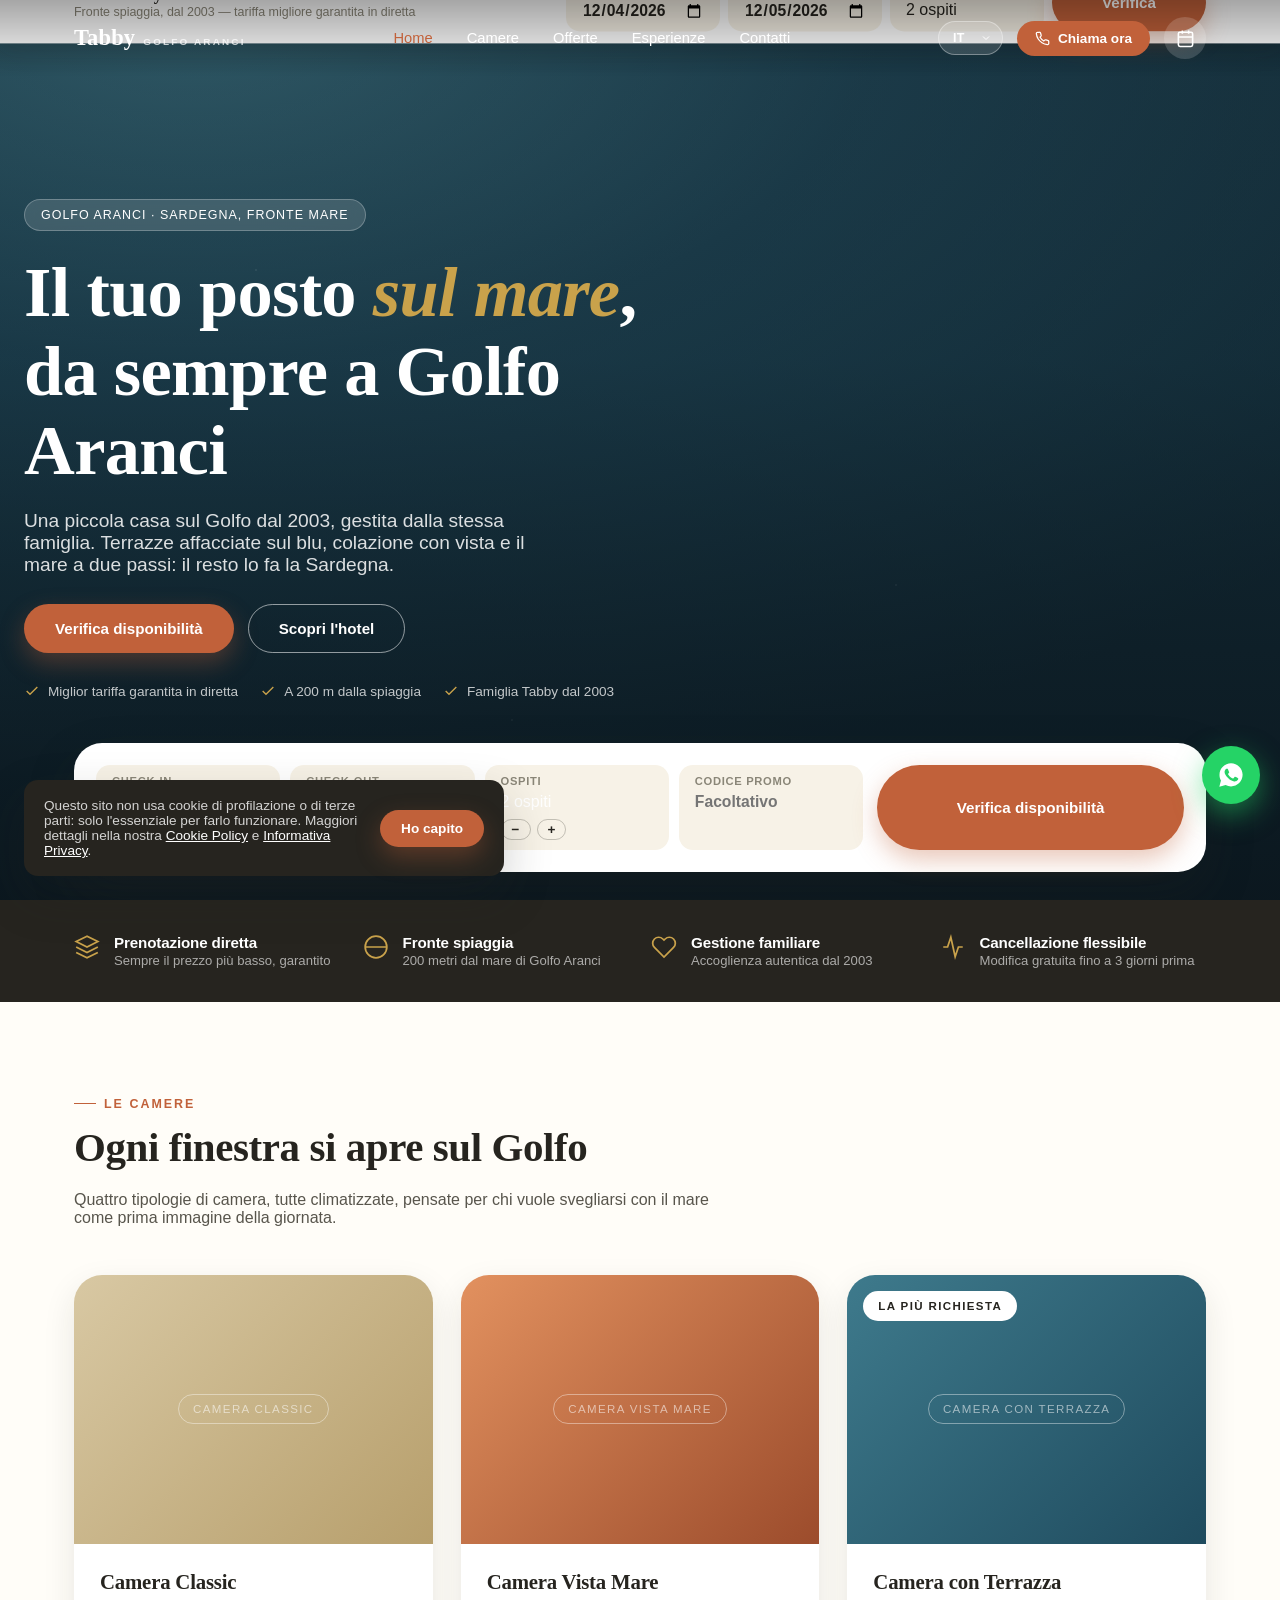
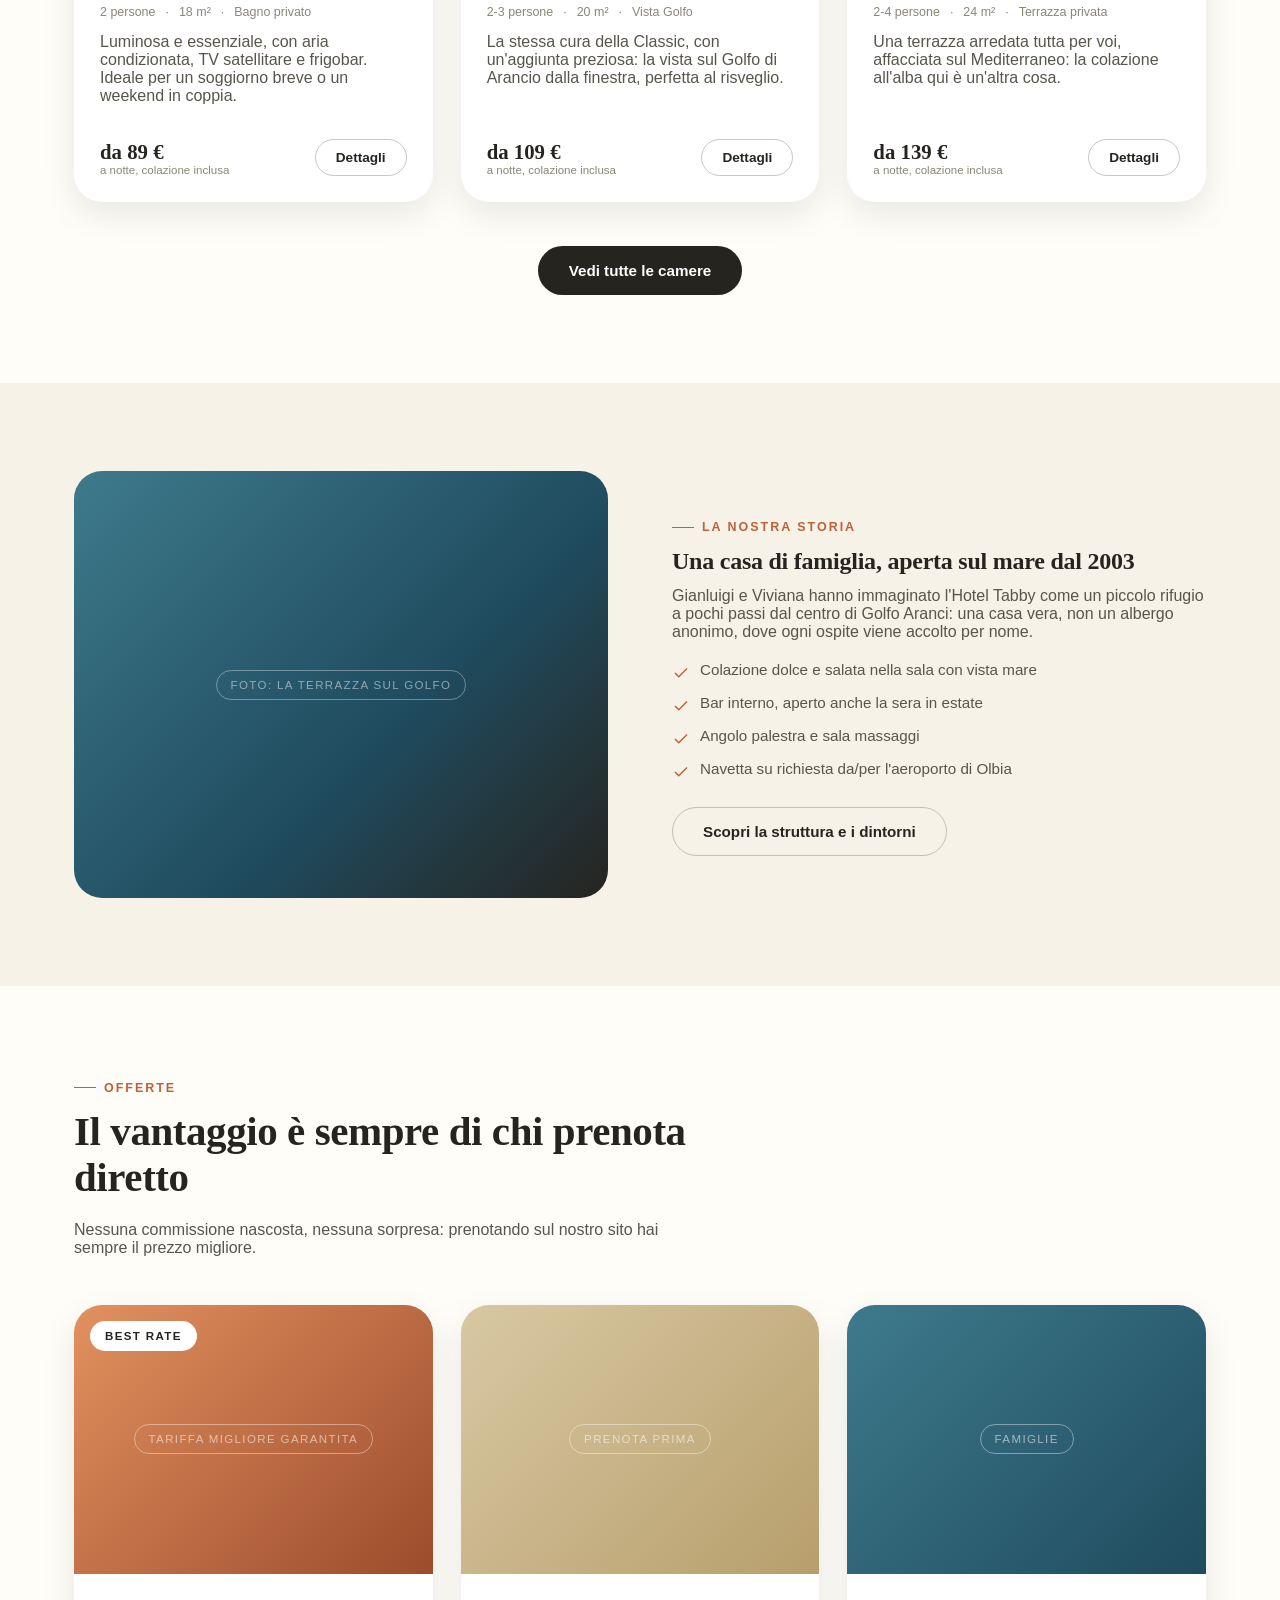
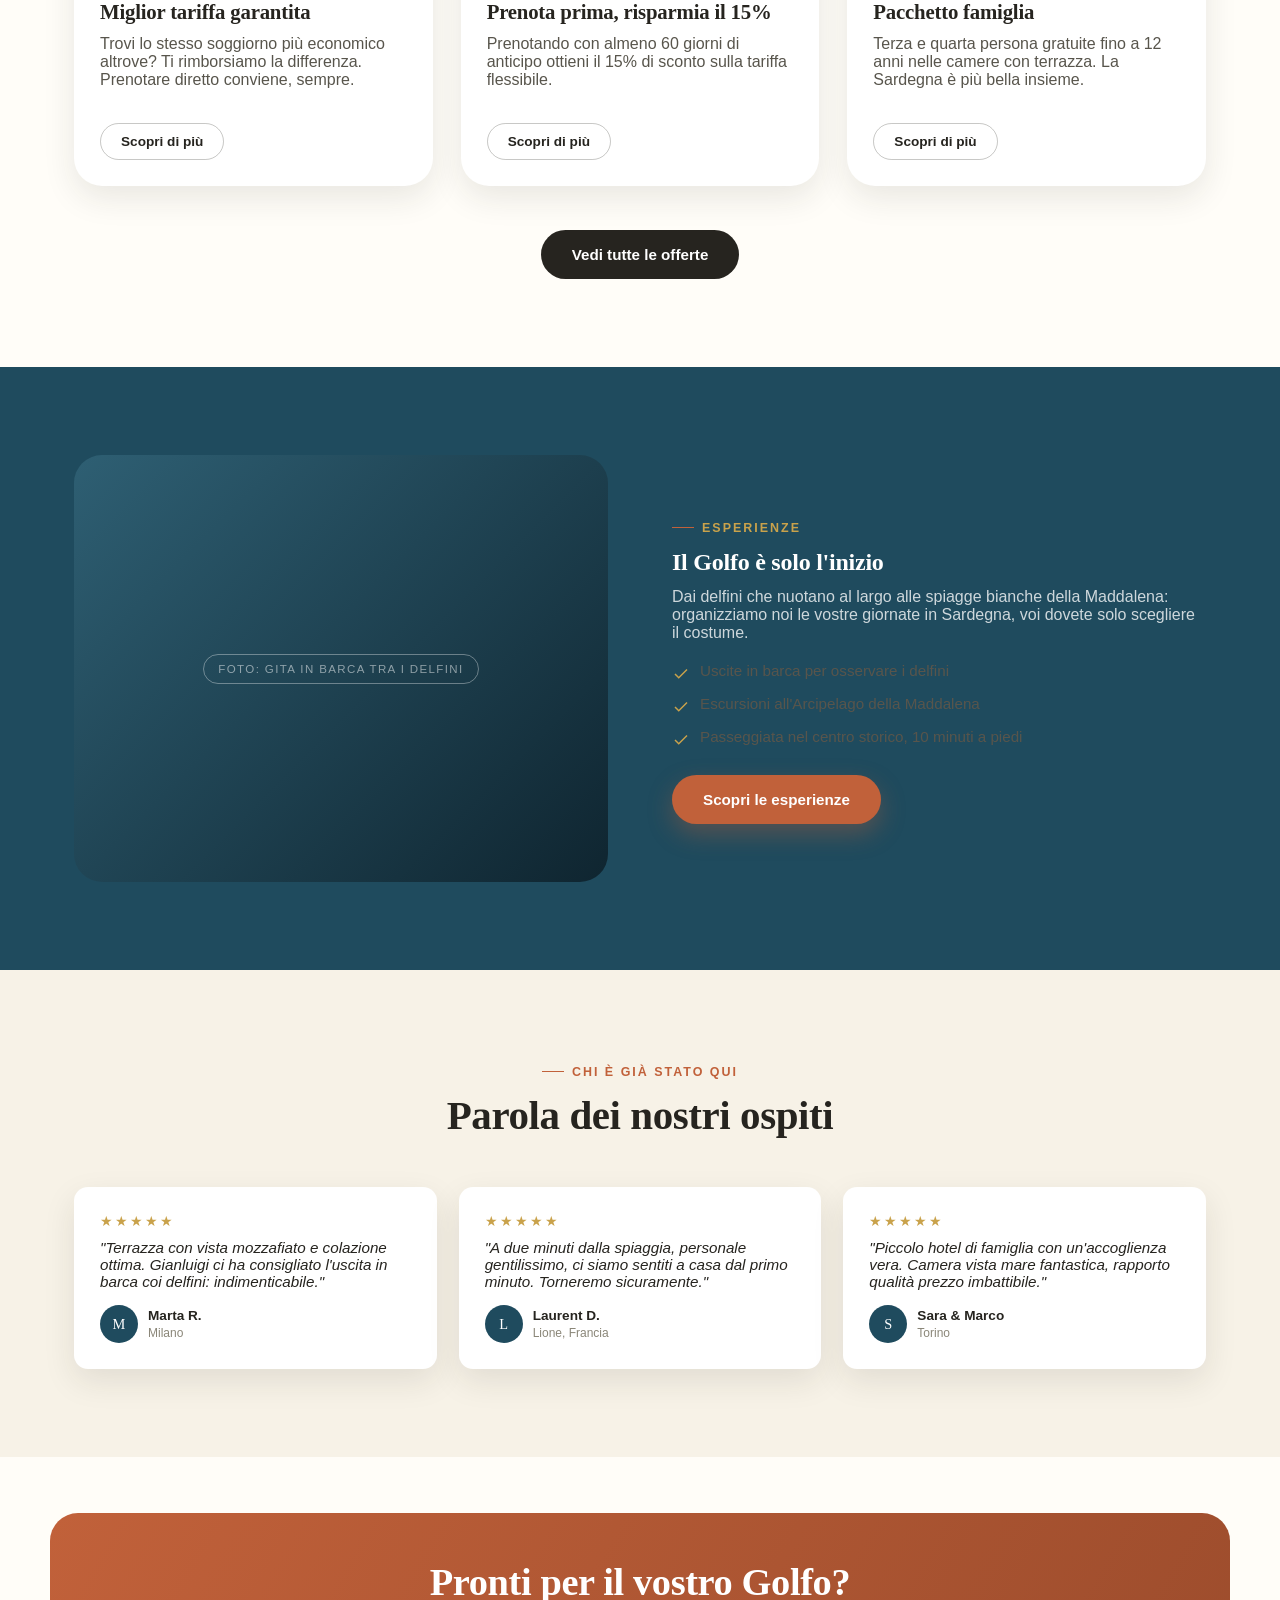
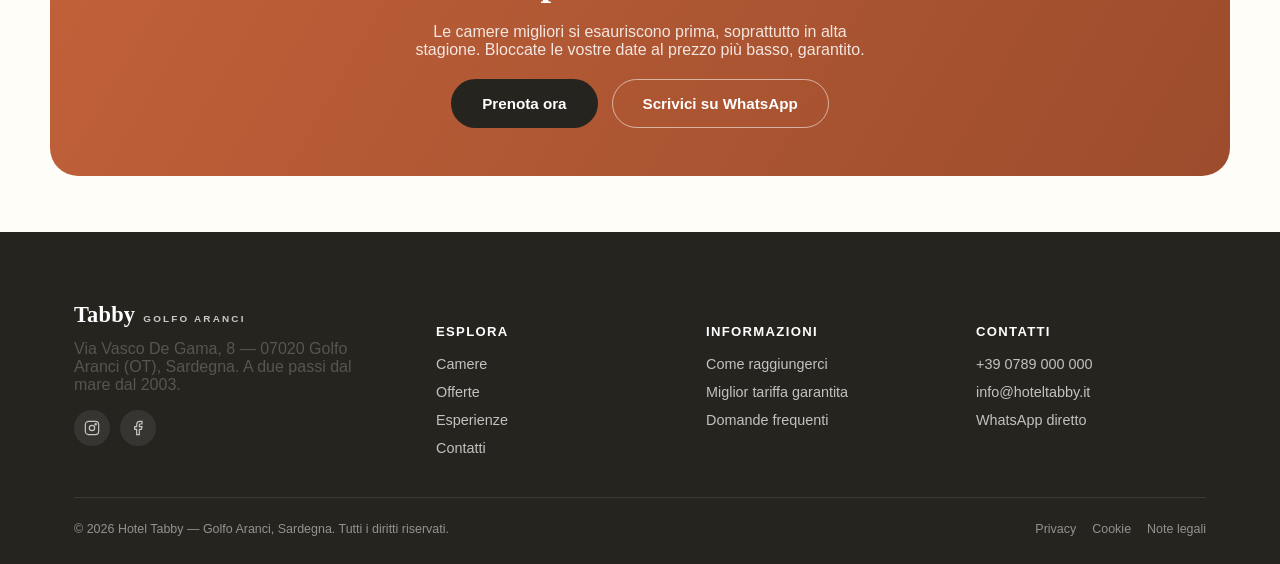
<file: index.html>
<!doctype html>
<html lang="it">
<head>
<meta charset="UTF-8" />
<meta name="viewport" content="width=device-width, initial-scale=1, viewport-fit=cover" />
<title data-i18n="meta.home.title">Hotel Tabby — Boutique sul mare a Golfo Aranci, Sardegna</title>
<meta name="description" data-i18n-content="meta.home.description" content="Hotel Tabby: a due passi dal mare di Golfo Aranci, in Sardegna. Camere con terrazza vista mare, colazione affacciata sul golfo, gite in barca tra i delfini. Prenota diretto al miglior prezzo garantito." />
<link rel="icon" href="data:image/svg+xml,<svg xmlns=%22http://www.w3.org/2000/svg%22 viewBox=%220 0 100 100%22><text y=%22.9em%22 font-size=%2290%22>🌊</text></svg>" />
<link rel="stylesheet" href="assets/css/style.css?v=5" />
</head>
<body>

<!-- ============ HEADER ============ -->
<header class="site-header">
  <div class="container">
    <a href="index.html" class="brand">Tabby <small>Golfo Aranci</small></a>
    <nav class="nav-desktop" aria-label="Navigazione principale">
      <ul>
        <li><a href="index.html" data-i18n="nav.home">Home</a></li>
        <li><a href="camere.html" data-i18n="nav.rooms">Camere</a></li>
        <li><a href="offerte.html" data-i18n="nav.offers">Offerte</a></li>
        <li><a href="esperienze.html" data-i18n="nav.experiences">Esperienze</a></li>
        <li><a href="contatti.html" data-i18n="nav.contact">Contatti</a></li>
      </ul>
    </nav>
    <div class="header-actions">
      <select class="lang-switch" data-lang-switch aria-label="Lingua / Language / Langue / Sprache / Idioma">
        <option value="it">IT</option>
        <option value="en">EN</option>
        <option value="fr">FR</option>
        <option value="de">DE</option>
        <option value="es">ES</option>
      </select>
      <a class="call-pill" href="tel:+390789000000">
        <svg viewBox="0 0 24 24" fill="none" stroke="currentColor" stroke-width="2"><path d="M22 16.92v3a2 2 0 0 1-2.18 2 19.79 19.79 0 0 1-8.63-3.07 19.5 19.5 0 0 1-6-6 19.79 19.79 0 0 1-3.07-8.67A2 2 0 0 1 4.11 2h3a2 2 0 0 1 2 1.72c.127.96.361 1.903.7 2.81a2 2 0 0 1-.45 2.11L8.09 9.91a16 16 0 0 0 6 6l1.27-1.27a2 2 0 0 1 2.11-.45c.907.339 1.85.573 2.81.7A2 2 0 0 1 22 16.92z"/></svg>
        <span data-i18n="header.callNow">Chiama ora</span>
      </a>
      <a class="icon-btn" href="camere.html#prenota" aria-label="Prenota" data-i18n-aria="header.bookAria">
        <svg viewBox="0 0 24 24" fill="none" stroke="currentColor" stroke-width="2"><rect x="3" y="4" width="18" height="18" rx="2"/><path d="M16 2v4M8 2v4M3 10h18"/></svg>
      </a>
      <button class="nav-toggle" aria-label="Apri il menu" data-i18n-aria="header.menuAria">
        <svg viewBox="0 0 24 24" fill="none" stroke="currentColor" stroke-width="2"><path d="M3 12h18M3 6h18M3 18h18"/></svg>
      </button>
    </div>
  </div>
</header>

<!-- Sticky compact booking bar (desktop, appears on scroll) -->
<div class="sticky-bar">
  <div class="container sticky-bar-inner">
    <div class="sticky-bar-info">
      <strong>Hotel Tabby · Golfo Aranci</strong>
      <span data-i18n="stickyBar.tagline">Fronte spiaggia, dal 2003 — tariffa migliore garantita in diretta</span>
    </div>
    <form class="booking-grid" data-booking-form style="flex:1;max-width:640px;display:grid;grid-template-columns:repeat(4,1fr);gap:8px;">
      <div class="booking-field"><label for="sb-in" data-i18n="booking.checkin">Check-in</label><input id="sb-in" type="date" data-checkin required /></div>
      <div class="booking-field"><label for="sb-out" data-i18n="booking.checkout">Check-out</label><input id="sb-out" type="date" data-checkout required /></div>
      <div class="booking-field" data-guest-control>
        <label data-i18n="booking.guests">Ospiti</label>
        <input type="hidden" value="2" />
        <span data-guest-count>2 ospiti</span>
      </div>
      <button type="submit" class="btn btn-primary booking-submit" data-i18n="booking.verify">Verifica</button>
    </form>
  </div>
</div>

<!-- Mobile nav drawer -->
<div class="mobile-nav" id="mobile-nav">
  <div class="mobile-nav-top">
    <a href="index.html" class="brand">Tabby <small>Golfo Aranci</small></a>
    <button class="mobile-nav-close" aria-label="Chiudi il menu" data-i18n-aria="header.closeMenuAria">
      <svg viewBox="0 0 24 24" fill="none" stroke="currentColor" stroke-width="2"><path d="M18 6 6 18M6 6l12 12"/></svg>
    </button>
  </div>
  <ul>
    <li><a href="index.html" data-i18n="nav.home">Home</a></li>
    <li><a href="camere.html" data-i18n="nav.rooms">Camere</a></li>
    <li><a href="offerte.html" data-i18n="nav.offers">Offerte</a></li>
    <li><a href="esperienze.html" data-i18n="nav.experiences">Esperienze</a></li>
    <li><a href="contatti.html" data-i18n="nav.contact">Contatti</a></li>
  </ul>
  <div class="mobile-nav-footer">
    <select class="lang-switch" data-lang-switch aria-label="Lingua / Language / Langue / Sprache / Idioma">
      <option value="it">Italiano</option>
      <option value="en">English</option>
      <option value="fr">Français</option>
      <option value="de">Deutsch</option>
      <option value="es">Español</option>
    </select>
    <a href="tel:+390789000000">+39 0789 000 000</a>
    <a href="https://wa.me/390789000000" target="_blank" rel="noopener" data-i18n="mobileNav.whatsapp">WhatsApp: scrivici ora</a>
    <a href="mailto:info@hoteltabby.it">info@hoteltabby.it</a>
  </div>
</div>

<main>
<!-- ============ HERO ============ -->
<section class="hero">
  <div class="hero-inner">
    <div class="hero-content">
      <span class="hero-tag" data-i18n="home.hero.tag">Golfo Aranci · Sardegna, fronte mare</span>
      <h1 data-i18n="home.hero.title" data-i18n-html>Il tuo posto <em>sul mare</em>,<br />da sempre a Golfo Aranci</h1>
      <p class="lead" data-i18n="home.hero.lead">Una piccola casa sul Golfo dal 2003, gestita dalla stessa famiglia. Terrazze affacciate sul blu, colazione con vista e il mare a due passi: il resto lo fa la Sardegna.</p>
      <div class="hero-ctas">
        <a href="camere.html#prenota" class="btn btn-primary" data-i18n="booking.checkAvailability">Verifica disponibilità</a>
        <a href="#storia" class="btn btn-ghost" data-i18n="home.hero.cta2">Scopri l'hotel</a>
      </div>
      <ul class="hero-trust">
        <li><svg viewBox="0 0 24 24" fill="none" stroke="currentColor" stroke-width="2"><path d="M20 6 9 17l-5-5"/></svg> <span data-i18n="home.trust1">Miglior tariffa garantita in diretta</span></li>
        <li><svg viewBox="0 0 24 24" fill="none" stroke="currentColor" stroke-width="2"><path d="M20 6 9 17l-5-5"/></svg> <span data-i18n="home.trust2">A 200 m dalla spiaggia</span></li>
        <li><svg viewBox="0 0 24 24" fill="none" stroke="currentColor" stroke-width="2"><path d="M20 6 9 17l-5-5"/></svg> <span data-i18n="home.trust3">Famiglia Tabby dal 2003</span></li>
      </ul>
    </div>

    <div class="booking-widget">
      <form class="booking-card" data-booking-form>
        <div class="booking-grid">
          <div class="booking-field">
            <label for="in-date" data-i18n="booking.checkin">Check-in</label>
            <input id="in-date" type="date" data-checkin required />
          </div>
          <div class="booking-field">
            <label for="out-date" data-i18n="booking.checkout">Check-out</label>
            <input id="out-date" type="date" data-checkout required />
          </div>
          <div class="booking-field" data-guest-control>
            <label data-i18n="booking.guests">Ospiti</label>
            <input type="hidden" value="2" />
            <span data-guest-count>2 ospiti</span>
            <div style="display:flex;gap:6px;margin-top:2px;">
              <button type="button" class="btn btn-outline btn-sm" data-guest-dec style="padding:2px 10px;">−</button>
              <button type="button" class="btn btn-outline btn-sm" data-guest-inc style="padding:2px 10px;">+</button>
            </div>
          </div>
          <div class="booking-field">
            <label for="promo" data-i18n="booking.promo">Codice promo</label>
            <input id="promo" type="text" placeholder="Facoltativo" data-i18n-placeholder="booking.promoPlaceholder" />
          </div>
        </div>
        <button type="submit" class="btn btn-primary booking-submit btn-block" data-i18n="booking.checkAvailability">Verifica disponibilità</button>
      </form>
    </div>
  </div>
</section>

<!-- ============ USP STRIP ============ -->
<section class="usp-strip">
  <div class="container">
    <ul>
      <li>
        <svg viewBox="0 0 24 24" fill="none" stroke="currentColor" stroke-width="1.6"><path d="M12 2 2 7l10 5 10-5-10-5ZM2 17l10 5 10-5M2 12l10 5 10-5"/></svg>
        <div><h4 data-i18n="home.usp1.title">Prenotazione diretta</h4><p data-i18n="home.usp1.desc">Sempre il prezzo più basso, garantito</p></div>
      </li>
      <li>
        <svg viewBox="0 0 24 24" fill="none" stroke="currentColor" stroke-width="1.6"><path d="M2 12h20M2 12a10 10 0 0 1 20 0M2 12a10 10 0 0 0 20 0"/></svg>
        <div><h4 data-i18n="home.usp2.title">Fronte spiaggia</h4><p data-i18n="home.usp2.desc">200 metri dal mare di Golfo Aranci</p></div>
      </li>
      <li>
        <svg viewBox="0 0 24 24" fill="none" stroke="currentColor" stroke-width="1.6"><path d="M20.84 4.61a5.5 5.5 0 0 0-7.78 0L12 5.67l-1.06-1.06a5.5 5.5 0 1 0-7.78 7.78L12 21.23l8.84-8.84a5.5 5.5 0 0 0 0-7.78Z"/></svg>
        <div><h4 data-i18n="home.usp3.title">Gestione familiare</h4><p data-i18n="home.usp3.desc">Accoglienza autentica dal 2003</p></div>
      </li>
      <li>
        <svg viewBox="0 0 24 24" fill="none" stroke="currentColor" stroke-width="1.6"><path d="M3 12h4l3-9 4 18 3-9h4"/></svg>
        <div><h4 data-i18n="home.usp4.title">Cancellazione flessibile</h4><p data-i18n="home.usp4.desc">Modifica gratuita fino a 3 giorni prima</p></div>
      </li>
    </ul>
  </div>
</section>

<!-- ============ ROOMS PREVIEW ============ -->
<section class="section" id="camere">
  <div class="container">
    <div class="section-head">
      <span class="eyebrow" data-i18n="home.rooms.eyebrow">Le camere</span>
      <h2 data-i18n="home.rooms.title">Ogni finestra si apre sul Golfo</h2>
      <p data-i18n="home.rooms.lead">Quattro tipologie di camera, tutte climatizzate, pensate per chi vuole svegliarsi con il mare come prima immagine della giornata.</p>
    </div>

    <div class="grid cols-3 reveal">
      <article class="card">
        <div class="card-media tone-sand"><span data-i18n="room.classic.name">Camera Classic</span></div>
        <div class="card-body">
          <h3 data-i18n="room.classic.name">Camera Classic</h3>
          <div class="card-meta">
            <span data-i18n="room.classic.meta1">2 persone</span><span>·</span><span data-i18n="room.classic.meta2">18 m²</span><span>·</span><span data-i18n="room.classic.meta3">Bagno privato</span>
          </div>
          <p data-i18n="room.classic.desc">Luminosa e essenziale, con aria condizionata, TV satellitare e frigobar. Ideale per un soggiorno breve o un weekend in coppia.</p>
          <div class="card-footer">
            <div class="price"><strong data-i18n="room.classic.price">da 89 €</strong><span data-i18n="room.priceNote">a notte, colazione inclusa</span></div>
            <a href="camere.html#classic" class="btn btn-outline btn-sm" data-i18n="common.details">Dettagli</a>
          </div>
        </div>
      </article>

      <article class="card">
        <div class="card-media tone-terracotta"><span data-i18n="room.seaview.name">Camera Vista Mare</span></div>
        <div class="card-body">
          <h3 data-i18n="room.seaview.name">Camera Vista Mare</h3>
          <div class="card-meta">
            <span data-i18n="room.seaview.meta1">2-3 persone</span><span>·</span><span data-i18n="room.seaview.meta2">20 m²</span><span>·</span><span data-i18n="room.seaview.meta3">Vista Golfo</span>
          </div>
          <p data-i18n="room.seaview.desc">La stessa cura della Classic, con un'aggiunta preziosa: la vista sul Golfo di Arancio dalla finestra, perfetta al risveglio.</p>
          <div class="card-footer">
            <div class="price"><strong data-i18n="room.seaview.price">da 109 €</strong><span data-i18n="room.priceNote">a notte, colazione inclusa</span></div>
            <a href="camere.html#vista-mare" class="btn btn-outline btn-sm" data-i18n="common.details">Dettagli</a>
          </div>
        </div>
      </article>

      <article class="card">
        <div class="card-media"><span class="card-badge" data-i18n="room.terrace.badge">La più richiesta</span><span data-i18n="room.terrace.name">Camera con Terrazza</span></div>
        <div class="card-body">
          <h3 data-i18n="room.terrace.name">Camera con Terrazza</h3>
          <div class="card-meta">
            <span data-i18n="room.terrace.meta1">2-4 persone</span><span>·</span><span data-i18n="room.terrace.meta2">24 m²</span><span>·</span><span data-i18n="room.terrace.meta3">Terrazza privata</span>
          </div>
          <p data-i18n="room.terrace.desc">Una terrazza arredata tutta per voi, affacciata sul Mediterraneo: la colazione all'alba qui è un'altra cosa.</p>
          <div class="card-footer">
            <div class="price"><strong data-i18n="room.terrace.price">da 139 €</strong><span data-i18n="room.priceNote">a notte, colazione inclusa</span></div>
            <a href="camere.html#terrazza" class="btn btn-outline btn-sm" data-i18n="common.details">Dettagli</a>
          </div>
        </div>
      </article>
    </div>

    <div class="section-cta">
      <a href="camere.html" class="btn btn-dark" data-i18n="home.rooms.cta">Vedi tutte le camere</a>
    </div>
  </div>
</section>

<!-- ============ ABOUT / STORIA ============ -->
<section class="section section--sand" id="storia">
  <div class="container">
    <div class="split reveal">
      <div class="split-media"><span data-i18n="home.storia.photoLabel">Foto: la terrazza sul Golfo</span></div>
      <div>
        <span class="eyebrow" data-i18n="home.storia.eyebrow">La nostra storia</span>
        <h2 data-i18n="home.storia.title">Una casa di famiglia, aperta sul mare dal 2003</h2>
        <p data-i18n="home.storia.lead">Gianluigi e Viviana hanno immaginato l'Hotel Tabby come un piccolo rifugio a pochi passi dal centro di Golfo Aranci: una casa vera, non un albergo anonimo, dove ogni ospite viene accolto per nome.</p>
        <ul class="check-list">
          <li><svg viewBox="0 0 24 24" fill="none" stroke="currentColor" stroke-width="2"><path d="M20 6 9 17l-5-5"/></svg> <span data-i18n="home.storia.list1">Colazione dolce e salata nella sala con vista mare</span></li>
          <li><svg viewBox="0 0 24 24" fill="none" stroke="currentColor" stroke-width="2"><path d="M20 6 9 17l-5-5"/></svg> <span data-i18n="home.storia.list2">Bar interno, aperto anche la sera in estate</span></li>
          <li><svg viewBox="0 0 24 24" fill="none" stroke="currentColor" stroke-width="2"><path d="M20 6 9 17l-5-5"/></svg> <span data-i18n="home.storia.list3">Angolo palestra e sala massaggi</span></li>
          <li><svg viewBox="0 0 24 24" fill="none" stroke="currentColor" stroke-width="2"><path d="M20 6 9 17l-5-5"/></svg> <span data-i18n="home.storia.list4">Navetta su richiesta da/per l'aeroporto di Olbia</span></li>
        </ul>
        <a href="esperienze.html" class="btn btn-outline" data-i18n="home.storia.cta">Scopri la struttura e i dintorni</a>
      </div>
    </div>
  </div>
</section>

<!-- ============ OFFERS TEASER ============ -->
<section class="section" id="offerte">
  <div class="container">
    <div class="section-head">
      <span class="eyebrow" data-i18n="home.offers.eyebrow">Offerte</span>
      <h2 data-i18n="home.offers.title">Il vantaggio è sempre di chi prenota diretto</h2>
      <p data-i18n="home.offers.lead">Nessuna commissione nascosta, nessuna sorpresa: prenotando sul nostro sito hai sempre il prezzo migliore.</p>
    </div>

    <div class="grid cols-3 reveal">
      <article class="card">
        <div class="card-media tone-terracotta"><span class="card-badge">Best Rate</span><span data-i18n="offer.bestrate.tag">Tariffa migliore garantita</span></div>
        <div class="card-body">
          <h3 data-i18n="offer.bestrate.title">Miglior tariffa garantita</h3>
          <p data-i18n="offer.bestrate.desc">Trovi lo stesso soggiorno più economico altrove? Ti rimborsiamo la differenza. Prenotare diretto conviene, sempre.</p>
          <div class="card-footer"><a href="offerte.html#best-rate" class="btn btn-outline btn-sm" data-i18n="common.discoverMore">Scopri di più</a></div>
        </div>
      </article>
      <article class="card">
        <div class="card-media tone-sand"><span data-i18n="offer.early.tag">Prenota prima</span></div>
        <div class="card-body">
          <h3 data-i18n="offer.early.title">Prenota prima, risparmia il 15%</h3>
          <p data-i18n="offer.early.desc">Prenotando con almeno 60 giorni di anticipo ottieni il 15% di sconto sulla tariffa flessibile.</p>
          <div class="card-footer"><a href="offerte.html#early-booking" class="btn btn-outline btn-sm" data-i18n="common.discoverMore">Scopri di più</a></div>
        </div>
      </article>
      <article class="card">
        <div class="card-media"><span data-i18n="offer.family.tag">Famiglie</span></div>
        <div class="card-body">
          <h3 data-i18n="offer.family.title">Pacchetto famiglia</h3>
          <p data-i18n="offer.family.desc">Terza e quarta persona gratuite fino a 12 anni nelle camere con terrazza. La Sardegna è più bella insieme.</p>
          <div class="card-footer"><a href="offerte.html#famiglia" class="btn btn-outline btn-sm" data-i18n="common.discoverMore">Scopri di più</a></div>
        </div>
      </article>
    </div>

    <div class="section-cta">
      <a href="offerte.html" class="btn btn-dark" data-i18n="home.offers.cta">Vedi tutte le offerte</a>
    </div>
  </div>
</section>

<!-- ============ EXPERIENCES ============ -->
<section class="section section--sea">
  <div class="container">
    <div class="split reveal">
      <div>
        <span class="eyebrow" style="color:var(--color-gold);" data-i18n="home.experience.eyebrow">Esperienze</span>
        <h2 data-i18n="home.experience.title">Il Golfo è solo l'inizio</h2>
        <p data-i18n="home.experience.lead">Dai delfini che nuotano al largo alle spiagge bianche della Maddalena: organizziamo noi le vostre giornate in Sardegna, voi dovete solo scegliere il costume.</p>
        <ul class="check-list">
          <li><svg viewBox="0 0 24 24" fill="none" stroke="currentColor" stroke-width="2" style="color:var(--color-gold);"><path d="M20 6 9 17l-5-5"/></svg> <span data-i18n="home.experience.list1">Uscite in barca per osservare i delfini</span></li>
          <li><svg viewBox="0 0 24 24" fill="none" stroke="currentColor" stroke-width="2" style="color:var(--color-gold);"><path d="M20 6 9 17l-5-5"/></svg> <span data-i18n="home.experience.list2">Escursioni all'Arcipelago della Maddalena</span></li>
          <li><svg viewBox="0 0 24 24" fill="none" stroke="currentColor" stroke-width="2" style="color:var(--color-gold);"><path d="M20 6 9 17l-5-5"/></svg> <span data-i18n="home.experience.list3">Passeggiata nel centro storico, 10 minuti a piedi</span></li>
        </ul>
        <a href="esperienze.html" class="btn btn-primary" data-i18n="home.experience.cta">Scopri le esperienze</a>
      </div>
      <div class="split-media reverse-order" style="background:linear-gradient(135deg,#2e5f73,#0f2530);"><span data-i18n="home.experience.photoLabel">Foto: gita in barca tra i delfini</span></div>
    </div>
  </div>
</section>

<!-- ============ TESTIMONIALS ============ -->
<section class="section section--sand">
  <div class="container">
    <div class="section-head center">
      <span class="eyebrow" data-i18n="home.testimonials.eyebrow">Chi è già stato qui</span>
      <h2 data-i18n="home.testimonials.title">Parola dei nostri ospiti</h2>
    </div>
    <div class="testimonials reveal">
      <div class="testimonial">
        <div class="stars">★★★★★</div>
        <p data-i18n="home.testimonial1.quote">"Terrazza con vista mozzafiato e colazione ottima. Gianluigi ci ha consigliato l'uscita in barca coi delfini: indimenticabile."</p>
        <div class="testimonial-author">
          <div class="testimonial-avatar">M</div>
          <div><strong>Marta R.</strong><span data-i18n="home.testimonial1.location">Milano</span></div>
        </div>
      </div>
      <div class="testimonial">
        <div class="stars">★★★★★</div>
        <p data-i18n="home.testimonial2.quote">"A due minuti dalla spiaggia, personale gentilissimo, ci siamo sentiti a casa dal primo minuto. Torneremo sicuramente."</p>
        <div class="testimonial-author">
          <div class="testimonial-avatar">L</div>
          <div><strong>Laurent D.</strong><span data-i18n="home.testimonial2.location">Lione, Francia</span></div>
        </div>
      </div>
      <div class="testimonial">
        <div class="stars">★★★★★</div>
        <p data-i18n="home.testimonial3.quote">"Piccolo hotel di famiglia con un'accoglienza vera. Camera vista mare fantastica, rapporto qualità prezzo imbattibile."</p>
        <div class="testimonial-author">
          <div class="testimonial-avatar">S</div>
          <div><strong>Sara & Marco</strong><span data-i18n="home.testimonial3.location">Torino</span></div>
        </div>
      </div>
    </div>
  </div>
</section>

<!-- ============ CTA BANNER ============ -->
<section class="section--tight">
  <div class="cta-banner reveal">
    <h2 data-i18n="home.cta.title">Pronti per il vostro Golfo?</h2>
    <p data-i18n="home.cta.lead">Le camere migliori si esauriscono prima, soprattutto in alta stagione. Bloccate le vostre date al prezzo più basso, garantito.</p>
    <div class="cta-banner-actions">
      <a href="camere.html#prenota" class="btn btn-dark" data-i18n="common.bookNow">Prenota ora</a>
      <a href="https://wa.me/390789000000" target="_blank" rel="noopener" class="btn btn-ghost" data-i18n="floating.whatsapp">Scrivici su WhatsApp</a>
    </div>
  </div>
</section>
</main>

<!-- ============ FOOTER ============ -->
<footer class="site-footer">
  <div class="container">
    <div class="footer-grid">
      <div class="footer-brand">
        <a href="index.html" class="brand">Tabby <small>Golfo Aranci</small></a>
        <p style="max-width:280px;" data-i18n="footer.addressLine">Via Vasco De Gama, 8 — 07020 Golfo Aranci (OT), Sardegna. A due passi dal mare dal 2003.</p>
        <div class="footer-social">
          <a href="https://www.instagram.com/hoteltabby/" target="_blank" rel="noopener" aria-label="Instagram"><svg viewBox="0 0 24 24" fill="none" stroke="currentColor" stroke-width="1.8"><rect x="2" y="2" width="20" height="20" rx="5"/><circle cx="12" cy="12" r="4"/><circle cx="17.5" cy="6.5" r="1"/></svg></a>
          <a href="https://www.facebook.com/hoteltabbygolfoaranci/" target="_blank" rel="noopener" aria-label="Facebook"><svg viewBox="0 0 24 24" fill="none" stroke="currentColor" stroke-width="1.8"><path d="M18 2h-3a5 5 0 0 0-5 5v3H7v4h3v8h4v-8h3l1-4h-4V7a1 1 0 0 1 1-1h3z"/></svg></a>
        </div>
      </div>
      <div class="footer-col">
        <h5 data-i18n="footer.explore">Esplora</h5>
        <ul>
          <li><a href="camere.html" data-i18n="nav.rooms">Camere</a></li>
          <li><a href="offerte.html" data-i18n="nav.offers">Offerte</a></li>
          <li><a href="esperienze.html" data-i18n="nav.experiences">Esperienze</a></li>
          <li><a href="contatti.html" data-i18n="nav.contact">Contatti</a></li>
        </ul>
      </div>
      <div class="footer-col">
        <h5 data-i18n="footer.info">Informazioni</h5>
        <ul>
          <li><a href="contatti.html" data-i18n="footer.howToReach">Come raggiungerci</a></li>
          <li><a href="offerte.html#best-rate" data-i18n="footer.bestRate">Miglior tariffa garantita</a></li>
          <li><a href="contatti.html#faq" data-i18n="footer.faq">Domande frequenti</a></li>
        </ul>
      </div>
      <div class="footer-col">
        <h5 data-i18n="nav.contact">Contatti</h5>
        <ul>
          <li><a href="tel:+390789000000">+39 0789 000 000</a></li>
          <li><a href="mailto:info@hoteltabby.it">info@hoteltabby.it</a></li>
          <li><a href="https://wa.me/390789000000" target="_blank" rel="noopener" data-i18n="footer.whatsappDirect">WhatsApp diretto</a></li>
        </ul>
      </div>
    </div>
    <div class="footer-bottom">
      <div class="footer-bottom-row">
        <span>© <span id="year"></span> <span data-i18n="footer.copyright">Hotel Tabby — Golfo Aranci, Sardegna. Tutti i diritti riservati.</span></span>
        <nav class="footer-legal-links" aria-label="Informazioni legali">
          <a href="privacy.html" data-i18n="footer.legalPrivacy">Privacy</a>
          <a href="cookie-policy.html" data-i18n="footer.legalCookie">Cookie</a>
          <a href="note-legali.html" data-i18n="footer.legalNotice">Note legali</a>
        </nav>
      </div>
    </div>
  </div>
</footer>

<!-- Mobile persistent CTA -->
<div class="mobile-cta">
  <a href="tel:+390789000000" class="btn btn-outline"><svg viewBox="0 0 24 24" width="16" height="16" fill="none" stroke="currentColor" stroke-width="2" style="margin-right:6px;"><path d="M22 16.92v3a2 2 0 0 1-2.18 2 19.79 19.79 0 0 1-8.63-3.07 19.5 19.5 0 0 1-6-6 19.79 19.79 0 0 1-3.07-8.67A2 2 0 0 1 4.11 2h3a2 2 0 0 1 2 1.72c.127.96.361 1.903.7 2.81a2 2 0 0 1-.45 2.11L8.09 9.91a16 16 0 0 0 6 6l1.27-1.27a2 2 0 0 1 2.11-.45c.907.339 1.85.573 2.81.7A2 2 0 0 1 22 16.92z"/></svg><span data-i18n="mobileCta.call">Chiama</span></a>
  <a href="camere.html#prenota" class="btn btn-primary" data-i18n="common.bookNow">Prenota ora</a>
</div>

<!-- Floating WhatsApp contact -->
<div class="floating-contact">
  <div class="floating-contact-panel">
    <a href="https://wa.me/390789000000" target="_blank" rel="noopener">
      <svg viewBox="0 0 24 24" fill="currentColor"><path d="M12.04 2C6.58 2 2.13 6.45 2.13 11.91c0 1.75.46 3.39 1.26 4.81L2 22l5.42-1.35a9.9 9.9 0 0 0 4.62 1.15h.01c5.46 0 9.9-4.45 9.9-9.91C21.95 6.45 17.5 2 12.04 2Zm5.8 14.03c-.24.68-1.39 1.3-1.92 1.38-.49.08-1.1.11-1.78-.11-.41-.13-.94-.3-1.62-.6-2.86-1.24-4.72-4.13-4.86-4.32-.14-.19-1.16-1.55-1.16-2.95 0-1.4.73-2.09 1-2.38.27-.29.58-.36.78-.36.19 0 .39 0 .56.01.18.01.42-.07.65.5.24.58.82 2 .89 2.15.07.15.12.32.02.51-.1.19-.15.31-.3.48-.15.17-.31.38-.44.51-.15.15-.3.31-.13.6.17.29.76 1.25 1.63 2.02 1.12.99 2.06 1.3 2.35 1.45.29.15.46.13.63-.08.17-.21.72-.84.91-1.13.19-.29.38-.24.64-.14.26.1 1.65.78 1.93.92.28.14.47.21.54.33.07.12.07.68-.17 1.36Z"/></svg>
      <span data-i18n="floating.whatsapp">Scrivici su WhatsApp</span>
    </a>
    <a href="tel:+390789000000">
      <svg viewBox="0 0 24 24" fill="none" stroke="currentColor" stroke-width="2"><path d="M22 16.92v3a2 2 0 0 1-2.18 2 19.79 19.79 0 0 1-8.63-3.07 19.5 19.5 0 0 1-6-6 19.79 19.79 0 0 1-3.07-8.67A2 2 0 0 1 4.11 2h3a2 2 0 0 1 2 1.72c.127.96.361 1.903.7 2.81a2 2 0 0 1-.45 2.11L8.09 9.91a16 16 0 0 0 6 6l1.27-1.27a2 2 0 0 1 2.11-.45c.907.339 1.85.573 2.81.7A2 2 0 0 1 22 16.92z"/></svg>
      <span data-i18n="floating.call">Chiama la reception</span>
    </a>
    <a href="contatti.html">
      <svg viewBox="0 0 24 24" fill="none" stroke="currentColor" stroke-width="2"><path d="M4 4h16v16H4z" opacity="0"/><path d="M21 15a2 2 0 0 1-2 2H7l-4 4V5a2 2 0 0 1 2-2h14a2 2 0 0 1 2 2z"/></svg>
      <span data-i18n="floating.contact">Scrivici in 1 minuto</span>
    </a>
  </div>
  <button class="floating-contact-btn" aria-label="Apri i contatti rapidi" data-i18n-aria="floating.aria">
    <svg viewBox="0 0 24 24" fill="currentColor"><path d="M12.04 2C6.58 2 2.13 6.45 2.13 11.91c0 1.75.46 3.39 1.26 4.81L2 22l5.42-1.35a9.9 9.9 0 0 0 4.62 1.15h.01c5.46 0 9.9-4.45 9.9-9.91C21.95 6.45 17.5 2 12.04 2Zm5.8 14.03c-.24.68-1.39 1.3-1.92 1.38-.49.08-1.1.11-1.78-.11-.41-.13-.94-.3-1.62-.6-2.86-1.24-4.72-4.13-4.86-4.32-.14-.19-1.16-1.55-1.16-2.95 0-1.4.73-2.09 1-2.38.27-.29.58-.36.78-.36.19 0 .39 0 .56.01.18.01.42-.07.65.5.24.58.82 2 .89 2.15.07.15.12.32.02.51-.1.19-.15.31-.3.48-.15.17-.31.38-.44.51-.15.15-.3.31-.13.6.17.29.76 1.25 1.63 2.02 1.12.99 2.06 1.3 2.35 1.45.29.15.46.13.63-.08.17-.21.72-.84.91-1.13.19-.29.38-.24.64-.14.26.1 1.65.78 1.93.92.28.14.47.21.54.33.07.12.07.68-.17 1.36Z"/></svg>
  </button>
</div>

<!-- Cookie / privacy notice -->
<div class="cookie-notice" id="cookie-notice" role="dialog" aria-label="Informativa cookie">
  <p data-i18n="cookie.text" data-i18n-html>Questo sito non usa cookie di profilazione o di terze parti: solo l'essenziale per farlo funzionare. Maggiori dettagli nella nostra <a href="cookie-policy.html">Cookie Policy</a> e <a href="privacy.html">Informativa Privacy</a>.</p>
  <div class="cookie-notice-actions">
    <button type="button" class="btn btn-primary btn-sm" data-cookie-accept data-i18n="cookie.accept">Ho capito</button>
  </div>
</div>

<script>document.getElementById("year").textContent = new Date().getFullYear();</script>
<script src="assets/js/i18n.js?v=5"></script>
<script src="assets/js/main.js?v=5"></script>
</body>
</html>
</file>
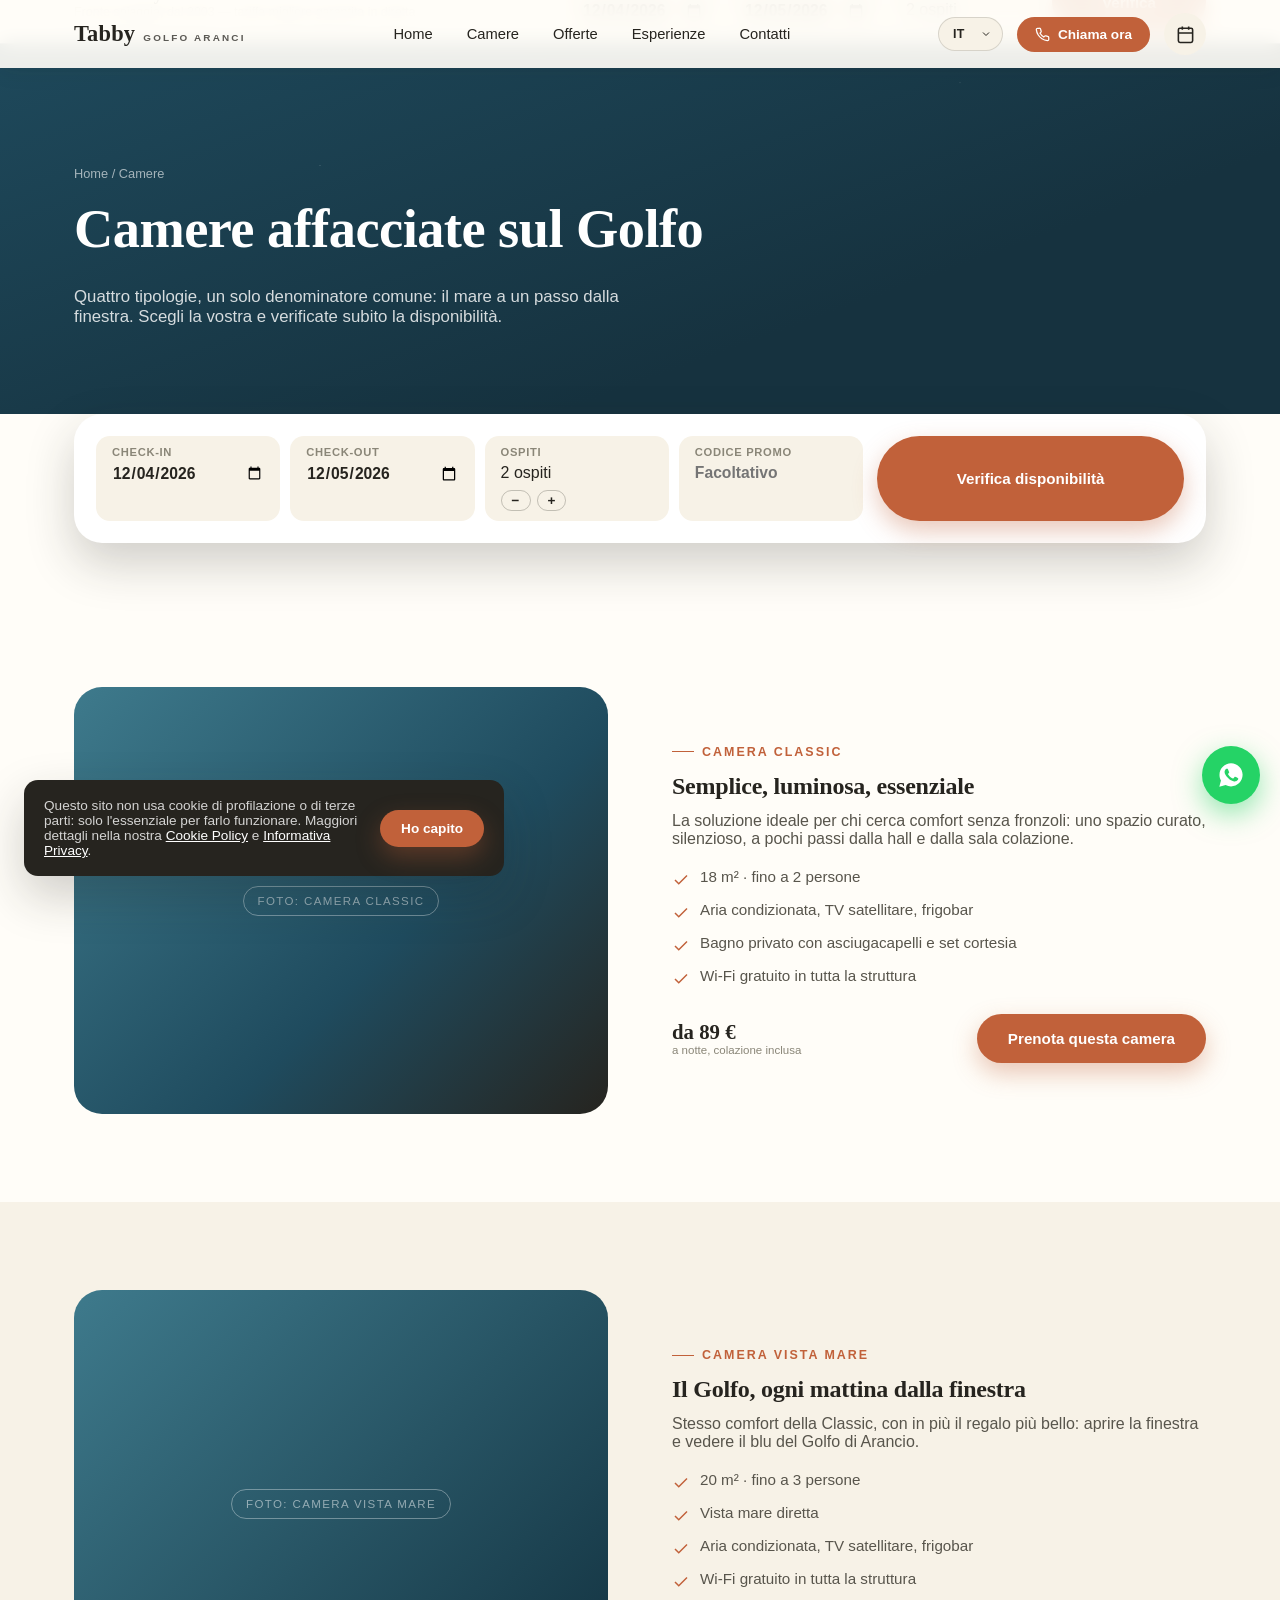
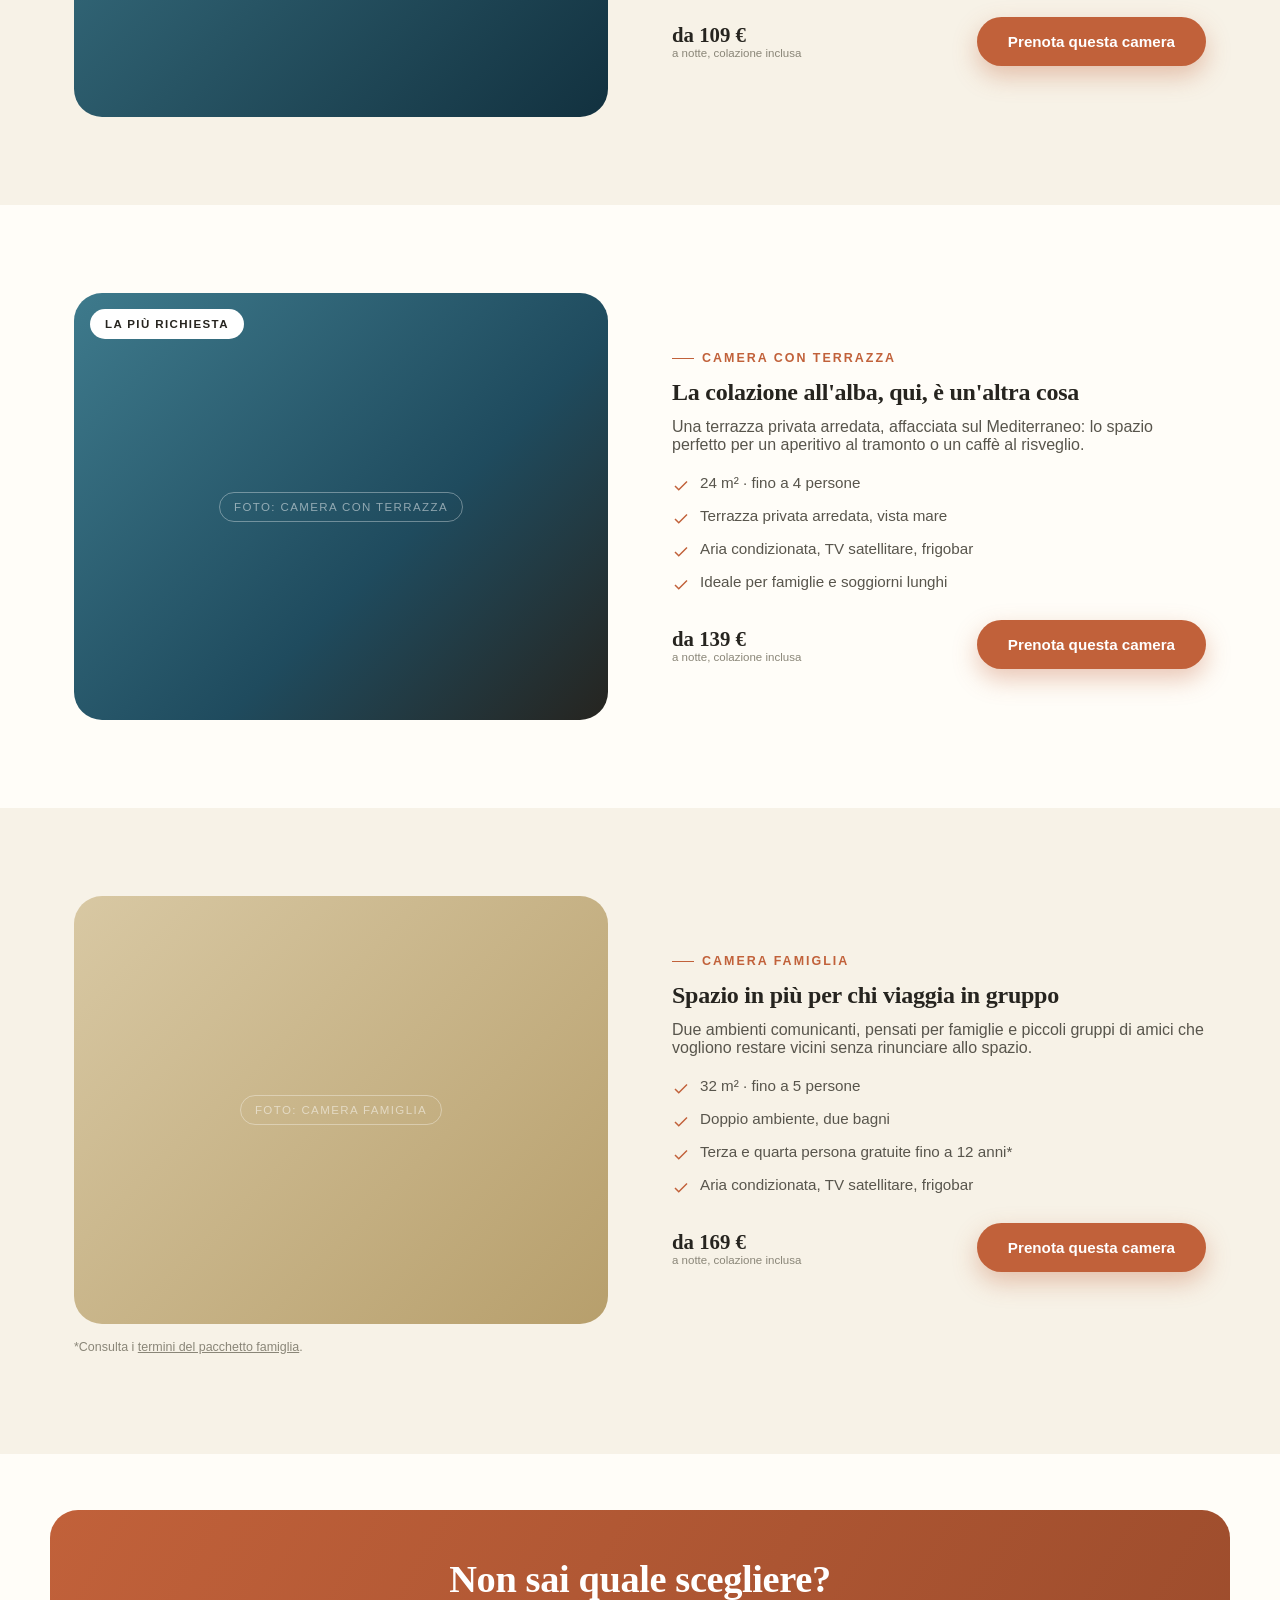
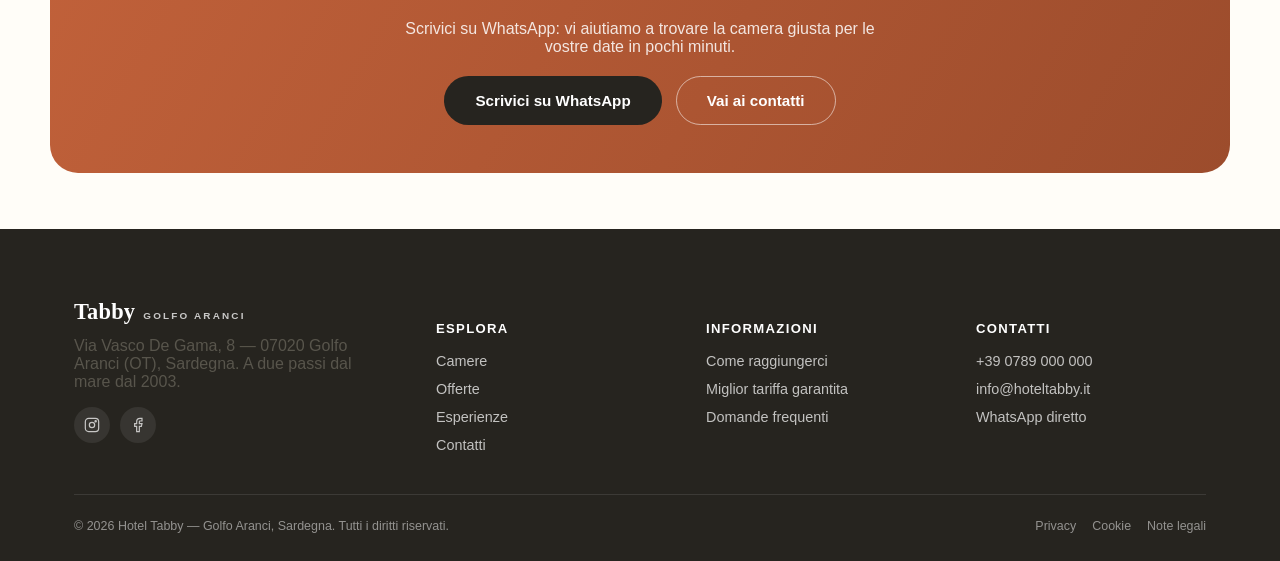
<file: camere.html>
<!doctype html>
<html lang="it">
<head>
<meta charset="UTF-8" />
<meta name="viewport" content="width=device-width, initial-scale=1, viewport-fit=cover" />
<title data-i18n="meta.rooms.title">Camere — Hotel Tabby, Golfo Aranci</title>
<meta name="description" data-i18n-content="meta.rooms.description" content="Scopri le camere dell'Hotel Tabby a Golfo Aranci: Classic, Vista Mare, Terrazza e Famiglia. Tutte climatizzate, a due passi dal mare. Prenota diretto al miglior prezzo." />
<link rel="icon" href="data:image/svg+xml,<svg xmlns=%22http://www.w3.org/2000/svg%22 viewBox=%220 0 100 100%22><text y=%22.9em%22 font-size=%2290%22>🌊</text></svg>" />
<link rel="stylesheet" href="assets/css/style.css?v=5" />
</head>
<body>

<header class="site-header is-solid">
  <div class="container">
    <a href="index.html" class="brand">Tabby <small>Golfo Aranci</small></a>
    <nav class="nav-desktop" aria-label="Navigazione principale">
      <ul>
        <li><a href="index.html" data-i18n="nav.home">Home</a></li>
        <li><a href="camere.html" class="is-active" data-i18n="nav.rooms">Camere</a></li>
        <li><a href="offerte.html" data-i18n="nav.offers">Offerte</a></li>
        <li><a href="esperienze.html" data-i18n="nav.experiences">Esperienze</a></li>
        <li><a href="contatti.html" data-i18n="nav.contact">Contatti</a></li>
      </ul>
    </nav>
    <div class="header-actions">
      <select class="lang-switch" data-lang-switch aria-label="Lingua / Language / Langue / Sprache / Idioma">
        <option value="it">IT</option>
        <option value="en">EN</option>
        <option value="fr">FR</option>
        <option value="de">DE</option>
        <option value="es">ES</option>
      </select>
      <a class="call-pill" href="tel:+390789000000">
        <svg viewBox="0 0 24 24" fill="none" stroke="currentColor" stroke-width="2"><path d="M22 16.92v3a2 2 0 0 1-2.18 2 19.79 19.79 0 0 1-8.63-3.07 19.5 19.5 0 0 1-6-6 19.79 19.79 0 0 1-3.07-8.67A2 2 0 0 1 4.11 2h3a2 2 0 0 1 2 1.72c.127.96.361 1.903.7 2.81a2 2 0 0 1-.45 2.11L8.09 9.91a16 16 0 0 0 6 6l1.27-1.27a2 2 0 0 1 2.11-.45c.907.339 1.85.573 2.81.7A2 2 0 0 1 22 16.92z"/></svg>
        <span data-i18n="header.callNow">Chiama ora</span>
      </a>
      <a class="icon-btn" href="#prenota" aria-label="Prenota" data-i18n-aria="header.bookAria">
        <svg viewBox="0 0 24 24" fill="none" stroke="currentColor" stroke-width="2"><rect x="3" y="4" width="18" height="18" rx="2"/><path d="M16 2v4M8 2v4M3 10h18"/></svg>
      </a>
      <button class="nav-toggle" aria-label="Apri il menu" data-i18n-aria="header.menuAria">
        <svg viewBox="0 0 24 24" fill="none" stroke="currentColor" stroke-width="2"><path d="M3 12h18M3 6h18M3 18h18"/></svg>
      </button>
    </div>
  </div>
</header>

<div class="sticky-bar">
  <div class="container sticky-bar-inner">
    <div class="sticky-bar-info">
      <strong>Hotel Tabby · Golfo Aranci</strong>
      <span data-i18n="stickyBar.tagline">Fronte spiaggia, dal 2003 — tariffa migliore garantita in diretta</span>
    </div>
    <form class="booking-grid" data-booking-form style="flex:1;max-width:640px;display:grid;grid-template-columns:repeat(4,1fr);gap:8px;">
      <div class="booking-field"><label for="sb-in" data-i18n="booking.checkin">Check-in</label><input id="sb-in" type="date" data-checkin required /></div>
      <div class="booking-field"><label for="sb-out" data-i18n="booking.checkout">Check-out</label><input id="sb-out" type="date" data-checkout required /></div>
      <div class="booking-field" data-guest-control>
        <label data-i18n="booking.guests">Ospiti</label>
        <input type="hidden" value="2" />
        <span data-guest-count>2 ospiti</span>
      </div>
      <button type="submit" class="btn btn-primary booking-submit" data-i18n="booking.verify">Verifica</button>
    </form>
  </div>
</div>

<div class="mobile-nav" id="mobile-nav">
  <div class="mobile-nav-top">
    <a href="index.html" class="brand">Tabby <small>Golfo Aranci</small></a>
    <button class="mobile-nav-close" aria-label="Chiudi il menu" data-i18n-aria="header.closeMenuAria">
      <svg viewBox="0 0 24 24" fill="none" stroke="currentColor" stroke-width="2"><path d="M18 6 6 18M6 6l12 12"/></svg>
    </button>
  </div>
  <ul>
    <li><a href="index.html" data-i18n="nav.home">Home</a></li>
    <li><a href="camere.html" data-i18n="nav.rooms">Camere</a></li>
    <li><a href="offerte.html" data-i18n="nav.offers">Offerte</a></li>
    <li><a href="esperienze.html" data-i18n="nav.experiences">Esperienze</a></li>
    <li><a href="contatti.html" data-i18n="nav.contact">Contatti</a></li>
  </ul>
  <div class="mobile-nav-footer">
    <select class="lang-switch" data-lang-switch aria-label="Lingua / Language / Langue / Sprache / Idioma">
      <option value="it">Italiano</option>
      <option value="en">English</option>
      <option value="fr">Français</option>
      <option value="de">Deutsch</option>
      <option value="es">Español</option>
    </select>
    <a href="tel:+390789000000">+39 0789 000 000</a>
    <a href="https://wa.me/390789000000" target="_blank" rel="noopener" data-i18n="mobileNav.whatsapp">WhatsApp: scrivici ora</a>
    <a href="mailto:info@hoteltabby.it">info@hoteltabby.it</a>
  </div>
</div>

<main>
<section class="page-hero">
  <div class="container">
    <div class="breadcrumb"><a href="index.html" data-i18n="nav.home">Home</a> / <span data-i18n="nav.rooms">Camere</span></div>
    <h1 data-i18n="rooms.page.title">Camere affacciate sul Golfo</h1>
    <p class="lead" data-i18n="rooms.page.lead">Quattro tipologie, un solo denominatore comune: il mare a un passo dalla finestra. Scegli la vostra e verificate subito la disponibilità.</p>
  </div>
</section>

<!-- ============ BOOKING WIDGET ============ -->
<section class="section--tight" id="prenota" style="margin-top:-56px;position:relative;z-index:5;">
  <div class="booking-widget">
    <form class="booking-card" data-booking-form>
      <div class="booking-grid">
        <div class="booking-field">
          <label for="in-date" data-i18n="booking.checkin">Check-in</label>
          <input id="in-date" type="date" data-checkin required />
        </div>
        <div class="booking-field">
          <label for="out-date" data-i18n="booking.checkout">Check-out</label>
          <input id="out-date" type="date" data-checkout required />
        </div>
        <div class="booking-field" data-guest-control>
          <label data-i18n="booking.guests">Ospiti</label>
          <input type="hidden" value="2" />
          <span data-guest-count>2 ospiti</span>
          <div style="display:flex;gap:6px;margin-top:2px;">
            <button type="button" class="btn btn-outline btn-sm" data-guest-dec style="padding:2px 10px;">−</button>
            <button type="button" class="btn btn-outline btn-sm" data-guest-inc style="padding:2px 10px;">+</button>
          </div>
        </div>
        <div class="booking-field">
          <label for="promo" data-i18n="booking.promo">Codice promo</label>
          <input id="promo" type="text" placeholder="Facoltativo" data-i18n-placeholder="booking.promoPlaceholder" />
        </div>
      </div>
      <button type="submit" class="btn btn-primary booking-submit btn-block" data-i18n="booking.checkAvailability">Verifica disponibilità</button>
    </form>
  </div>
</section>

<!-- ============ ROOM DETAILS ============ -->
<section class="section" id="classic">
  <div class="container">
    <div class="split reveal">
      <div class="split-media"><span data-i18n="rooms.classic.photoLabel">Foto: Camera Classic</span></div>
      <div>
        <span class="eyebrow" data-i18n="room.classic.name">Camera Classic</span>
        <h2 data-i18n="rooms.classic.title">Semplice, luminosa, essenziale</h2>
        <p data-i18n="rooms.classic.desc">La soluzione ideale per chi cerca comfort senza fronzoli: uno spazio curato, silenzioso, a pochi passi dalla hall e dalla sala colazione.</p>
        <ul class="check-list">
          <li><svg viewBox="0 0 24 24" fill="none" stroke="currentColor" stroke-width="2"><path d="M20 6 9 17l-5-5"/></svg> <span data-i18n="rooms.classic.feat1">18 m² · fino a 2 persone</span></li>
          <li><svg viewBox="0 0 24 24" fill="none" stroke="currentColor" stroke-width="2"><path d="M20 6 9 17l-5-5"/></svg> <span data-i18n="rooms.feat.amenities">Aria condizionata, TV satellitare, frigobar</span></li>
          <li><svg viewBox="0 0 24 24" fill="none" stroke="currentColor" stroke-width="2"><path d="M20 6 9 17l-5-5"/></svg> <span data-i18n="rooms.classic.feat3">Bagno privato con asciugacapelli e set cortesia</span></li>
          <li><svg viewBox="0 0 24 24" fill="none" stroke="currentColor" stroke-width="2"><path d="M20 6 9 17l-5-5"/></svg> <span data-i18n="rooms.feat.wifi">Wi-Fi gratuito in tutta la struttura</span></li>
        </ul>
        <div class="card-footer" style="padding-top:0;">
          <div class="price"><strong data-i18n="room.classic.price">da 89 €</strong><span data-i18n="room.priceNote">a notte, colazione inclusa</span></div>
          <a href="contatti.html?room=Classic#richiesta" class="btn btn-primary" data-i18n="rooms.bookThisRoom">Prenota questa camera</a>
        </div>
      </div>
    </div>
  </div>
</section>

<section class="section section--sand" id="vista-mare">
  <div class="container">
    <div class="split reveal">
      <div class="split-media reverse-order" style="background:linear-gradient(135deg,#3e7a8c,#12313f);"><span data-i18n="rooms.seaview.photoLabel">Foto: Camera Vista Mare</span></div>
      <div>
        <span class="eyebrow" data-i18n="room.seaview.name">Camera Vista Mare</span>
        <h2 data-i18n="rooms.seaview.title">Il Golfo, ogni mattina dalla finestra</h2>
        <p data-i18n="rooms.seaview.desc">Stesso comfort della Classic, con in più il regalo più bello: aprire la finestra e vedere il blu del Golfo di Arancio.</p>
        <ul class="check-list">
          <li><svg viewBox="0 0 24 24" fill="none" stroke="currentColor" stroke-width="2"><path d="M20 6 9 17l-5-5"/></svg> <span data-i18n="rooms.seaview.feat1">20 m² · fino a 3 persone</span></li>
          <li><svg viewBox="0 0 24 24" fill="none" stroke="currentColor" stroke-width="2"><path d="M20 6 9 17l-5-5"/></svg> <span data-i18n="rooms.seaview.feat2">Vista mare diretta</span></li>
          <li><svg viewBox="0 0 24 24" fill="none" stroke="currentColor" stroke-width="2"><path d="M20 6 9 17l-5-5"/></svg> <span data-i18n="rooms.feat.amenities">Aria condizionata, TV satellitare, frigobar</span></li>
          <li><svg viewBox="0 0 24 24" fill="none" stroke="currentColor" stroke-width="2"><path d="M20 6 9 17l-5-5"/></svg> <span data-i18n="rooms.feat.wifi">Wi-Fi gratuito in tutta la struttura</span></li>
        </ul>
        <div class="card-footer" style="padding-top:0;">
          <div class="price"><strong data-i18n="room.seaview.price">da 109 €</strong><span data-i18n="room.priceNote">a notte, colazione inclusa</span></div>
          <a href="contatti.html?room=Vista+Mare#richiesta" class="btn btn-primary" data-i18n="rooms.bookThisRoom">Prenota questa camera</a>
        </div>
      </div>
    </div>
  </div>
</section>

<section class="section" id="terrazza">
  <div class="container">
    <div class="split reveal">
      <div class="split-media"><span class="card-badge" style="position:absolute;top:16px;left:16px;" data-i18n="room.terrace.badge">La più richiesta</span><span data-i18n="rooms.terrace.photoLabel">Foto: Camera con Terrazza</span></div>
      <div>
        <span class="eyebrow" data-i18n="room.terrace.name">Camera con Terrazza</span>
        <h2 data-i18n="rooms.terrace.title">La colazione all'alba, qui, è un'altra cosa</h2>
        <p data-i18n="rooms.terrace.desc">Una terrazza privata arredata, affacciata sul Mediterraneo: lo spazio perfetto per un aperitivo al tramonto o un caffè al risveglio.</p>
        <ul class="check-list">
          <li><svg viewBox="0 0 24 24" fill="none" stroke="currentColor" stroke-width="2"><path d="M20 6 9 17l-5-5"/></svg> <span data-i18n="rooms.terrace.feat1">24 m² · fino a 4 persone</span></li>
          <li><svg viewBox="0 0 24 24" fill="none" stroke="currentColor" stroke-width="2"><path d="M20 6 9 17l-5-5"/></svg> <span data-i18n="rooms.terrace.feat2">Terrazza privata arredata, vista mare</span></li>
          <li><svg viewBox="0 0 24 24" fill="none" stroke="currentColor" stroke-width="2"><path d="M20 6 9 17l-5-5"/></svg> <span data-i18n="rooms.feat.amenities">Aria condizionata, TV satellitare, frigobar</span></li>
          <li><svg viewBox="0 0 24 24" fill="none" stroke="currentColor" stroke-width="2"><path d="M20 6 9 17l-5-5"/></svg> <span data-i18n="rooms.terrace.feat4">Ideale per famiglie e soggiorni lunghi</span></li>
        </ul>
        <div class="card-footer" style="padding-top:0;">
          <div class="price"><strong data-i18n="room.terrace.price">da 139 €</strong><span data-i18n="room.priceNote">a notte, colazione inclusa</span></div>
          <a href="contatti.html?room=Terrazza#richiesta" class="btn btn-primary" data-i18n="rooms.bookThisRoom">Prenota questa camera</a>
        </div>
      </div>
    </div>
  </div>
</section>

<section class="section section--sand" id="famiglia">
  <div class="container">
    <div class="split reveal">
      <div class="split-media reverse-order" style="background:linear-gradient(135deg,#d8c8a3,#b79f6c);"><span data-i18n="rooms.family.photoLabel">Foto: Camera Famiglia</span></div>
      <div>
        <span class="eyebrow" data-i18n="room.family.name">Camera Famiglia</span>
        <h2 data-i18n="rooms.family.title">Spazio in più per chi viaggia in gruppo</h2>
        <p data-i18n="rooms.family.desc">Due ambienti comunicanti, pensati per famiglie e piccoli gruppi di amici che vogliono restare vicini senza rinunciare allo spazio.</p>
        <ul class="check-list">
          <li><svg viewBox="0 0 24 24" fill="none" stroke="currentColor" stroke-width="2"><path d="M20 6 9 17l-5-5"/></svg> <span data-i18n="rooms.family.feat1">32 m² · fino a 5 persone</span></li>
          <li><svg viewBox="0 0 24 24" fill="none" stroke="currentColor" stroke-width="2"><path d="M20 6 9 17l-5-5"/></svg> <span data-i18n="rooms.family.feat2">Doppio ambiente, due bagni</span></li>
          <li><svg viewBox="0 0 24 24" fill="none" stroke="currentColor" stroke-width="2"><path d="M20 6 9 17l-5-5"/></svg> <span data-i18n="rooms.family.feat3">Terza e quarta persona gratuite fino a 12 anni*</span></li>
          <li><svg viewBox="0 0 24 24" fill="none" stroke="currentColor" stroke-width="2"><path d="M20 6 9 17l-5-5"/></svg> <span data-i18n="rooms.feat.amenities">Aria condizionata, TV satellitare, frigobar</span></li>
        </ul>
        <div class="card-footer" style="padding-top:0;">
          <div class="price"><strong data-i18n="room.family.price">da 169 €</strong><span data-i18n="room.priceNote">a notte, colazione inclusa</span></div>
          <a href="contatti.html?room=Famiglia#richiesta" class="btn btn-primary" data-i18n="rooms.bookThisRoom">Prenota questa camera</a>
        </div>
      </div>
    </div>
    <p class="form-note" style="margin-top:16px;" data-i18n="rooms.family.note" data-i18n-html>*Consulta i <a href="offerte.html#famiglia" style="text-decoration:underline;">termini del pacchetto famiglia</a>.</p>
  </div>
</section>

<section class="section--tight">
  <div class="cta-banner reveal">
    <h2 data-i18n="rooms.cta.title">Non sai quale scegliere?</h2>
    <p data-i18n="rooms.cta.lead">Scrivici su WhatsApp: vi aiutiamo a trovare la camera giusta per le vostre date in pochi minuti.</p>
    <div class="cta-banner-actions">
      <a href="https://wa.me/390789000000" target="_blank" rel="noopener" class="btn btn-dark" data-i18n="floating.whatsapp">Scrivici su WhatsApp</a>
      <a href="contatti.html" class="btn btn-ghost" data-i18n="rooms.cta.contactBtn">Vai ai contatti</a>
    </div>
  </div>
</section>
</main>

<footer class="site-footer">
  <div class="container">
    <div class="footer-grid">
      <div class="footer-brand">
        <a href="index.html" class="brand">Tabby <small>Golfo Aranci</small></a>
        <p style="max-width:280px;" data-i18n="footer.addressLine">Via Vasco De Gama, 8 — 07020 Golfo Aranci (OT), Sardegna. A due passi dal mare dal 2003.</p>
        <div class="footer-social">
          <a href="https://www.instagram.com/hoteltabby/" target="_blank" rel="noopener" aria-label="Instagram"><svg viewBox="0 0 24 24" fill="none" stroke="currentColor" stroke-width="1.8"><rect x="2" y="2" width="20" height="20" rx="5"/><circle cx="12" cy="12" r="4"/><circle cx="17.5" cy="6.5" r="1"/></svg></a>
          <a href="https://www.facebook.com/hoteltabbygolfoaranci/" target="_blank" rel="noopener" aria-label="Facebook"><svg viewBox="0 0 24 24" fill="none" stroke="currentColor" stroke-width="1.8"><path d="M18 2h-3a5 5 0 0 0-5 5v3H7v4h3v8h4v-8h3l1-4h-4V7a1 1 0 0 1 1-1h3z"/></svg></a>
        </div>
      </div>
      <div class="footer-col">
        <h5 data-i18n="footer.explore">Esplora</h5>
        <ul>
          <li><a href="camere.html" data-i18n="nav.rooms">Camere</a></li>
          <li><a href="offerte.html" data-i18n="nav.offers">Offerte</a></li>
          <li><a href="esperienze.html" data-i18n="nav.experiences">Esperienze</a></li>
          <li><a href="contatti.html" data-i18n="nav.contact">Contatti</a></li>
        </ul>
      </div>
      <div class="footer-col">
        <h5 data-i18n="footer.info">Informazioni</h5>
        <ul>
          <li><a href="contatti.html" data-i18n="footer.howToReach">Come raggiungerci</a></li>
          <li><a href="offerte.html#best-rate" data-i18n="footer.bestRate">Miglior tariffa garantita</a></li>
          <li><a href="contatti.html#faq" data-i18n="footer.faq">Domande frequenti</a></li>
        </ul>
      </div>
      <div class="footer-col">
        <h5 data-i18n="nav.contact">Contatti</h5>
        <ul>
          <li><a href="tel:+390789000000">+39 0789 000 000</a></li>
          <li><a href="mailto:info@hoteltabby.it">info@hoteltabby.it</a></li>
          <li><a href="https://wa.me/390789000000" target="_blank" rel="noopener" data-i18n="footer.whatsappDirect">WhatsApp diretto</a></li>
        </ul>
      </div>
    </div>
    <div class="footer-bottom">
      <div class="footer-bottom-row">
        <span>© <span id="year"></span> <span data-i18n="footer.copyright">Hotel Tabby — Golfo Aranci, Sardegna. Tutti i diritti riservati.</span></span>
        <nav class="footer-legal-links" aria-label="Informazioni legali">
          <a href="privacy.html" data-i18n="footer.legalPrivacy">Privacy</a>
          <a href="cookie-policy.html" data-i18n="footer.legalCookie">Cookie</a>
          <a href="note-legali.html" data-i18n="footer.legalNotice">Note legali</a>
        </nav>
      </div>
    </div>
  </div>
</footer>

<div class="mobile-cta">
  <a href="tel:+390789000000" class="btn btn-outline"><svg viewBox="0 0 24 24" width="16" height="16" fill="none" stroke="currentColor" stroke-width="2" style="margin-right:6px;"><path d="M22 16.92v3a2 2 0 0 1-2.18 2 19.79 19.79 0 0 1-8.63-3.07 19.5 19.5 0 0 1-6-6 19.79 19.79 0 0 1-3.07-8.67A2 2 0 0 1 4.11 2h3a2 2 0 0 1 2 1.72c.127.96.361 1.903.7 2.81a2 2 0 0 1-.45 2.11L8.09 9.91a16 16 0 0 0 6 6l1.27-1.27a2 2 0 0 1 2.11-.45c.907.339 1.85.573 2.81.7A2 2 0 0 1 22 16.92z"/></svg><span data-i18n="mobileCta.call">Chiama</span></a>
  <a href="#prenota" class="btn btn-primary" data-i18n="common.bookNow">Prenota ora</a>
</div>

<div class="floating-contact">
  <div class="floating-contact-panel">
    <a href="https://wa.me/390789000000" target="_blank" rel="noopener">
      <svg viewBox="0 0 24 24" fill="currentColor"><path d="M12.04 2C6.58 2 2.13 6.45 2.13 11.91c0 1.75.46 3.39 1.26 4.81L2 22l5.42-1.35a9.9 9.9 0 0 0 4.62 1.15h.01c5.46 0 9.9-4.45 9.9-9.91C21.95 6.45 17.5 2 12.04 2Zm5.8 14.03c-.24.68-1.39 1.3-1.92 1.38-.49.08-1.1.11-1.78-.11-.41-.13-.94-.3-1.62-.6-2.86-1.24-4.72-4.13-4.86-4.32-.14-.19-1.16-1.55-1.16-2.95 0-1.4.73-2.09 1-2.38.27-.29.58-.36.78-.36.19 0 .39 0 .56.01.18.01.42-.07.65.5.24.58.82 2 .89 2.15.07.15.12.32.02.51-.1.19-.15.31-.3.48-.15.17-.31.38-.44.51-.15.15-.3.31-.13.6.17.29.76 1.25 1.63 2.02 1.12.99 2.06 1.3 2.35 1.45.29.15.46.13.63-.08.17-.21.72-.84.91-1.13.19-.29.38-.24.64-.14.26.1 1.65.78 1.93.92.28.14.47.21.54.33.07.12.07.68-.17 1.36Z"/></svg>
      <span data-i18n="floating.whatsapp">Scrivici su WhatsApp</span>
    </a>
    <a href="tel:+390789000000">
      <svg viewBox="0 0 24 24" fill="none" stroke="currentColor" stroke-width="2"><path d="M22 16.92v3a2 2 0 0 1-2.18 2 19.79 19.79 0 0 1-8.63-3.07 19.5 19.5 0 0 1-6-6 19.79 19.79 0 0 1-3.07-8.67A2 2 0 0 1 4.11 2h3a2 2 0 0 1 2 1.72c.127.96.361 1.903.7 2.81a2 2 0 0 1-.45 2.11L8.09 9.91a16 16 0 0 0 6 6l1.27-1.27a2 2 0 0 1 2.11-.45c.907.339 1.85.573 2.81.7A2 2 0 0 1 22 16.92z"/></svg>
      <span data-i18n="floating.call">Chiama la reception</span>
    </a>
    <a href="contatti.html">
      <svg viewBox="0 0 24 24" fill="none" stroke="currentColor" stroke-width="2"><path d="M21 15a2 2 0 0 1-2 2H7l-4 4V5a2 2 0 0 1 2-2h14a2 2 0 0 1 2 2z"/></svg>
      <span data-i18n="floating.contact">Scrivici in 1 minuto</span>
    </a>
  </div>
  <button class="floating-contact-btn" aria-label="Apri i contatti rapidi" data-i18n-aria="floating.aria">
    <svg viewBox="0 0 24 24" fill="currentColor"><path d="M12.04 2C6.58 2 2.13 6.45 2.13 11.91c0 1.75.46 3.39 1.26 4.81L2 22l5.42-1.35a9.9 9.9 0 0 0 4.62 1.15h.01c5.46 0 9.9-4.45 9.9-9.91C21.95 6.45 17.5 2 12.04 2Zm5.8 14.03c-.24.68-1.39 1.3-1.92 1.38-.49.08-1.1.11-1.78-.11-.41-.13-.94-.3-1.62-.6-2.86-1.24-4.72-4.13-4.86-4.32-.14-.19-1.16-1.55-1.16-2.95 0-1.4.73-2.09 1-2.38.27-.29.58-.36.78-.36.19 0 .39 0 .56.01.18.01.42-.07.65.5.24.58.82 2 .89 2.15.07.15.12.32.02.51-.1.19-.15.31-.3.48-.15.17-.31.38-.44.51-.15.15-.3.31-.13.6.17.29.76 1.25 1.63 2.02 1.12.99 2.06 1.3 2.35 1.45.29.15.46.13.63-.08.17-.21.72-.84.91-1.13.19-.29.38-.24.64-.14.26.1 1.65.78 1.93.92.28.14.47.21.54.33.07.12.07.68-.17 1.36Z"/></svg>
  </button>
</div>

<!-- Cookie / privacy notice -->
<div class="cookie-notice" id="cookie-notice" role="dialog" aria-label="Informativa cookie">
  <p data-i18n="cookie.text" data-i18n-html>Questo sito non usa cookie di profilazione o di terze parti: solo l'essenziale per farlo funzionare. Maggiori dettagli nella nostra <a href="cookie-policy.html">Cookie Policy</a> e <a href="privacy.html">Informativa Privacy</a>.</p>
  <div class="cookie-notice-actions">
    <button type="button" class="btn btn-primary btn-sm" data-cookie-accept data-i18n="cookie.accept">Ho capito</button>
  </div>
</div>

<script>document.getElementById("year").textContent = new Date().getFullYear();</script>
<script src="assets/js/i18n.js?v=5"></script>
<script src="assets/js/main.js?v=5"></script>
</body>
</html>
</file>
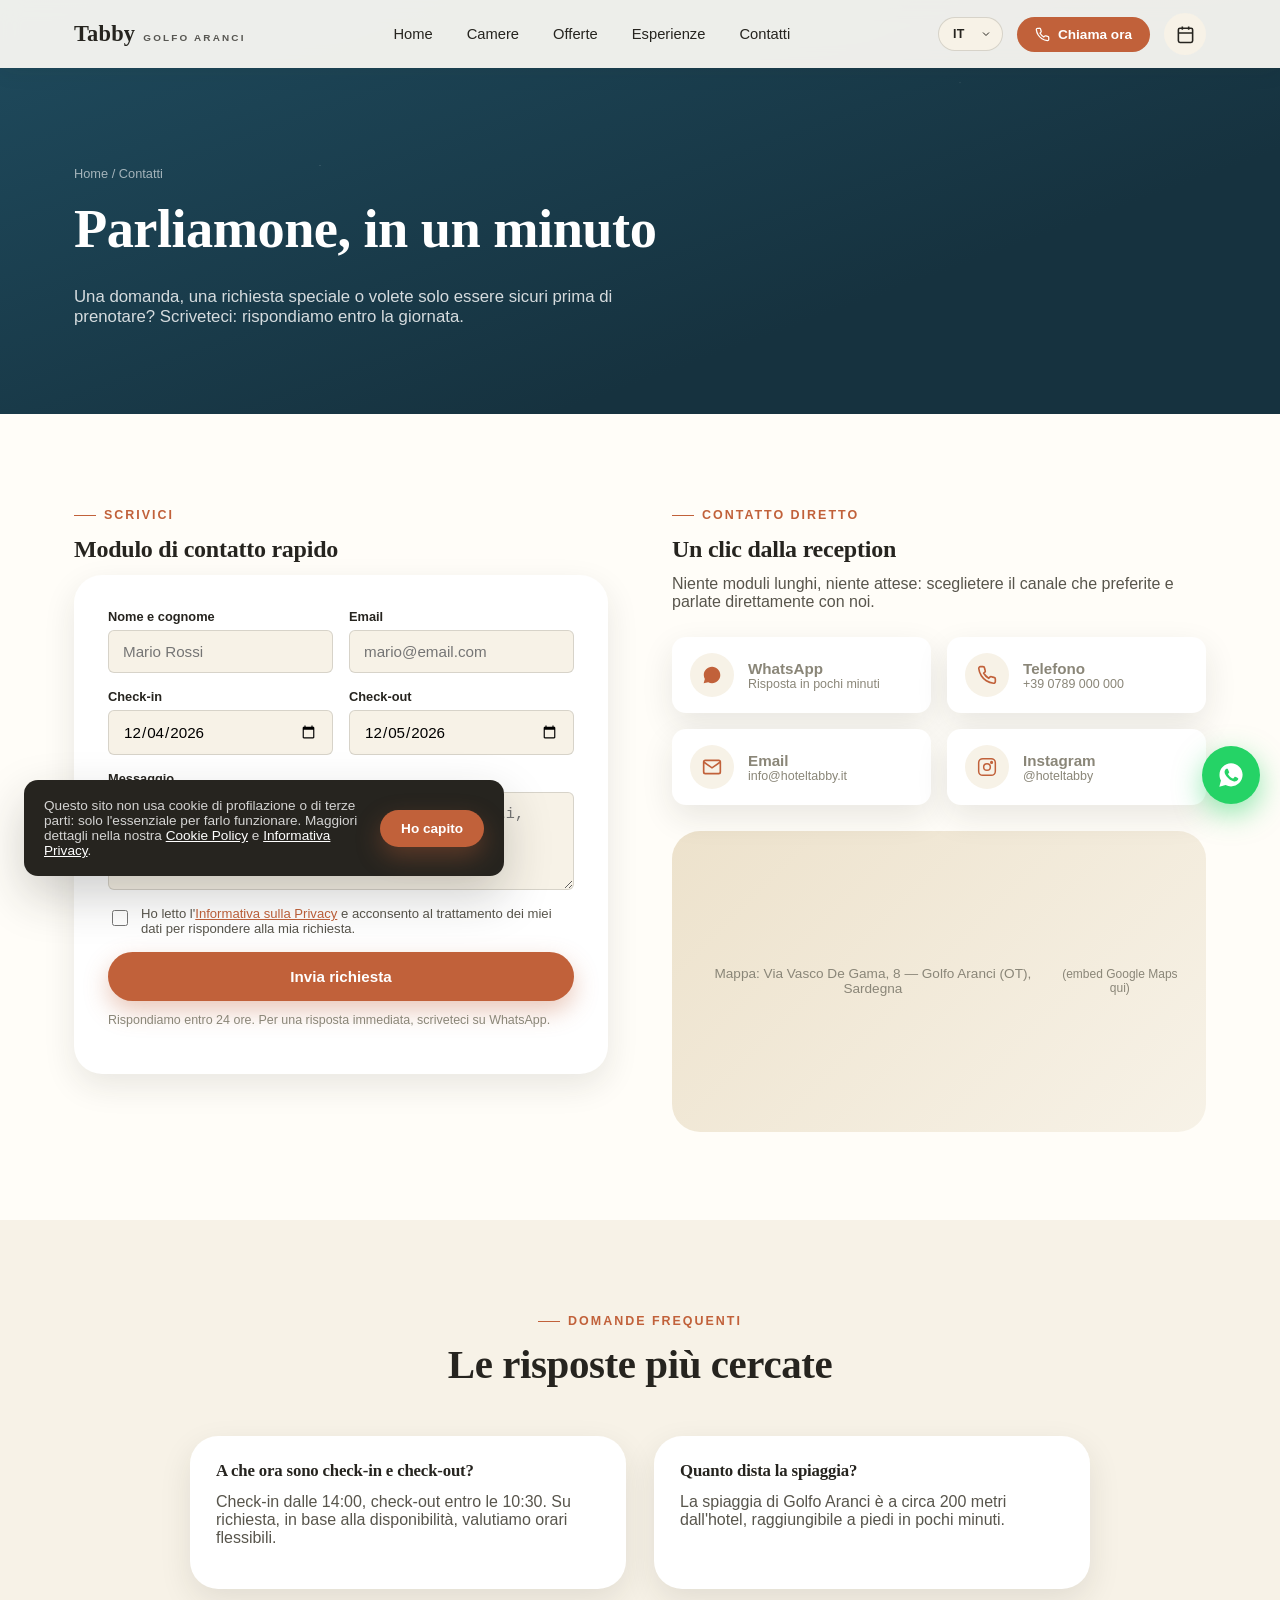
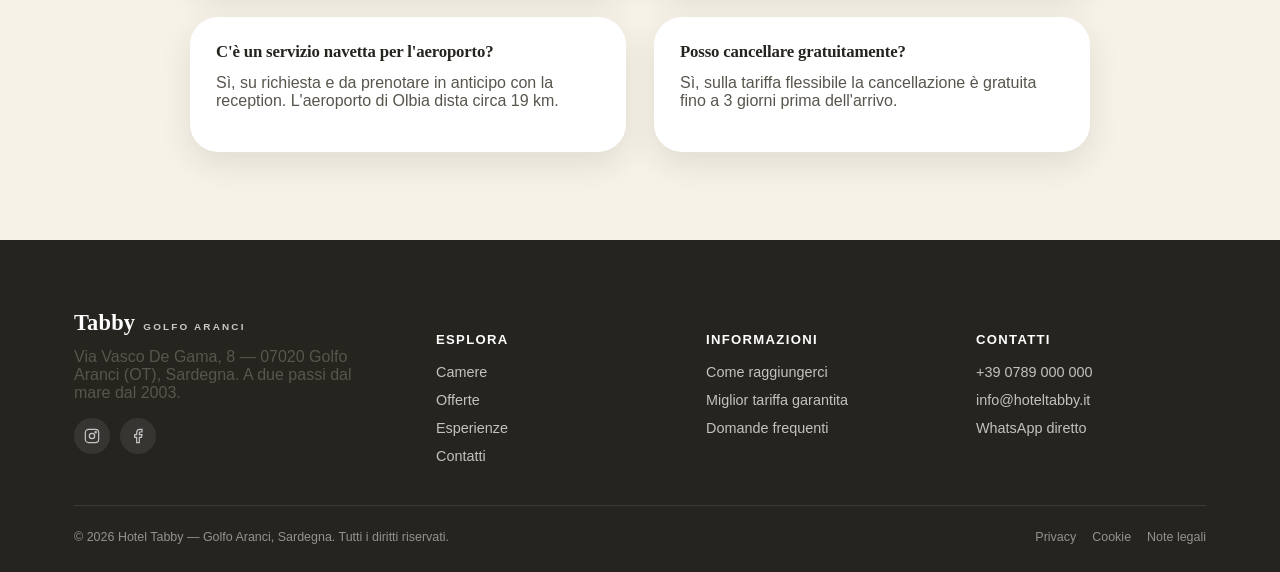
<file: contatti.html>
<!doctype html>
<html lang="it">
<head>
<meta charset="UTF-8" />
<meta name="viewport" content="width=device-width, initial-scale=1, viewport-fit=cover" />
<title data-i18n="meta.contact.title">Contatti — Hotel Tabby, Golfo Aranci</title>
<meta name="description" data-i18n-content="meta.contact.description" content="Contatta l'Hotel Tabby a Golfo Aranci: telefono, WhatsApp, email o un breve modulo. Rispondiamo in giornata. Via Vasco De Gama, 8, Golfo Aranci." />
<link rel="icon" href="data:image/svg+xml,<svg xmlns=%22http://www.w3.org/2000/svg%22 viewBox=%220 0 100 100%22><text y=%22.9em%22 font-size=%2290%22>🌊</text></svg>" />
<link rel="stylesheet" href="assets/css/style.css?v=5" />
</head>
<body>

<header class="site-header is-solid">
  <div class="container">
    <a href="index.html" class="brand">Tabby <small>Golfo Aranci</small></a>
    <nav class="nav-desktop" aria-label="Navigazione principale">
      <ul>
        <li><a href="index.html" data-i18n="nav.home">Home</a></li>
        <li><a href="camere.html" data-i18n="nav.rooms">Camere</a></li>
        <li><a href="offerte.html" data-i18n="nav.offers">Offerte</a></li>
        <li><a href="esperienze.html" data-i18n="nav.experiences">Esperienze</a></li>
        <li><a href="contatti.html" class="is-active" data-i18n="nav.contact">Contatti</a></li>
      </ul>
    </nav>
    <div class="header-actions">
      <select class="lang-switch" data-lang-switch aria-label="Lingua / Language / Langue / Sprache / Idioma">
        <option value="it">IT</option>
        <option value="en">EN</option>
        <option value="fr">FR</option>
        <option value="de">DE</option>
        <option value="es">ES</option>
      </select>
      <a class="call-pill" href="tel:+390789000000">
        <svg viewBox="0 0 24 24" fill="none" stroke="currentColor" stroke-width="2"><path d="M22 16.92v3a2 2 0 0 1-2.18 2 19.79 19.79 0 0 1-8.63-3.07 19.5 19.5 0 0 1-6-6 19.79 19.79 0 0 1-3.07-8.67A2 2 0 0 1 4.11 2h3a2 2 0 0 1 2 1.72c.127.96.361 1.903.7 2.81a2 2 0 0 1-.45 2.11L8.09 9.91a16 16 0 0 0 6 6l1.27-1.27a2 2 0 0 1 2.11-.45c.907.339 1.85.573 2.81.7A2 2 0 0 1 22 16.92z"/></svg>
        <span data-i18n="header.callNow">Chiama ora</span>
      </a>
      <a class="icon-btn" href="camere.html#prenota" aria-label="Prenota" data-i18n-aria="header.bookAria">
        <svg viewBox="0 0 24 24" fill="none" stroke="currentColor" stroke-width="2"><rect x="3" y="4" width="18" height="18" rx="2"/><path d="M16 2v4M8 2v4M3 10h18"/></svg>
      </a>
      <button class="nav-toggle" aria-label="Apri il menu" data-i18n-aria="header.menuAria">
        <svg viewBox="0 0 24 24" fill="none" stroke="currentColor" stroke-width="2"><path d="M3 12h18M3 6h18M3 18h18"/></svg>
      </button>
    </div>
  </div>
</header>

<div class="mobile-nav" id="mobile-nav">
  <div class="mobile-nav-top">
    <a href="index.html" class="brand">Tabby <small>Golfo Aranci</small></a>
    <button class="mobile-nav-close" aria-label="Chiudi il menu" data-i18n-aria="header.closeMenuAria">
      <svg viewBox="0 0 24 24" fill="none" stroke="currentColor" stroke-width="2"><path d="M18 6 6 18M6 6l12 12"/></svg>
    </button>
  </div>
  <ul>
    <li><a href="index.html" data-i18n="nav.home">Home</a></li>
    <li><a href="camere.html" data-i18n="nav.rooms">Camere</a></li>
    <li><a href="offerte.html" data-i18n="nav.offers">Offerte</a></li>
    <li><a href="esperienze.html" data-i18n="nav.experiences">Esperienze</a></li>
    <li><a href="contatti.html" data-i18n="nav.contact">Contatti</a></li>
  </ul>
  <div class="mobile-nav-footer">
    <select class="lang-switch" data-lang-switch aria-label="Lingua / Language / Langue / Sprache / Idioma">
      <option value="it">Italiano</option>
      <option value="en">English</option>
      <option value="fr">Français</option>
      <option value="de">Deutsch</option>
      <option value="es">Español</option>
    </select>
    <a href="tel:+390789000000">+39 0789 000 000</a>
    <a href="https://wa.me/390789000000" target="_blank" rel="noopener" data-i18n="mobileNav.whatsapp">WhatsApp: scrivici ora</a>
    <a href="mailto:info@hoteltabby.it">info@hoteltabby.it</a>
  </div>
</div>

<main>
<section class="page-hero">
  <div class="container">
    <div class="breadcrumb"><a href="index.html" data-i18n="nav.home">Home</a> / <span data-i18n="nav.contact">Contatti</span></div>
    <h1 data-i18n="contact.page.title">Parliamone, in un minuto</h1>
    <p class="lead" data-i18n="contact.page.lead">Una domanda, una richiesta speciale o volete solo essere sicuri prima di prenotare? Scriveteci: rispondiamo entro la giornata.</p>
  </div>
</section>

<section class="section" id="richiesta">
  <div class="container">
    <div class="split reveal" style="align-items:flex-start;">
      <div>
        <span class="eyebrow" data-i18n="contact.form.eyebrow">Scrivici</span>
        <h2 data-i18n="contact.form.title">Modulo di contatto rapido</h2>
        <form class="form-card" action="mailto:info@hoteltabby.it" method="post" enctype="text/plain">
          <div class="form-row two">
            <div class="field">
              <label for="nome" data-i18n="contact.form.name">Nome e cognome</label>
              <input id="nome" name="nome" type="text" placeholder="Mario Rossi" data-i18n-placeholder="contact.form.namePlaceholder" required />
            </div>
            <div class="field">
              <label for="email" data-i18n="contact.form.email">Email</label>
              <input id="email" name="email" type="email" placeholder="mario@email.com" data-i18n-placeholder="contact.form.emailPlaceholder" required />
            </div>
          </div>
          <div class="form-row two">
            <div class="field">
              <label for="checkin2" data-i18n="booking.checkin">Check-in</label>
              <input id="checkin2" name="checkin" type="date" data-checkin />
            </div>
            <div class="field">
              <label for="checkout2" data-i18n="booking.checkout">Check-out</label>
              <input id="checkout2" name="checkout" type="date" data-checkout />
            </div>
          </div>
          <div class="form-row">
            <div class="field">
              <label for="messaggio" data-i18n="contact.form.message">Messaggio</label>
              <textarea id="messaggio" name="messaggio" rows="4" placeholder="Raccontateci cosa cercate: numero di ospiti, tipo di camera, richieste particolari..." data-i18n-placeholder="contact.form.messagePlaceholder"></textarea>
            </div>
          </div>
          <div class="field" style="flex-direction:row;align-items:flex-start;gap:10px;margin-bottom:16px;">
            <input id="privacy-consent" name="privacy-consent" type="checkbox" required style="margin-top:4px;width:16px;height:16px;flex-shrink:0;" />
            <label for="privacy-consent" style="font-weight:400;font-size:0.82rem;color:var(--color-ink-soft);" data-i18n="contact.form.consent" data-i18n-html>Ho letto l'<a href="privacy.html" style="color:var(--color-terracotta);text-decoration:underline;">Informativa sulla Privacy</a> e acconsento al trattamento dei miei dati per rispondere alla mia richiesta.</label>
          </div>
          <button type="submit" class="btn btn-primary btn-block" data-i18n="contact.form.submit">Invia richiesta</button>
          <p class="form-note" data-i18n="contact.form.note">Rispondiamo entro 24 ore. Per una risposta immediata, scriveteci su WhatsApp.</p>
        </form>
      </div>

      <div>
        <span class="eyebrow" data-i18n="contact.direct.eyebrow">Contatto diretto</span>
        <h2 data-i18n="contact.direct.title">Un clic dalla reception</h2>
        <p data-i18n="contact.direct.lead">Niente moduli lunghi, niente attese: sceglietere il canale che preferite e parlate direttamente con noi.</p>
        <div class="contact-quick">
          <a href="https://wa.me/390789000000" target="_blank" rel="noopener">
            <span class="icon-circle"><svg viewBox="0 0 24 24" fill="currentColor" width="20" height="20"><path d="M12.04 2C6.58 2 2.13 6.45 2.13 11.91c0 1.75.46 3.39 1.26 4.81L2 22l5.42-1.35a9.9 9.9 0 0 0 4.62 1.15h.01c5.46 0 9.9-4.45 9.9-9.91C21.95 6.45 17.5 2 12.04 2Z"/></svg></span>
            <span><strong>WhatsApp</strong><span data-i18n="contact.direct.whatsapp.desc">Risposta in pochi minuti</span></span>
          </a>
          <a href="tel:+390789000000">
            <span class="icon-circle"><svg viewBox="0 0 24 24" fill="none" stroke="currentColor" stroke-width="2" width="20" height="20"><path d="M22 16.92v3a2 2 0 0 1-2.18 2 19.79 19.79 0 0 1-8.63-3.07 19.5 19.5 0 0 1-6-6 19.79 19.79 0 0 1-3.07-8.67A2 2 0 0 1 4.11 2h3a2 2 0 0 1 2 1.72c.127.96.361 1.903.7 2.81a2 2 0 0 1-.45 2.11L8.09 9.91a16 16 0 0 0 6 6l1.27-1.27a2 2 0 0 1 2.11-.45c.907.339 1.85.573 2.81.7A2 2 0 0 1 22 16.92z"/></svg></span>
            <span><strong data-i18n="contact.direct.phone.title">Telefono</strong><span>+39 0789 000 000</span></span>
          </a>
          <a href="mailto:info@hoteltabby.it">
            <span class="icon-circle"><svg viewBox="0 0 24 24" fill="none" stroke="currentColor" stroke-width="2" width="20" height="20"><path d="M4 4h16v16H4z" opacity="0"/><rect x="2" y="4" width="20" height="16" rx="2"/><path d="m22 6-10 7L2 6"/></svg></span>
            <span><strong>Email</strong><span>info@hoteltabby.it</span></span>
          </a>
          <a href="https://www.instagram.com/hoteltabby/" target="_blank" rel="noopener">
            <span class="icon-circle"><svg viewBox="0 0 24 24" fill="none" stroke="currentColor" stroke-width="1.8" width="20" height="20"><rect x="2" y="2" width="20" height="20" rx="5"/><circle cx="12" cy="12" r="4"/><circle cx="17.5" cy="6.5" r="1"/></svg></span>
            <span><strong>Instagram</strong><span>@hoteltabby</span></span>
          </a>
        </div>

        <div class="map-placeholder" style="margin-top:26px;">
          <span data-i18n="contact.map.line1">Mappa: Via Vasco De Gama, 8 — Golfo Aranci (OT), Sardegna</span><br />
          <span style="font-size:0.75rem;" data-i18n="contact.map.line2">(embed Google Maps qui)</span>
        </div>
      </div>
    </div>
  </div>
</section>

<section class="section section--sand" id="faq">
  <div class="container">
    <div class="section-head center">
      <span class="eyebrow" data-i18n="contact.faq.eyebrow">Domande frequenti</span>
      <h2 data-i18n="contact.faq.title">Le risposte più cercate</h2>
    </div>
    <div class="grid cols-2 reveal" style="max-width:900px;margin:0 auto;">
      <div class="card"><div class="card-body">
        <h3 style="font-size:1.05rem;" data-i18n="contact.faq.q1">A che ora sono check-in e check-out?</h3>
        <p data-i18n="contact.faq.a1">Check-in dalle 14:00, check-out entro le 10:30. Su richiesta, in base alla disponibilità, valutiamo orari flessibili.</p>
      </div></div>
      <div class="card"><div class="card-body">
        <h3 style="font-size:1.05rem;" data-i18n="contact.faq.q2">Quanto dista la spiaggia?</h3>
        <p data-i18n="contact.faq.a2">La spiaggia di Golfo Aranci è a circa 200 metri dall'hotel, raggiungibile a piedi in pochi minuti.</p>
      </div></div>
      <div class="card"><div class="card-body">
        <h3 style="font-size:1.05rem;" data-i18n="contact.faq.q3">C'è un servizio navetta per l'aeroporto?</h3>
        <p data-i18n="contact.faq.a3">Sì, su richiesta e da prenotare in anticipo con la reception. L'aeroporto di Olbia dista circa 19 km.</p>
      </div></div>
      <div class="card"><div class="card-body">
        <h3 style="font-size:1.05rem;" data-i18n="contact.faq.q4">Posso cancellare gratuitamente?</h3>
        <p data-i18n="contact.faq.a4">Sì, sulla tariffa flessibile la cancellazione è gratuita fino a 3 giorni prima dell'arrivo.</p>
      </div></div>
    </div>
  </div>
</section>
</main>

<footer class="site-footer">
  <div class="container">
    <div class="footer-grid">
      <div class="footer-brand">
        <a href="index.html" class="brand">Tabby <small>Golfo Aranci</small></a>
        <p style="max-width:280px;" data-i18n="footer.addressLine">Via Vasco De Gama, 8 — 07020 Golfo Aranci (OT), Sardegna. A due passi dal mare dal 2003.</p>
        <div class="footer-social">
          <a href="https://www.instagram.com/hoteltabby/" target="_blank" rel="noopener" aria-label="Instagram"><svg viewBox="0 0 24 24" fill="none" stroke="currentColor" stroke-width="1.8"><rect x="2" y="2" width="20" height="20" rx="5"/><circle cx="12" cy="12" r="4"/><circle cx="17.5" cy="6.5" r="1"/></svg></a>
          <a href="https://www.facebook.com/hoteltabbygolfoaranci/" target="_blank" rel="noopener" aria-label="Facebook"><svg viewBox="0 0 24 24" fill="none" stroke="currentColor" stroke-width="1.8"><path d="M18 2h-3a5 5 0 0 0-5 5v3H7v4h3v8h4v-8h3l1-4h-4V7a1 1 0 0 1 1-1h3z"/></svg></a>
        </div>
      </div>
      <div class="footer-col">
        <h5 data-i18n="footer.explore">Esplora</h5>
        <ul>
          <li><a href="camere.html" data-i18n="nav.rooms">Camere</a></li>
          <li><a href="offerte.html" data-i18n="nav.offers">Offerte</a></li>
          <li><a href="esperienze.html" data-i18n="nav.experiences">Esperienze</a></li>
          <li><a href="contatti.html" data-i18n="nav.contact">Contatti</a></li>
        </ul>
      </div>
      <div class="footer-col">
        <h5 data-i18n="footer.info">Informazioni</h5>
        <ul>
          <li><a href="contatti.html" data-i18n="footer.howToReach">Come raggiungerci</a></li>
          <li><a href="offerte.html#best-rate" data-i18n="footer.bestRate">Miglior tariffa garantita</a></li>
          <li><a href="contatti.html#faq" data-i18n="footer.faq">Domande frequenti</a></li>
        </ul>
      </div>
      <div class="footer-col">
        <h5 data-i18n="nav.contact">Contatti</h5>
        <ul>
          <li><a href="tel:+390789000000">+39 0789 000 000</a></li>
          <li><a href="mailto:info@hoteltabby.it">info@hoteltabby.it</a></li>
          <li><a href="https://wa.me/390789000000" target="_blank" rel="noopener" data-i18n="footer.whatsappDirect">WhatsApp diretto</a></li>
        </ul>
      </div>
    </div>
    <div class="footer-bottom">
      <div class="footer-bottom-row">
        <span>© <span id="year"></span> <span data-i18n="footer.copyright">Hotel Tabby — Golfo Aranci, Sardegna. Tutti i diritti riservati.</span></span>
        <nav class="footer-legal-links" aria-label="Informazioni legali">
          <a href="privacy.html" data-i18n="footer.legalPrivacy">Privacy</a>
          <a href="cookie-policy.html" data-i18n="footer.legalCookie">Cookie</a>
          <a href="note-legali.html" data-i18n="footer.legalNotice">Note legali</a>
        </nav>
      </div>
    </div>
  </div>
</footer>

<div class="mobile-cta">
  <a href="tel:+390789000000" class="btn btn-outline"><svg viewBox="0 0 24 24" width="16" height="16" fill="none" stroke="currentColor" stroke-width="2" style="margin-right:6px;"><path d="M22 16.92v3a2 2 0 0 1-2.18 2 19.79 19.79 0 0 1-8.63-3.07 19.5 19.5 0 0 1-6-6 19.79 19.79 0 0 1-3.07-8.67A2 2 0 0 1 4.11 2h3a2 2 0 0 1 2 1.72c.127.96.361 1.903.7 2.81a2 2 0 0 1-.45 2.11L8.09 9.91a16 16 0 0 0 6 6l1.27-1.27a2 2 0 0 1 2.11-.45c.907.339 1.85.573 2.81.7A2 2 0 0 1 22 16.92z"/></svg><span data-i18n="mobileCta.call">Chiama</span></a>
  <a href="camere.html#prenota" class="btn btn-primary" data-i18n="common.bookNow">Prenota ora</a>
</div>

<div class="floating-contact">
  <div class="floating-contact-panel">
    <a href="https://wa.me/390789000000" target="_blank" rel="noopener">
      <svg viewBox="0 0 24 24" fill="currentColor"><path d="M12.04 2C6.58 2 2.13 6.45 2.13 11.91c0 1.75.46 3.39 1.26 4.81L2 22l5.42-1.35a9.9 9.9 0 0 0 4.62 1.15h.01c5.46 0 9.9-4.45 9.9-9.91C21.95 6.45 17.5 2 12.04 2Zm5.8 14.03c-.24.68-1.39 1.3-1.92 1.38-.49.08-1.1.11-1.78-.11-.41-.13-.94-.3-1.62-.6-2.86-1.24-4.72-4.13-4.86-4.32-.14-.19-1.16-1.55-1.16-2.95 0-1.4.73-2.09 1-2.38.27-.29.58-.36.78-.36.19 0 .39 0 .56.01.18.01.42-.07.65.5.24.58.82 2 .89 2.15.07.15.12.32.02.51-.1.19-.15.31-.3.48-.15.17-.31.38-.44.51-.15.15-.3.31-.13.6.17.29.76 1.25 1.63 2.02 1.12.99 2.06 1.3 2.35 1.45.29.15.46.13.63-.08.17-.21.72-.84.91-1.13.19-.29.38-.24.64-.14.26.1 1.65.78 1.93.92.28.14.47.21.54.33.07.12.07.68-.17 1.36Z"/></svg>
      <span data-i18n="floating.whatsapp">Scrivici su WhatsApp</span>
    </a>
    <a href="tel:+390789000000">
      <svg viewBox="0 0 24 24" fill="none" stroke="currentColor" stroke-width="2"><path d="M22 16.92v3a2 2 0 0 1-2.18 2 19.79 19.79 0 0 1-8.63-3.07 19.5 19.5 0 0 1-6-6 19.79 19.79 0 0 1-3.07-8.67A2 2 0 0 1 4.11 2h3a2 2 0 0 1 2 1.72c.127.96.361 1.903.7 2.81a2 2 0 0 1-.45 2.11L8.09 9.91a16 16 0 0 0 6 6l1.27-1.27a2 2 0 0 1 2.11-.45c.907.339 1.85.573 2.81.7A2 2 0 0 1 22 16.92z"/></svg>
      <span data-i18n="floating.call">Chiama la reception</span>
    </a>
    <a href="#richiesta">
      <svg viewBox="0 0 24 24" fill="none" stroke="currentColor" stroke-width="2"><path d="M21 15a2 2 0 0 1-2 2H7l-4 4V5a2 2 0 0 1 2-2h14a2 2 0 0 1 2 2z"/></svg>
      <span data-i18n="floating.contact">Scrivici in 1 minuto</span>
    </a>
  </div>
  <button class="floating-contact-btn" aria-label="Apri i contatti rapidi" data-i18n-aria="floating.aria">
    <svg viewBox="0 0 24 24" fill="currentColor"><path d="M12.04 2C6.58 2 2.13 6.45 2.13 11.91c0 1.75.46 3.39 1.26 4.81L2 22l5.42-1.35a9.9 9.9 0 0 0 4.62 1.15h.01c5.46 0 9.9-4.45 9.9-9.91C21.95 6.45 17.5 2 12.04 2Zm5.8 14.03c-.24.68-1.39 1.3-1.92 1.38-.49.08-1.1.11-1.78-.11-.41-.13-.94-.3-1.62-.6-2.86-1.24-4.72-4.13-4.86-4.32-.14-.19-1.16-1.55-1.16-2.95 0-1.4.73-2.09 1-2.38.27-.29.58-.36.78-.36.19 0 .39 0 .56.01.18.01.42-.07.65.5.24.58.82 2 .89 2.15.07.15.12.32.02.51-.1.19-.15.31-.3.48-.15.17-.31.38-.44.51-.15.15-.3.31-.13.6.17.29.76 1.25 1.63 2.02 1.12.99 2.06 1.3 2.35 1.45.29.15.46.13.63-.08.17-.21.72-.84.91-1.13.19-.29.38-.24.64-.14.26.1 1.65.78 1.93.92.28.14.47.21.54.33.07.12.07.68-.17 1.36Z"/></svg>
  </button>
</div>

<!-- Cookie / privacy notice -->
<div class="cookie-notice" id="cookie-notice" role="dialog" aria-label="Informativa cookie">
  <p data-i18n="cookie.text" data-i18n-html>Questo sito non usa cookie di profilazione o di terze parti: solo l'essenziale per farlo funzionare. Maggiori dettagli nella nostra <a href="cookie-policy.html">Cookie Policy</a> e <a href="privacy.html">Informativa Privacy</a>.</p>
  <div class="cookie-notice-actions">
    <button type="button" class="btn btn-primary btn-sm" data-cookie-accept data-i18n="cookie.accept">Ho capito</button>
  </div>
</div>

<script>
document.getElementById("year").textContent = new Date().getFullYear();
(function () {
  var params = new URLSearchParams(window.location.search);
  var inEl = document.getElementById("checkin2");
  var outEl = document.getElementById("checkout2");
  if (inEl && params.get("checkin")) inEl.value = params.get("checkin");
  if (outEl && params.get("checkout")) outEl.value = params.get("checkout");

  var room = params.get("room");
  var msgEl = document.getElementById("messaggio");
  if (room && msgEl && !msgEl.value) {
    var lang = "it";
    try {
      lang = localStorage.getItem("tabby-lang") || "it";
    } catch (e) {
      /* ignore */
    }
    var templates = {
      it: "Sono interessato/a alla camera: " + room + ". ",
      en: "I'm interested in the room: " + room + ". ",
      fr: "Je suis intéressé(e) par la chambre : " + room + ". ",
      de: "Ich interessiere mich für das Zimmer: " + room + ". ",
      es: "Estoy interesado/a en la habitación: " + room + ". ",
    };
    msgEl.value = templates[lang] || templates.it;
    msgEl.focus();
    msgEl.setSelectionRange(msgEl.value.length, msgEl.value.length);
  }
})();
</script>
<script src="assets/js/i18n.js?v=5"></script>
<script src="assets/js/main.js?v=5"></script>
</body>
</html>
</file>
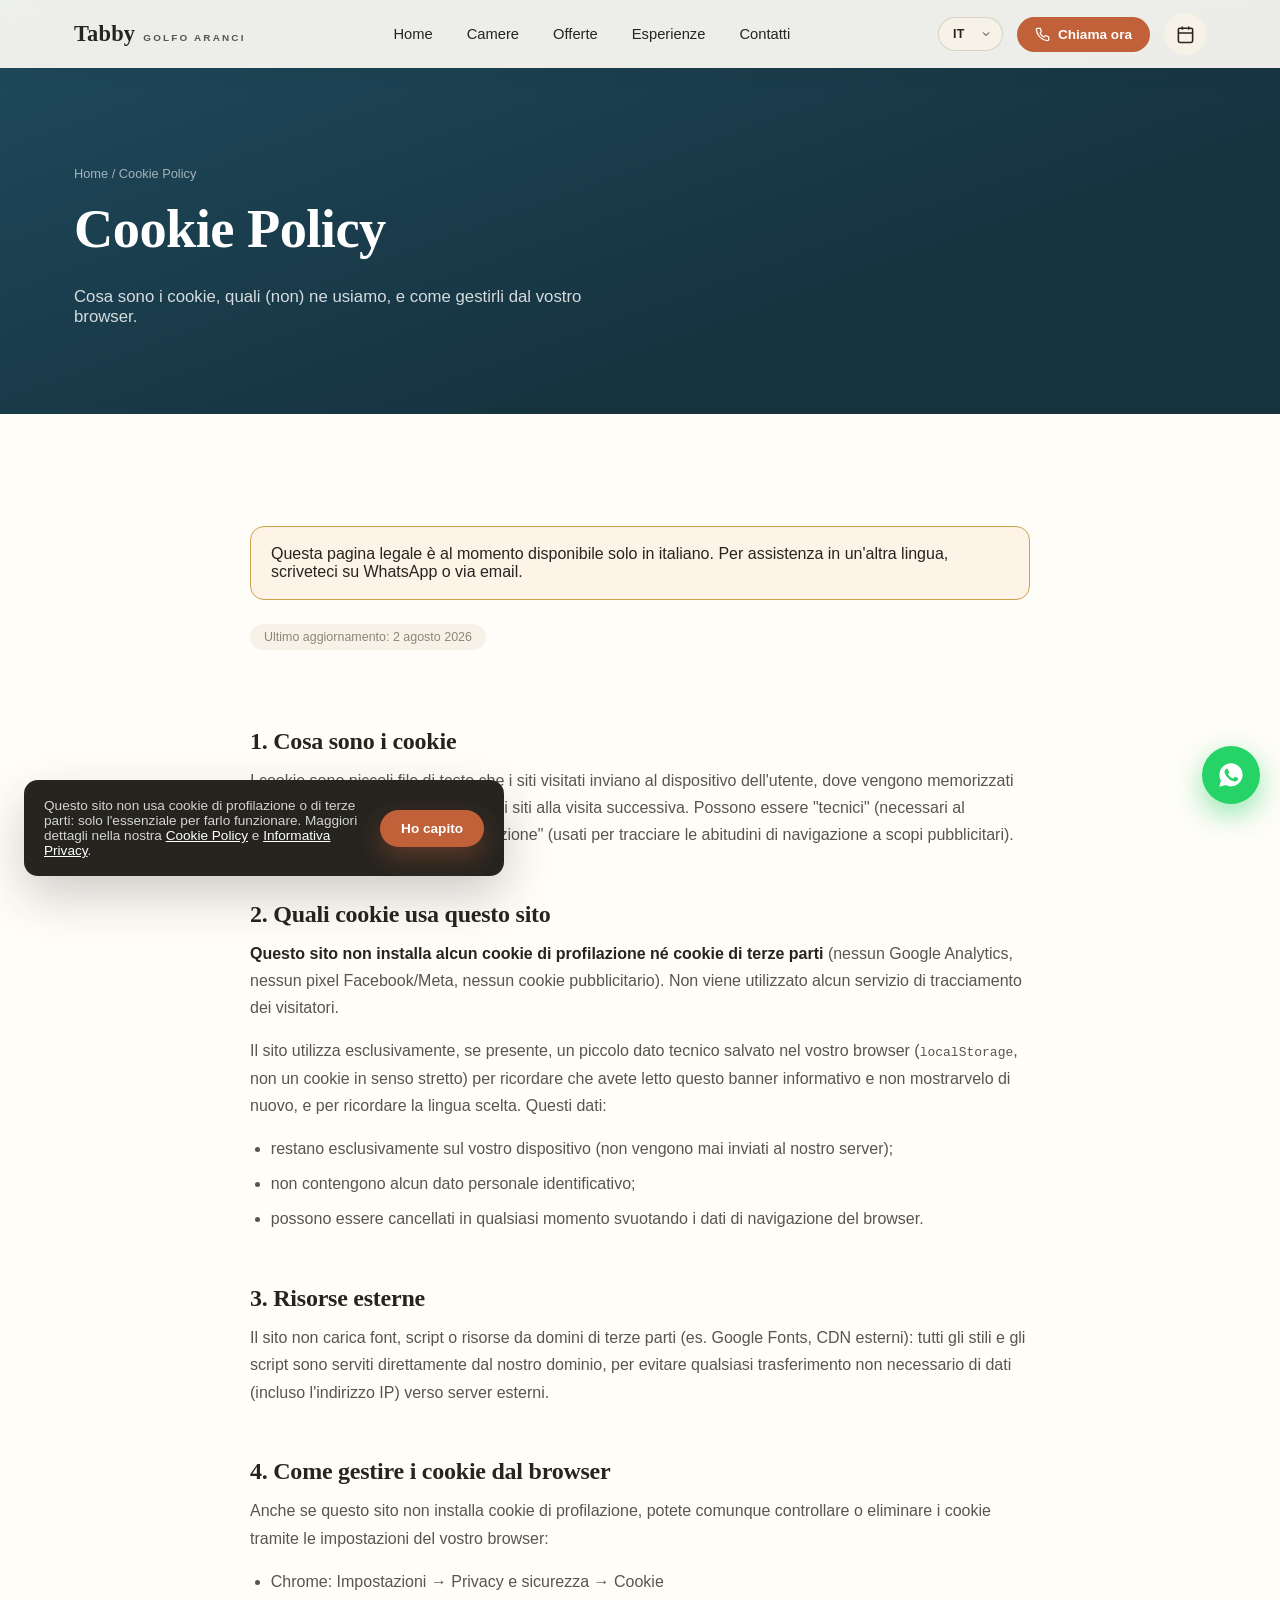
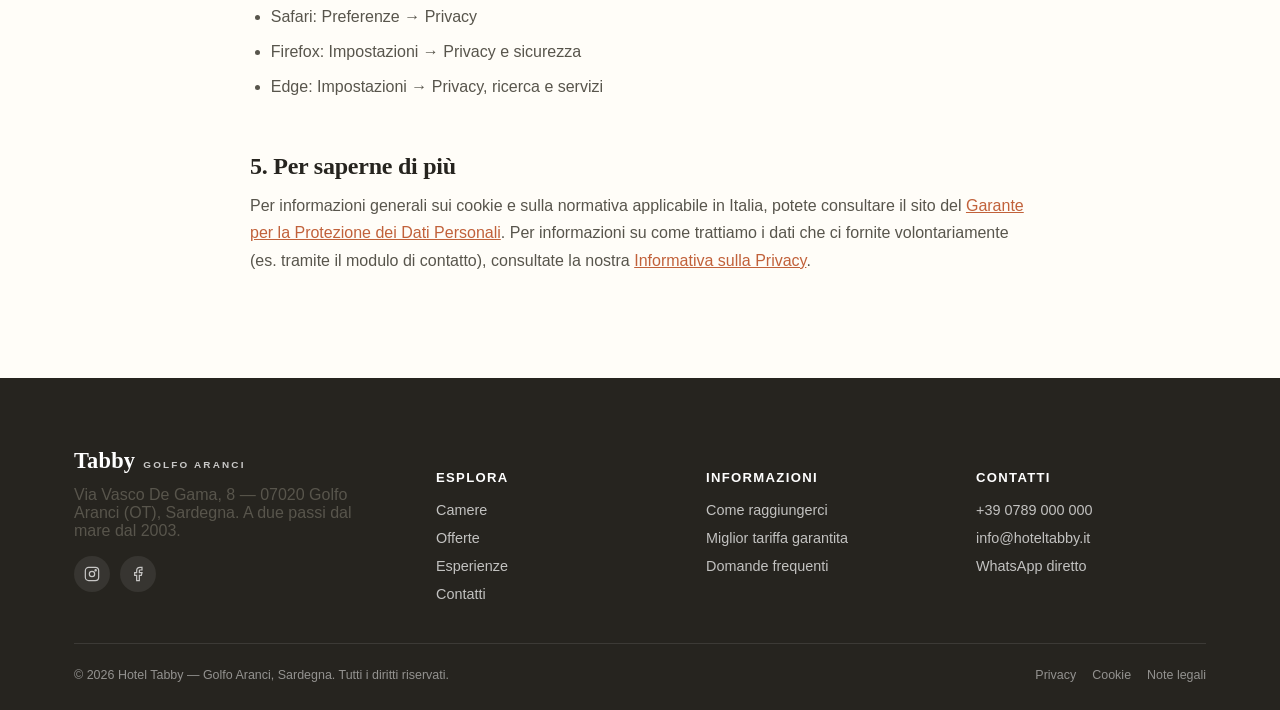
<file: cookie-policy.html>
<!doctype html>
<html lang="it">
<head>
<meta charset="UTF-8" />
<meta name="viewport" content="width=device-width, initial-scale=1, viewport-fit=cover" />
<title>Cookie Policy — Hotel Tabby, Golfo Aranci</title>
<meta name="description" content="Cookie policy dell'Hotel Tabby: quali cookie usiamo (e quali no) e come gestirli dal vostro browser." />
<meta name="robots" content="noindex" />
<link rel="icon" href="data:image/svg+xml,<svg xmlns=%22http://www.w3.org/2000/svg%22 viewBox=%220 0 100 100%22><text y=%22.9em%22 font-size=%2290%22>🌊</text></svg>" />
<link rel="stylesheet" href="assets/css/style.css?v=5" />
</head>
<body>

<header class="site-header is-solid">
  <div class="container">
    <a href="index.html" class="brand">Tabby <small>Golfo Aranci</small></a>
    <nav class="nav-desktop" aria-label="Navigazione principale">
      <ul>
        <li><a href="index.html" data-i18n="nav.home">Home</a></li>
        <li><a href="camere.html" data-i18n="nav.rooms">Camere</a></li>
        <li><a href="offerte.html" data-i18n="nav.offers">Offerte</a></li>
        <li><a href="esperienze.html" data-i18n="nav.experiences">Esperienze</a></li>
        <li><a href="contatti.html" data-i18n="nav.contact">Contatti</a></li>
      </ul>
    </nav>
    <div class="header-actions">
      <select class="lang-switch" data-lang-switch aria-label="Lingua / Language / Langue / Sprache / Idioma">
        <option value="it">IT</option>
        <option value="en">EN</option>
        <option value="fr">FR</option>
        <option value="de">DE</option>
        <option value="es">ES</option>
      </select>
      <a class="call-pill" href="tel:+390789000000">
        <svg viewBox="0 0 24 24" fill="none" stroke="currentColor" stroke-width="2"><path d="M22 16.92v3a2 2 0 0 1-2.18 2 19.79 19.79 0 0 1-8.63-3.07 19.5 19.5 0 0 1-6-6 19.79 19.79 0 0 1-3.07-8.67A2 2 0 0 1 4.11 2h3a2 2 0 0 1 2 1.72c.127.96.361 1.903.7 2.81a2 2 0 0 1-.45 2.11L8.09 9.91a16 16 0 0 0 6 6l1.27-1.27a2 2 0 0 1 2.11-.45c.907.339 1.85.573 2.81.7A2 2 0 0 1 22 16.92z"/></svg>
        <span data-i18n="header.callNow">Chiama ora</span>
      </a>
      <a class="icon-btn" href="camere.html#prenota" aria-label="Prenota" data-i18n-aria="header.bookAria">
        <svg viewBox="0 0 24 24" fill="none" stroke="currentColor" stroke-width="2"><rect x="3" y="4" width="18" height="18" rx="2"/><path d="M16 2v4M8 2v4M3 10h18"/></svg>
      </a>
      <button class="nav-toggle" aria-label="Apri il menu" data-i18n-aria="header.menuAria">
        <svg viewBox="0 0 24 24" fill="none" stroke="currentColor" stroke-width="2"><path d="M3 12h18M3 6h18M3 18h18"/></svg>
      </button>
    </div>
  </div>
</header>

<div class="mobile-nav" id="mobile-nav">
  <div class="mobile-nav-top">
    <a href="index.html" class="brand">Tabby <small>Golfo Aranci</small></a>
    <button class="mobile-nav-close" aria-label="Chiudi il menu" data-i18n-aria="header.closeMenuAria">
      <svg viewBox="0 0 24 24" fill="none" stroke="currentColor" stroke-width="2"><path d="M18 6 6 18M6 6l12 12"/></svg>
    </button>
  </div>
  <ul>
    <li><a href="index.html" data-i18n="nav.home">Home</a></li>
    <li><a href="camere.html" data-i18n="nav.rooms">Camere</a></li>
    <li><a href="offerte.html" data-i18n="nav.offers">Offerte</a></li>
    <li><a href="esperienze.html" data-i18n="nav.experiences">Esperienze</a></li>
    <li><a href="contatti.html" data-i18n="nav.contact">Contatti</a></li>
  </ul>
  <div class="mobile-nav-footer">
    <select class="lang-switch" data-lang-switch aria-label="Lingua / Language / Langue / Sprache / Idioma">
      <option value="it">Italiano</option>
      <option value="en">English</option>
      <option value="fr">Français</option>
      <option value="de">Deutsch</option>
      <option value="es">Español</option>
    </select>
    <a href="tel:+390789000000">+39 0789 000 000</a>
    <a href="https://wa.me/390789000000" target="_blank" rel="noopener" data-i18n="mobileNav.whatsapp">WhatsApp: scrivici ora</a>
    <a href="mailto:info@hoteltabby.it">info@hoteltabby.it</a>
  </div>
</div>

<main>
<section class="page-hero">
  <div class="container">
    <div class="breadcrumb"><a href="index.html" data-i18n="nav.home">Home</a> / <span data-i18n="footer.legalCookie">Cookie Policy</span></div>
    <h1>Cookie Policy</h1>
    <p class="lead">Cosa sono i cookie, quali (non) ne usiamo, e come gestirli dal vostro browser.</p>
  </div>
</section>

<section class="section">
  <div class="container">
    <div class="legal-content reveal">
      <div class="legal-todo-box" data-i18n="legal.onlyItalianNotice">Questa pagina legale è al momento disponibile solo in italiano. Per assistenza in un'altra lingua, scriveteci su WhatsApp o via email.</div>

      <span class="legal-updated">Ultimo aggiornamento: 2 agosto 2026</span>

      <h2>1. Cosa sono i cookie</h2>
      <p>I cookie sono piccoli file di testo che i siti visitati inviano al dispositivo dell'utente, dove vengono memorizzati per essere poi ritrasmessi agli stessi siti alla visita successiva. Possono essere "tecnici" (necessari al funzionamento del sito) o "di profilazione" (usati per tracciare le abitudini di navigazione a scopi pubblicitari).</p>

      <h2>2. Quali cookie usa questo sito</h2>
      <p><strong>Questo sito non installa alcun cookie di profilazione né cookie di terze parti</strong> (nessun Google Analytics, nessun pixel Facebook/Meta, nessun cookie pubblicitario). Non viene utilizzato alcun servizio di tracciamento dei visitatori.</p>
      <p>Il sito utilizza esclusivamente, se presente, un piccolo dato tecnico salvato nel vostro browser (<code>localStorage</code>, non un cookie in senso stretto) per ricordare che avete letto questo banner informativo e non mostrarvelo di nuovo, e per ricordare la lingua scelta. Questi dati:</p>
      <ul>
        <li>restano esclusivamente sul vostro dispositivo (non vengono mai inviati al nostro server);</li>
        <li>non contengono alcun dato personale identificativo;</li>
        <li>possono essere cancellati in qualsiasi momento svuotando i dati di navigazione del browser.</li>
      </ul>

      <h2>3. Risorse esterne</h2>
      <p>Il sito non carica font, script o risorse da domini di terze parti (es. Google Fonts, CDN esterni): tutti gli stili e gli script sono serviti direttamente dal nostro dominio, per evitare qualsiasi trasferimento non necessario di dati (incluso l'indirizzo IP) verso server esterni.</p>

      <h2>4. Come gestire i cookie dal browser</h2>
      <p>Anche se questo sito non installa cookie di profilazione, potete comunque controllare o eliminare i cookie tramite le impostazioni del vostro browser:</p>
      <ul>
        <li>Chrome: Impostazioni → Privacy e sicurezza → Cookie</li>
        <li>Safari: Preferenze → Privacy</li>
        <li>Firefox: Impostazioni → Privacy e sicurezza</li>
        <li>Edge: Impostazioni → Privacy, ricerca e servizi</li>
      </ul>

      <h2>5. Per saperne di più</h2>
      <p>Per informazioni generali sui cookie e sulla normativa applicabile in Italia, potete consultare il sito del <a href="https://www.garanteprivacy.it" target="_blank" rel="noopener">Garante per la Protezione dei Dati Personali</a>. Per informazioni su come trattiamo i dati che ci fornite volontariamente (es. tramite il modulo di contatto), consultate la nostra <a href="privacy.html">Informativa sulla Privacy</a>.</p>
    </div>
  </div>
</section>
</main>

<footer class="site-footer">
  <div class="container">
    <div class="footer-grid">
      <div class="footer-brand">
        <a href="index.html" class="brand">Tabby <small>Golfo Aranci</small></a>
        <p style="max-width:280px;" data-i18n="footer.addressLine">Via Vasco De Gama, 8 — 07020 Golfo Aranci (OT), Sardegna. A due passi dal mare dal 2003.</p>
        <div class="footer-social">
          <a href="https://www.instagram.com/hoteltabby/" target="_blank" rel="noopener" aria-label="Instagram"><svg viewBox="0 0 24 24" fill="none" stroke="currentColor" stroke-width="1.8"><rect x="2" y="2" width="20" height="20" rx="5"/><circle cx="12" cy="12" r="4"/><circle cx="17.5" cy="6.5" r="1"/></svg></a>
          <a href="https://www.facebook.com/hoteltabbygolfoaranci/" target="_blank" rel="noopener" aria-label="Facebook"><svg viewBox="0 0 24 24" fill="none" stroke="currentColor" stroke-width="1.8"><path d="M18 2h-3a5 5 0 0 0-5 5v3H7v4h3v8h4v-8h3l1-4h-4V7a1 1 0 0 1 1-1h3z"/></svg></a>
        </div>
      </div>
      <div class="footer-col">
        <h5 data-i18n="footer.explore">Esplora</h5>
        <ul>
          <li><a href="camere.html" data-i18n="nav.rooms">Camere</a></li>
          <li><a href="offerte.html" data-i18n="nav.offers">Offerte</a></li>
          <li><a href="esperienze.html" data-i18n="nav.experiences">Esperienze</a></li>
          <li><a href="contatti.html" data-i18n="nav.contact">Contatti</a></li>
        </ul>
      </div>
      <div class="footer-col">
        <h5 data-i18n="footer.info">Informazioni</h5>
        <ul>
          <li><a href="contatti.html" data-i18n="footer.howToReach">Come raggiungerci</a></li>
          <li><a href="offerte.html#best-rate" data-i18n="footer.bestRate">Miglior tariffa garantita</a></li>
          <li><a href="contatti.html#faq" data-i18n="footer.faq">Domande frequenti</a></li>
        </ul>
      </div>
      <div class="footer-col">
        <h5 data-i18n="nav.contact">Contatti</h5>
        <ul>
          <li><a href="tel:+390789000000">+39 0789 000 000</a></li>
          <li><a href="mailto:info@hoteltabby.it">info@hoteltabby.it</a></li>
          <li><a href="https://wa.me/390789000000" target="_blank" rel="noopener" data-i18n="footer.whatsappDirect">WhatsApp diretto</a></li>
        </ul>
      </div>
    </div>
    <div class="footer-bottom">
      <div class="footer-bottom-row">
        <span>© <span id="year"></span> <span data-i18n="footer.copyright">Hotel Tabby — Golfo Aranci, Sardegna. Tutti i diritti riservati.</span></span>
        <nav class="footer-legal-links" aria-label="Informazioni legali">
          <a href="privacy.html" data-i18n="footer.legalPrivacy">Privacy</a>
          <a href="cookie-policy.html" data-i18n="footer.legalCookie">Cookie</a>
          <a href="note-legali.html" data-i18n="footer.legalNotice">Note legali</a>
        </nav>
      </div>
    </div>
  </div>
</footer>

<div class="mobile-cta">
  <a href="tel:+390789000000" class="btn btn-outline"><svg viewBox="0 0 24 24" width="16" height="16" fill="none" stroke="currentColor" stroke-width="2" style="margin-right:6px;"><path d="M22 16.92v3a2 2 0 0 1-2.18 2 19.79 19.79 0 0 1-8.63-3.07 19.5 19.5 0 0 1-6-6 19.79 19.79 0 0 1-3.07-8.67A2 2 0 0 1 4.11 2h3a2 2 0 0 1 2 1.72c.127.96.361 1.903.7 2.81a2 2 0 0 1-.45 2.11L8.09 9.91a16 16 0 0 0 6 6l1.27-1.27a2 2 0 0 1 2.11-.45c.907.339 1.85.573 2.81.7A2 2 0 0 1 22 16.92z"/></svg><span data-i18n="mobileCta.call">Chiama</span></a>
  <a href="camere.html#prenota" class="btn btn-primary" data-i18n="common.bookNow">Prenota ora</a>
</div>

<div class="floating-contact">
  <div class="floating-contact-panel">
    <a href="https://wa.me/390789000000" target="_blank" rel="noopener">
      <svg viewBox="0 0 24 24" fill="currentColor"><path d="M12.04 2C6.58 2 2.13 6.45 2.13 11.91c0 1.75.46 3.39 1.26 4.81L2 22l5.42-1.35a9.9 9.9 0 0 0 4.62 1.15h.01c5.46 0 9.9-4.45 9.9-9.91C21.95 6.45 17.5 2 12.04 2Zm5.8 14.03c-.24.68-1.39 1.3-1.92 1.38-.49.08-1.1.11-1.78-.11-.41-.13-.94-.3-1.62-.6-2.86-1.24-4.72-4.13-4.86-4.32-.14-.19-1.16-1.55-1.16-2.95 0-1.4.73-2.09 1-2.38.27-.29.58-.36.78-.36.19 0 .39 0 .56.01.18.01.42-.07.65.5.24.58.82 2 .89 2.15.07.15.12.32.02.51-.1.19-.15.31-.3.48-.15.17-.31.38-.44.51-.15.15-.3.31-.13.6.17.29.76 1.25 1.63 2.02 1.12.99 2.06 1.3 2.35 1.45.29.15.46.13.63-.08.17-.21.72-.84.91-1.13.19-.29.38-.24.64-.14.26.1 1.65.78 1.93.92.28.14.47.21.54.33.07.12.07.68-.17 1.36Z"/></svg>
      <span data-i18n="floating.whatsapp">Scrivici su WhatsApp</span>
    </a>
    <a href="tel:+390789000000">
      <svg viewBox="0 0 24 24" fill="none" stroke="currentColor" stroke-width="2"><path d="M22 16.92v3a2 2 0 0 1-2.18 2 19.79 19.79 0 0 1-8.63-3.07 19.5 19.5 0 0 1-6-6 19.79 19.79 0 0 1-3.07-8.67A2 2 0 0 1 4.11 2h3a2 2 0 0 1 2 1.72c.127.96.361 1.903.7 2.81a2 2 0 0 1-.45 2.11L8.09 9.91a16 16 0 0 0 6 6l1.27-1.27a2 2 0 0 1 2.11-.45c.907.339 1.85.573 2.81.7A2 2 0 0 1 22 16.92z"/></svg>
      <span data-i18n="floating.call">Chiama la reception</span>
    </a>
    <a href="contatti.html">
      <svg viewBox="0 0 24 24" fill="none" stroke="currentColor" stroke-width="2"><path d="M21 15a2 2 0 0 1-2 2H7l-4 4V5a2 2 0 0 1 2-2h14a2 2 0 0 1 2 2z"/></svg>
      <span data-i18n="floating.contact">Scrivici in 1 minuto</span>
    </a>
  </div>
  <button class="floating-contact-btn" aria-label="Apri i contatti rapidi" data-i18n-aria="floating.aria">
    <svg viewBox="0 0 24 24" fill="currentColor"><path d="M12.04 2C6.58 2 2.13 6.45 2.13 11.91c0 1.75.46 3.39 1.26 4.81L2 22l5.42-1.35a9.9 9.9 0 0 0 4.62 1.15h.01c5.46 0 9.9-4.45 9.9-9.91C21.95 6.45 17.5 2 12.04 2Zm5.8 14.03c-.24.68-1.39 1.3-1.92 1.38-.49.08-1.1.11-1.78-.11-.41-.13-.94-.3-1.62-.6-2.86-1.24-4.72-4.13-4.86-4.32-.14-.19-1.16-1.55-1.16-2.95 0-1.4.73-2.09 1-2.38.27-.29.58-.36.78-.36.19 0 .39 0 .56.01.18.01.42-.07.65.5.24.58.82 2 .89 2.15.07.15.12.32.02.51-.1.19-.15.31-.3.48-.15.17-.31.38-.44.51-.15.15-.3.31-.13.6.17.29.76 1.25 1.63 2.02 1.12.99 2.06 1.3 2.35 1.45.29.15.46.13.63-.08.17-.21.72-.84.91-1.13.19-.29.38-.24.64-.14.26.1 1.65.78 1.93.92.28.14.47.21.54.33.07.12.07.68-.17 1.36Z"/></svg>
  </button>
</div>

<!-- Cookie / privacy notice -->
<div class="cookie-notice" id="cookie-notice" role="dialog" aria-label="Informativa cookie">
  <p data-i18n="cookie.text" data-i18n-html>Questo sito non usa cookie di profilazione o di terze parti: solo l'essenziale per farlo funzionare. Maggiori dettagli nella nostra <a href="cookie-policy.html">Cookie Policy</a> e <a href="privacy.html">Informativa Privacy</a>.</p>
  <div class="cookie-notice-actions">
    <button type="button" class="btn btn-primary btn-sm" data-cookie-accept data-i18n="cookie.accept">Ho capito</button>
  </div>
</div>

<script>document.getElementById("year").textContent = new Date().getFullYear();</script>
<script src="assets/js/i18n.js?v=5"></script>
<script src="assets/js/main.js?v=5"></script>
</body>
</html>
</file>
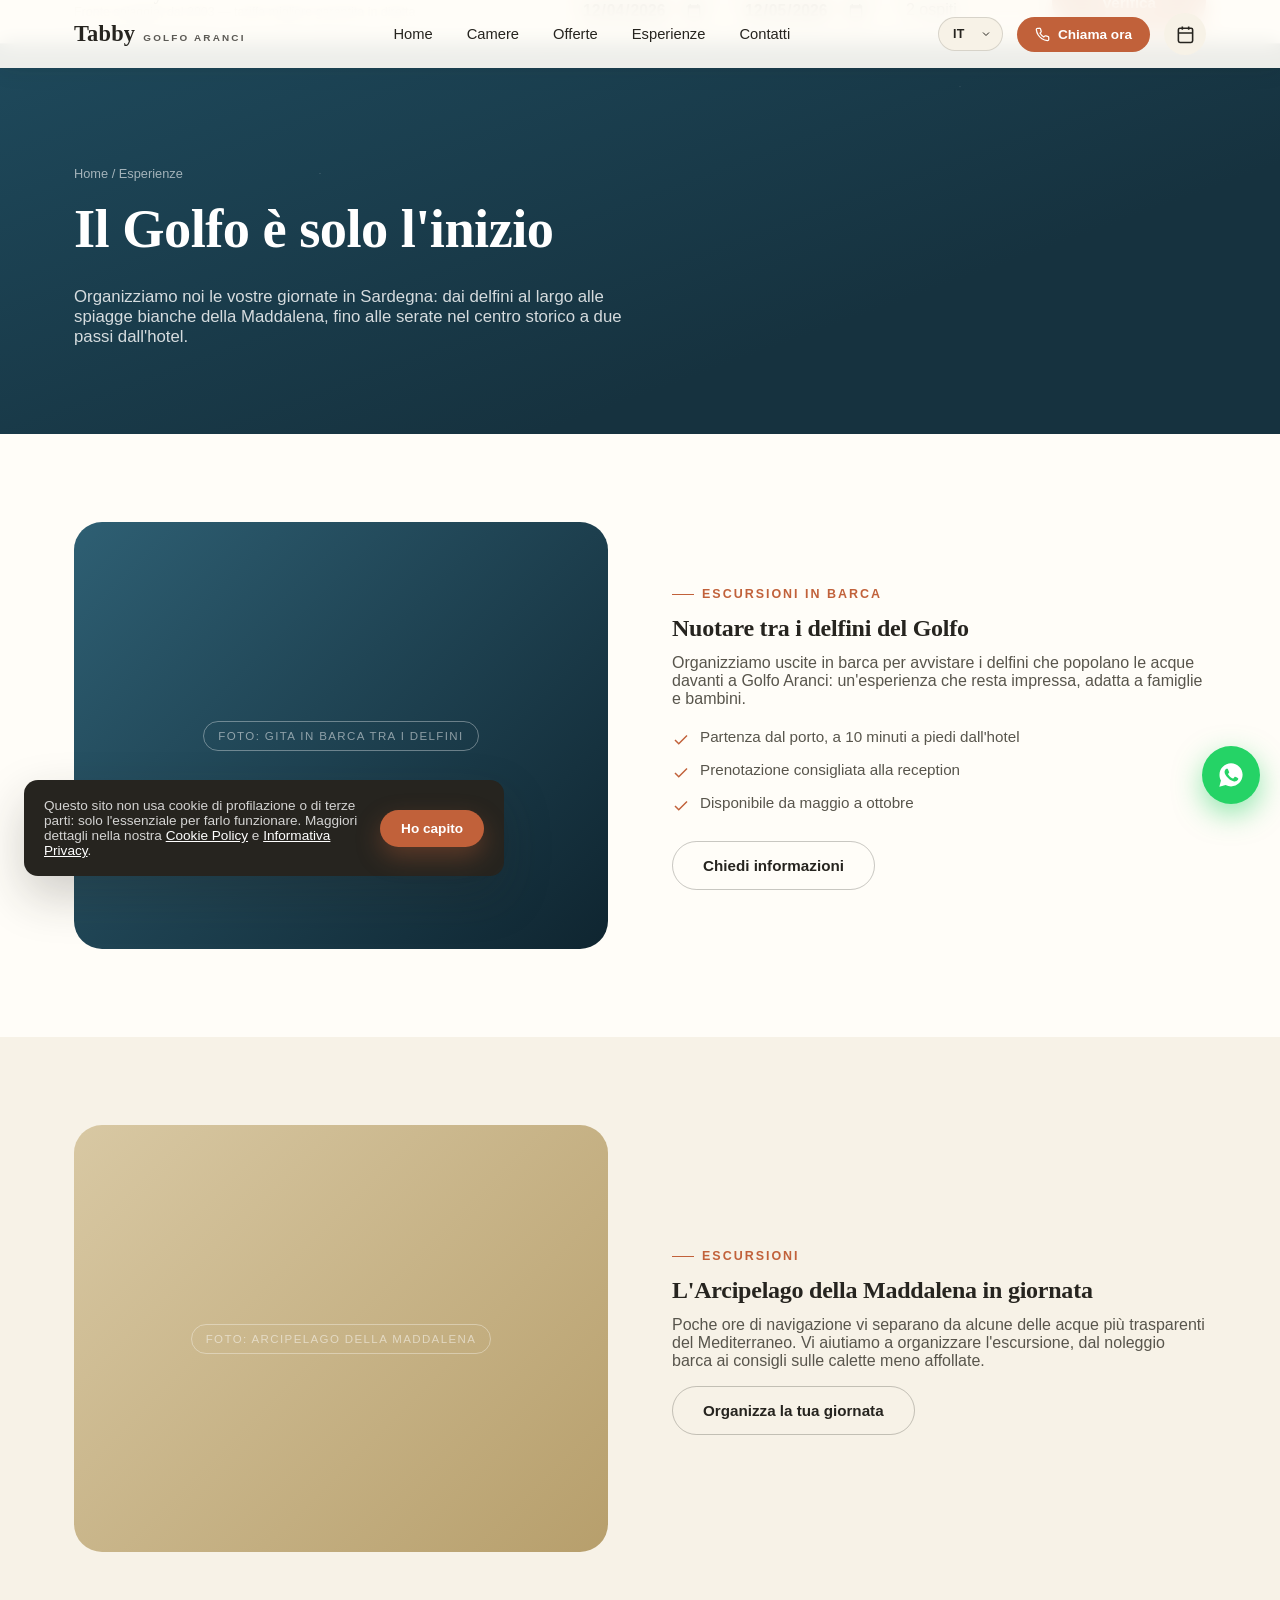
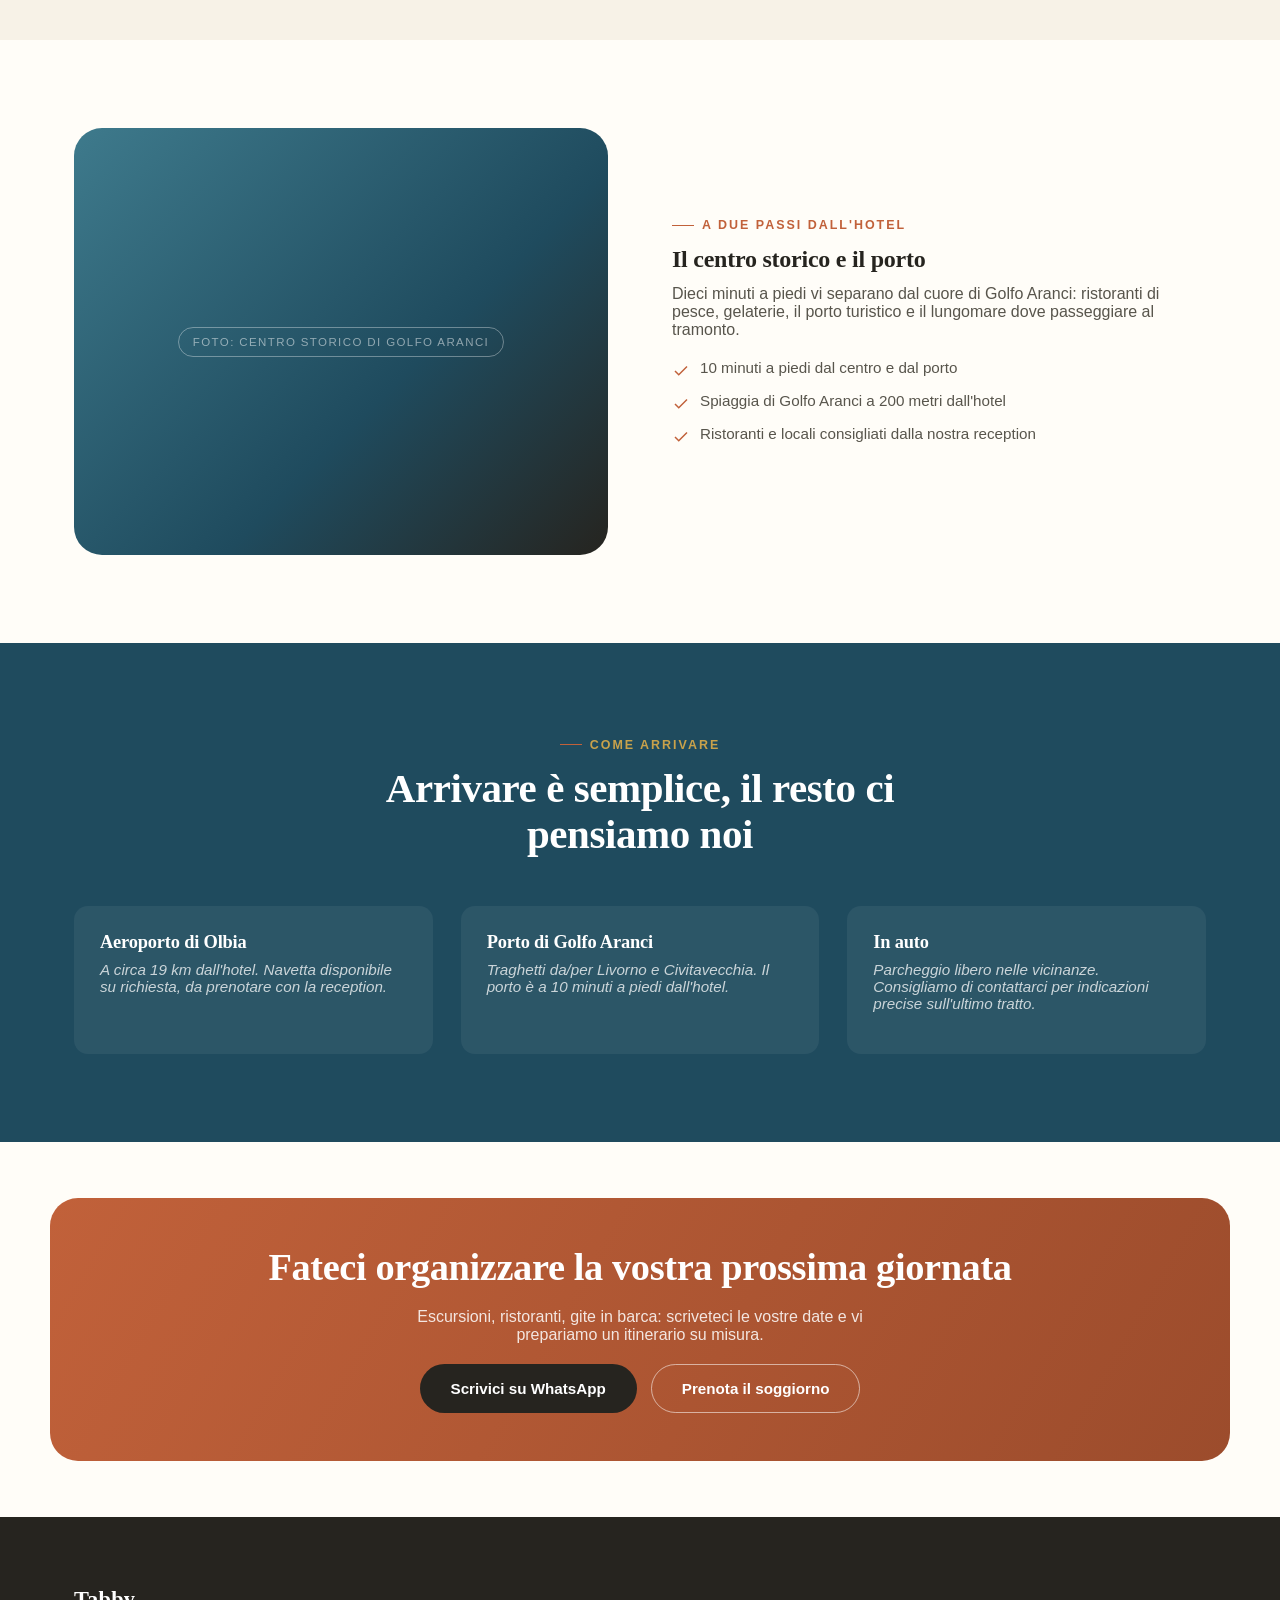
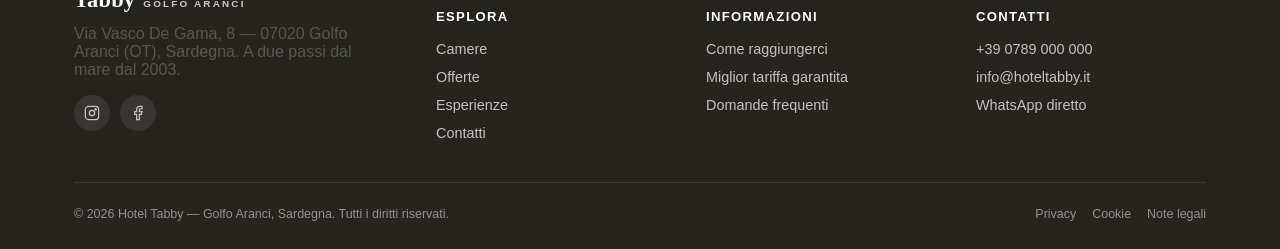
<file: esperienze.html>
<!doctype html>
<html lang="it">
<head>
<meta charset="UTF-8" />
<meta name="viewport" content="width=device-width, initial-scale=1, viewport-fit=cover" />
<title data-i18n="meta.experiences.title">Esperienze — Hotel Tabby, Golfo Aranci</title>
<meta name="description" data-i18n-content="meta.experiences.description" content="Delfini, spiagge bianche e la Maddalena: le esperienze da vivere a Golfo Aranci con l'Hotel Tabby, tra escursioni in barca, centro storico e navetta aeroporto." />
<link rel="icon" href="data:image/svg+xml,<svg xmlns=%22http://www.w3.org/2000/svg%22 viewBox=%220 0 100 100%22><text y=%22.9em%22 font-size=%2290%22>🌊</text></svg>" />
<link rel="stylesheet" href="assets/css/style.css?v=5" />
</head>
<body>

<header class="site-header is-solid">
  <div class="container">
    <a href="index.html" class="brand">Tabby <small>Golfo Aranci</small></a>
    <nav class="nav-desktop" aria-label="Navigazione principale">
      <ul>
        <li><a href="index.html" data-i18n="nav.home">Home</a></li>
        <li><a href="camere.html" data-i18n="nav.rooms">Camere</a></li>
        <li><a href="offerte.html" data-i18n="nav.offers">Offerte</a></li>
        <li><a href="esperienze.html" class="is-active" data-i18n="nav.experiences">Esperienze</a></li>
        <li><a href="contatti.html" data-i18n="nav.contact">Contatti</a></li>
      </ul>
    </nav>
    <div class="header-actions">
      <select class="lang-switch" data-lang-switch aria-label="Lingua / Language / Langue / Sprache / Idioma">
        <option value="it">IT</option>
        <option value="en">EN</option>
        <option value="fr">FR</option>
        <option value="de">DE</option>
        <option value="es">ES</option>
      </select>
      <a class="call-pill" href="tel:+390789000000">
        <svg viewBox="0 0 24 24" fill="none" stroke="currentColor" stroke-width="2"><path d="M22 16.92v3a2 2 0 0 1-2.18 2 19.79 19.79 0 0 1-8.63-3.07 19.5 19.5 0 0 1-6-6 19.79 19.79 0 0 1-3.07-8.67A2 2 0 0 1 4.11 2h3a2 2 0 0 1 2 1.72c.127.96.361 1.903.7 2.81a2 2 0 0 1-.45 2.11L8.09 9.91a16 16 0 0 0 6 6l1.27-1.27a2 2 0 0 1 2.11-.45c.907.339 1.85.573 2.81.7A2 2 0 0 1 22 16.92z"/></svg>
        <span data-i18n="header.callNow">Chiama ora</span>
      </a>
      <a class="icon-btn" href="camere.html#prenota" aria-label="Prenota" data-i18n-aria="header.bookAria">
        <svg viewBox="0 0 24 24" fill="none" stroke="currentColor" stroke-width="2"><rect x="3" y="4" width="18" height="18" rx="2"/><path d="M16 2v4M8 2v4M3 10h18"/></svg>
      </a>
      <button class="nav-toggle" aria-label="Apri il menu" data-i18n-aria="header.menuAria">
        <svg viewBox="0 0 24 24" fill="none" stroke="currentColor" stroke-width="2"><path d="M3 12h18M3 6h18M3 18h18"/></svg>
      </button>
    </div>
  </div>
</header>

<div class="sticky-bar">
  <div class="container sticky-bar-inner">
    <div class="sticky-bar-info">
      <strong>Hotel Tabby · Golfo Aranci</strong>
      <span data-i18n="stickyBar.tagline">Fronte spiaggia, dal 2003 — tariffa migliore garantita in diretta</span>
    </div>
    <form class="booking-grid" data-booking-form style="flex:1;max-width:640px;display:grid;grid-template-columns:repeat(4,1fr);gap:8px;">
      <div class="booking-field"><label for="sb-in" data-i18n="booking.checkin">Check-in</label><input id="sb-in" type="date" data-checkin required /></div>
      <div class="booking-field"><label for="sb-out" data-i18n="booking.checkout">Check-out</label><input id="sb-out" type="date" data-checkout required /></div>
      <div class="booking-field" data-guest-control>
        <label data-i18n="booking.guests">Ospiti</label>
        <input type="hidden" value="2" />
        <span data-guest-count>2 ospiti</span>
      </div>
      <button type="submit" class="btn btn-primary booking-submit" data-i18n="booking.verify">Verifica</button>
    </form>
  </div>
</div>

<div class="mobile-nav" id="mobile-nav">
  <div class="mobile-nav-top">
    <a href="index.html" class="brand">Tabby <small>Golfo Aranci</small></a>
    <button class="mobile-nav-close" aria-label="Chiudi il menu" data-i18n-aria="header.closeMenuAria">
      <svg viewBox="0 0 24 24" fill="none" stroke="currentColor" stroke-width="2"><path d="M18 6 6 18M6 6l12 12"/></svg>
    </button>
  </div>
  <ul>
    <li><a href="index.html" data-i18n="nav.home">Home</a></li>
    <li><a href="camere.html" data-i18n="nav.rooms">Camere</a></li>
    <li><a href="offerte.html" data-i18n="nav.offers">Offerte</a></li>
    <li><a href="esperienze.html" data-i18n="nav.experiences">Esperienze</a></li>
    <li><a href="contatti.html" data-i18n="nav.contact">Contatti</a></li>
  </ul>
  <div class="mobile-nav-footer">
    <select class="lang-switch" data-lang-switch aria-label="Lingua / Language / Langue / Sprache / Idioma">
      <option value="it">Italiano</option>
      <option value="en">English</option>
      <option value="fr">Français</option>
      <option value="de">Deutsch</option>
      <option value="es">Español</option>
    </select>
    <a href="tel:+390789000000">+39 0789 000 000</a>
    <a href="https://wa.me/390789000000" target="_blank" rel="noopener" data-i18n="mobileNav.whatsapp">WhatsApp: scrivici ora</a>
    <a href="mailto:info@hoteltabby.it">info@hoteltabby.it</a>
  </div>
</div>

<main>
<section class="page-hero">
  <div class="container">
    <div class="breadcrumb"><a href="index.html" data-i18n="nav.home">Home</a> / <span data-i18n="nav.experiences">Esperienze</span></div>
    <h1 data-i18n="exp.page.title">Il Golfo è solo l'inizio</h1>
    <p class="lead" data-i18n="exp.page.lead">Organizziamo noi le vostre giornate in Sardegna: dai delfini al largo alle spiagge bianche della Maddalena, fino alle serate nel centro storico a due passi dall'hotel.</p>
  </div>
</section>

<section class="section" id="delfini">
  <div class="container">
    <div class="split reveal">
      <div class="split-media" style="background:linear-gradient(135deg,#2e5f73,#0f2530);"><span data-i18n="exp.dolphins.photoLabel">Foto: gita in barca tra i delfini</span></div>
      <div>
        <span class="eyebrow" data-i18n="exp.dolphins.eyebrow">Escursioni in barca</span>
        <h2 data-i18n="exp.dolphins.title">Nuotare tra i delfini del Golfo</h2>
        <p data-i18n="exp.dolphins.desc">Organizziamo uscite in barca per avvistare i delfini che popolano le acque davanti a Golfo Aranci: un'esperienza che resta impressa, adatta a famiglie e bambini.</p>
        <ul class="check-list">
          <li><svg viewBox="0 0 24 24" fill="none" stroke="currentColor" stroke-width="2"><path d="M20 6 9 17l-5-5"/></svg> <span data-i18n="exp.dolphins.feat1">Partenza dal porto, a 10 minuti a piedi dall'hotel</span></li>
          <li><svg viewBox="0 0 24 24" fill="none" stroke="currentColor" stroke-width="2"><path d="M20 6 9 17l-5-5"/></svg> <span data-i18n="exp.dolphins.feat2">Prenotazione consigliata alla reception</span></li>
          <li><svg viewBox="0 0 24 24" fill="none" stroke="currentColor" stroke-width="2"><path d="M20 6 9 17l-5-5"/></svg> <span data-i18n="exp.dolphins.feat3">Disponibile da maggio a ottobre</span></li>
        </ul>
        <a href="contatti.html" class="btn btn-outline" data-i18n="exp.dolphins.cta">Chiedi informazioni</a>
      </div>
    </div>
  </div>
</section>

<section class="section section--sand" id="maddalena">
  <div class="container">
    <div class="split reveal">
      <div class="split-media reverse-order tone-sand" style="background:linear-gradient(135deg,#d8c8a3,#b79f6c);"><span data-i18n="exp.maddalena.photoLabel">Foto: arcipelago della Maddalena</span></div>
      <div>
        <span class="eyebrow" data-i18n="exp.maddalena.eyebrow">Escursioni</span>
        <h2 data-i18n="exp.maddalena.title">L'Arcipelago della Maddalena in giornata</h2>
        <p data-i18n="exp.maddalena.desc">Poche ore di navigazione vi separano da alcune delle acque più trasparenti del Mediterraneo. Vi aiutiamo a organizzare l'escursione, dal noleggio barca ai consigli sulle calette meno affollate.</p>
        <a href="contatti.html" class="btn btn-outline" data-i18n="exp.maddalena.cta">Organizza la tua giornata</a>
      </div>
    </div>
  </div>
</section>

<section class="section" id="borgo">
  <div class="container">
    <div class="split reveal">
      <div class="split-media"><span data-i18n="exp.borgo.photoLabel">Foto: centro storico di Golfo Aranci</span></div>
      <div>
        <span class="eyebrow" data-i18n="exp.borgo.eyebrow">A due passi dall'hotel</span>
        <h2 data-i18n="exp.borgo.title">Il centro storico e il porto</h2>
        <p data-i18n="exp.borgo.desc">Dieci minuti a piedi vi separano dal cuore di Golfo Aranci: ristoranti di pesce, gelaterie, il porto turistico e il lungomare dove passeggiare al tramonto.</p>
        <ul class="check-list">
          <li><svg viewBox="0 0 24 24" fill="none" stroke="currentColor" stroke-width="2"><path d="M20 6 9 17l-5-5"/></svg> <span data-i18n="exp.borgo.feat1">10 minuti a piedi dal centro e dal porto</span></li>
          <li><svg viewBox="0 0 24 24" fill="none" stroke="currentColor" stroke-width="2"><path d="M20 6 9 17l-5-5"/></svg> <span data-i18n="exp.borgo.feat2">Spiaggia di Golfo Aranci a 200 metri dall'hotel</span></li>
          <li><svg viewBox="0 0 24 24" fill="none" stroke="currentColor" stroke-width="2"><path d="M20 6 9 17l-5-5"/></svg> <span data-i18n="exp.borgo.feat3">Ristoranti e locali consigliati dalla nostra reception</span></li>
        </ul>
      </div>
    </div>
  </div>
</section>

<section class="section section--sea" id="trasferimenti">
  <div class="container">
    <div class="section-head center">
      <span class="eyebrow" style="color:var(--color-gold);" data-i18n="exp.transfers.eyebrow">Come arrivare</span>
      <h2 data-i18n="exp.transfers.title">Arrivare è semplice, il resto ci pensiamo noi</h2>
    </div>
    <div class="grid cols-3 reveal">
      <article class="testimonial" style="background:rgba(255,255,255,0.06);box-shadow:none;">
        <h3 style="font-family:var(--font-display);color:#fff;font-size:1.15rem;" data-i18n="exp.transfers.airport.title">Aeroporto di Olbia</h3>
        <p style="color:rgba(255,255,255,0.75);" data-i18n="exp.transfers.airport.desc">A circa 19 km dall'hotel. Navetta disponibile su richiesta, da prenotare con la reception.</p>
      </article>
      <article class="testimonial" style="background:rgba(255,255,255,0.06);box-shadow:none;">
        <h3 style="font-family:var(--font-display);color:#fff;font-size:1.15rem;" data-i18n="exp.transfers.port.title">Porto di Golfo Aranci</h3>
        <p style="color:rgba(255,255,255,0.75);" data-i18n="exp.transfers.port.desc">Traghetti da/per Livorno e Civitavecchia. Il porto è a 10 minuti a piedi dall'hotel.</p>
      </article>
      <article class="testimonial" style="background:rgba(255,255,255,0.06);box-shadow:none;">
        <h3 style="font-family:var(--font-display);color:#fff;font-size:1.15rem;" data-i18n="exp.transfers.car.title">In auto</h3>
        <p style="color:rgba(255,255,255,0.75);" data-i18n="exp.transfers.car.desc">Parcheggio libero nelle vicinanze. Consigliamo di contattarci per indicazioni precise sull'ultimo tratto.</p>
      </article>
    </div>
  </div>
</section>

<section class="section--tight">
  <div class="cta-banner reveal">
    <h2 data-i18n="exp.cta.title">Fateci organizzare la vostra prossima giornata</h2>
    <p data-i18n="exp.cta.lead">Escursioni, ristoranti, gite in barca: scriveteci le vostre date e vi prepariamo un itinerario su misura.</p>
    <div class="cta-banner-actions">
      <a href="https://wa.me/390789000000" target="_blank" rel="noopener" class="btn btn-dark" data-i18n="floating.whatsapp">Scrivici su WhatsApp</a>
      <a href="camere.html#prenota" class="btn btn-ghost" data-i18n="exp.cta.bookBtn">Prenota il soggiorno</a>
    </div>
  </div>
</section>
</main>

<footer class="site-footer">
  <div class="container">
    <div class="footer-grid">
      <div class="footer-brand">
        <a href="index.html" class="brand">Tabby <small>Golfo Aranci</small></a>
        <p style="max-width:280px;" data-i18n="footer.addressLine">Via Vasco De Gama, 8 — 07020 Golfo Aranci (OT), Sardegna. A due passi dal mare dal 2003.</p>
        <div class="footer-social">
          <a href="https://www.instagram.com/hoteltabby/" target="_blank" rel="noopener" aria-label="Instagram"><svg viewBox="0 0 24 24" fill="none" stroke="currentColor" stroke-width="1.8"><rect x="2" y="2" width="20" height="20" rx="5"/><circle cx="12" cy="12" r="4"/><circle cx="17.5" cy="6.5" r="1"/></svg></a>
          <a href="https://www.facebook.com/hoteltabbygolfoaranci/" target="_blank" rel="noopener" aria-label="Facebook"><svg viewBox="0 0 24 24" fill="none" stroke="currentColor" stroke-width="1.8"><path d="M18 2h-3a5 5 0 0 0-5 5v3H7v4h3v8h4v-8h3l1-4h-4V7a1 1 0 0 1 1-1h3z"/></svg></a>
        </div>
      </div>
      <div class="footer-col">
        <h5 data-i18n="footer.explore">Esplora</h5>
        <ul>
          <li><a href="camere.html" data-i18n="nav.rooms">Camere</a></li>
          <li><a href="offerte.html" data-i18n="nav.offers">Offerte</a></li>
          <li><a href="esperienze.html" data-i18n="nav.experiences">Esperienze</a></li>
          <li><a href="contatti.html" data-i18n="nav.contact">Contatti</a></li>
        </ul>
      </div>
      <div class="footer-col">
        <h5 data-i18n="footer.info">Informazioni</h5>
        <ul>
          <li><a href="contatti.html" data-i18n="footer.howToReach">Come raggiungerci</a></li>
          <li><a href="offerte.html#best-rate" data-i18n="footer.bestRate">Miglior tariffa garantita</a></li>
          <li><a href="contatti.html#faq" data-i18n="footer.faq">Domande frequenti</a></li>
        </ul>
      </div>
      <div class="footer-col">
        <h5 data-i18n="nav.contact">Contatti</h5>
        <ul>
          <li><a href="tel:+390789000000">+39 0789 000 000</a></li>
          <li><a href="mailto:info@hoteltabby.it">info@hoteltabby.it</a></li>
          <li><a href="https://wa.me/390789000000" target="_blank" rel="noopener" data-i18n="footer.whatsappDirect">WhatsApp diretto</a></li>
        </ul>
      </div>
    </div>
    <div class="footer-bottom">
      <div class="footer-bottom-row">
        <span>© <span id="year"></span> <span data-i18n="footer.copyright">Hotel Tabby — Golfo Aranci, Sardegna. Tutti i diritti riservati.</span></span>
        <nav class="footer-legal-links" aria-label="Informazioni legali">
          <a href="privacy.html" data-i18n="footer.legalPrivacy">Privacy</a>
          <a href="cookie-policy.html" data-i18n="footer.legalCookie">Cookie</a>
          <a href="note-legali.html" data-i18n="footer.legalNotice">Note legali</a>
        </nav>
      </div>
    </div>
  </div>
</footer>

<div class="mobile-cta">
  <a href="tel:+390789000000" class="btn btn-outline"><svg viewBox="0 0 24 24" width="16" height="16" fill="none" stroke="currentColor" stroke-width="2" style="margin-right:6px;"><path d="M22 16.92v3a2 2 0 0 1-2.18 2 19.79 19.79 0 0 1-8.63-3.07 19.5 19.5 0 0 1-6-6 19.79 19.79 0 0 1-3.07-8.67A2 2 0 0 1 4.11 2h3a2 2 0 0 1 2 1.72c.127.96.361 1.903.7 2.81a2 2 0 0 1-.45 2.11L8.09 9.91a16 16 0 0 0 6 6l1.27-1.27a2 2 0 0 1 2.11-.45c.907.339 1.85.573 2.81.7A2 2 0 0 1 22 16.92z"/></svg><span data-i18n="mobileCta.call">Chiama</span></a>
  <a href="camere.html#prenota" class="btn btn-primary" data-i18n="common.bookNow">Prenota ora</a>
</div>

<div class="floating-contact">
  <div class="floating-contact-panel">
    <a href="https://wa.me/390789000000" target="_blank" rel="noopener">
      <svg viewBox="0 0 24 24" fill="currentColor"><path d="M12.04 2C6.58 2 2.13 6.45 2.13 11.91c0 1.75.46 3.39 1.26 4.81L2 22l5.42-1.35a9.9 9.9 0 0 0 4.62 1.15h.01c5.46 0 9.9-4.45 9.9-9.91C21.95 6.45 17.5 2 12.04 2Zm5.8 14.03c-.24.68-1.39 1.3-1.92 1.38-.49.08-1.1.11-1.78-.11-.41-.13-.94-.3-1.62-.6-2.86-1.24-4.72-4.13-4.86-4.32-.14-.19-1.16-1.55-1.16-2.95 0-1.4.73-2.09 1-2.38.27-.29.58-.36.78-.36.19 0 .39 0 .56.01.18.01.42-.07.65.5.24.58.82 2 .89 2.15.07.15.12.32.02.51-.1.19-.15.31-.3.48-.15.17-.31.38-.44.51-.15.15-.3.31-.13.6.17.29.76 1.25 1.63 2.02 1.12.99 2.06 1.3 2.35 1.45.29.15.46.13.63-.08.17-.21.72-.84.91-1.13.19-.29.38-.24.64-.14.26.1 1.65.78 1.93.92.28.14.47.21.54.33.07.12.07.68-.17 1.36Z"/></svg>
      <span data-i18n="floating.whatsapp">Scrivici su WhatsApp</span>
    </a>
    <a href="tel:+390789000000">
      <svg viewBox="0 0 24 24" fill="none" stroke="currentColor" stroke-width="2"><path d="M22 16.92v3a2 2 0 0 1-2.18 2 19.79 19.79 0 0 1-8.63-3.07 19.5 19.5 0 0 1-6-6 19.79 19.79 0 0 1-3.07-8.67A2 2 0 0 1 4.11 2h3a2 2 0 0 1 2 1.72c.127.96.361 1.903.7 2.81a2 2 0 0 1-.45 2.11L8.09 9.91a16 16 0 0 0 6 6l1.27-1.27a2 2 0 0 1 2.11-.45c.907.339 1.85.573 2.81.7A2 2 0 0 1 22 16.92z"/></svg>
      <span data-i18n="floating.call">Chiama la reception</span>
    </a>
    <a href="contatti.html">
      <svg viewBox="0 0 24 24" fill="none" stroke="currentColor" stroke-width="2"><path d="M21 15a2 2 0 0 1-2 2H7l-4 4V5a2 2 0 0 1 2-2h14a2 2 0 0 1 2 2z"/></svg>
      <span data-i18n="floating.contact">Scrivici in 1 minuto</span>
    </a>
  </div>
  <button class="floating-contact-btn" aria-label="Apri i contatti rapidi" data-i18n-aria="floating.aria">
    <svg viewBox="0 0 24 24" fill="currentColor"><path d="M12.04 2C6.58 2 2.13 6.45 2.13 11.91c0 1.75.46 3.39 1.26 4.81L2 22l5.42-1.35a9.9 9.9 0 0 0 4.62 1.15h.01c5.46 0 9.9-4.45 9.9-9.91C21.95 6.45 17.5 2 12.04 2Zm5.8 14.03c-.24.68-1.39 1.3-1.92 1.38-.49.08-1.1.11-1.78-.11-.41-.13-.94-.3-1.62-.6-2.86-1.24-4.72-4.13-4.86-4.32-.14-.19-1.16-1.55-1.16-2.95 0-1.4.73-2.09 1-2.38.27-.29.58-.36.78-.36.19 0 .39 0 .56.01.18.01.42-.07.65.5.24.58.82 2 .89 2.15.07.15.12.32.02.51-.1.19-.15.31-.3.48-.15.17-.31.38-.44.51-.15.15-.3.31-.13.6.17.29.76 1.25 1.63 2.02 1.12.99 2.06 1.3 2.35 1.45.29.15.46.13.63-.08.17-.21.72-.84.91-1.13.19-.29.38-.24.64-.14.26.1 1.65.78 1.93.92.28.14.47.21.54.33.07.12.07.68-.17 1.36Z"/></svg>
  </button>
</div>

<!-- Cookie / privacy notice -->
<div class="cookie-notice" id="cookie-notice" role="dialog" aria-label="Informativa cookie">
  <p data-i18n="cookie.text" data-i18n-html>Questo sito non usa cookie di profilazione o di terze parti: solo l'essenziale per farlo funzionare. Maggiori dettagli nella nostra <a href="cookie-policy.html">Cookie Policy</a> e <a href="privacy.html">Informativa Privacy</a>.</p>
  <div class="cookie-notice-actions">
    <button type="button" class="btn btn-primary btn-sm" data-cookie-accept data-i18n="cookie.accept">Ho capito</button>
  </div>
</div>

<script>document.getElementById("year").textContent = new Date().getFullYear();</script>
<script src="assets/js/i18n.js?v=5"></script>
<script src="assets/js/main.js?v=5"></script>
</body>
</html>
</file>
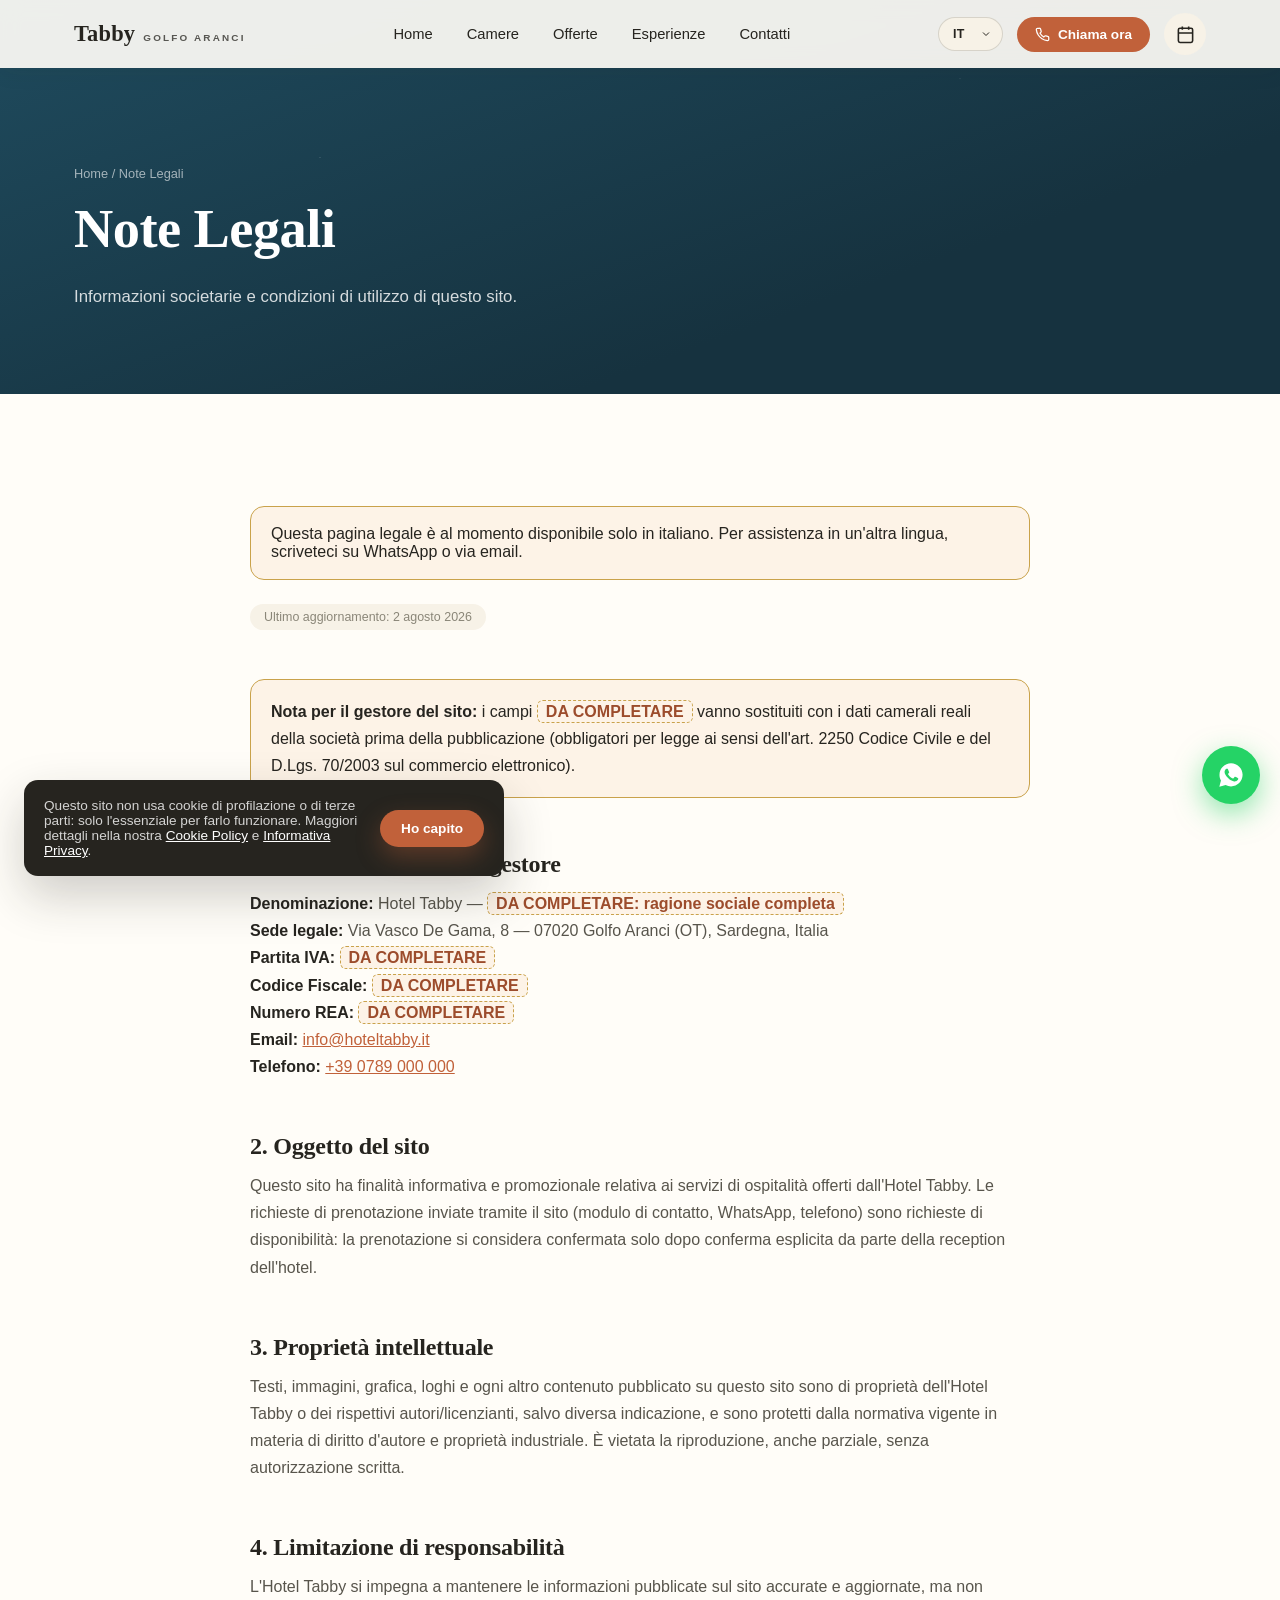
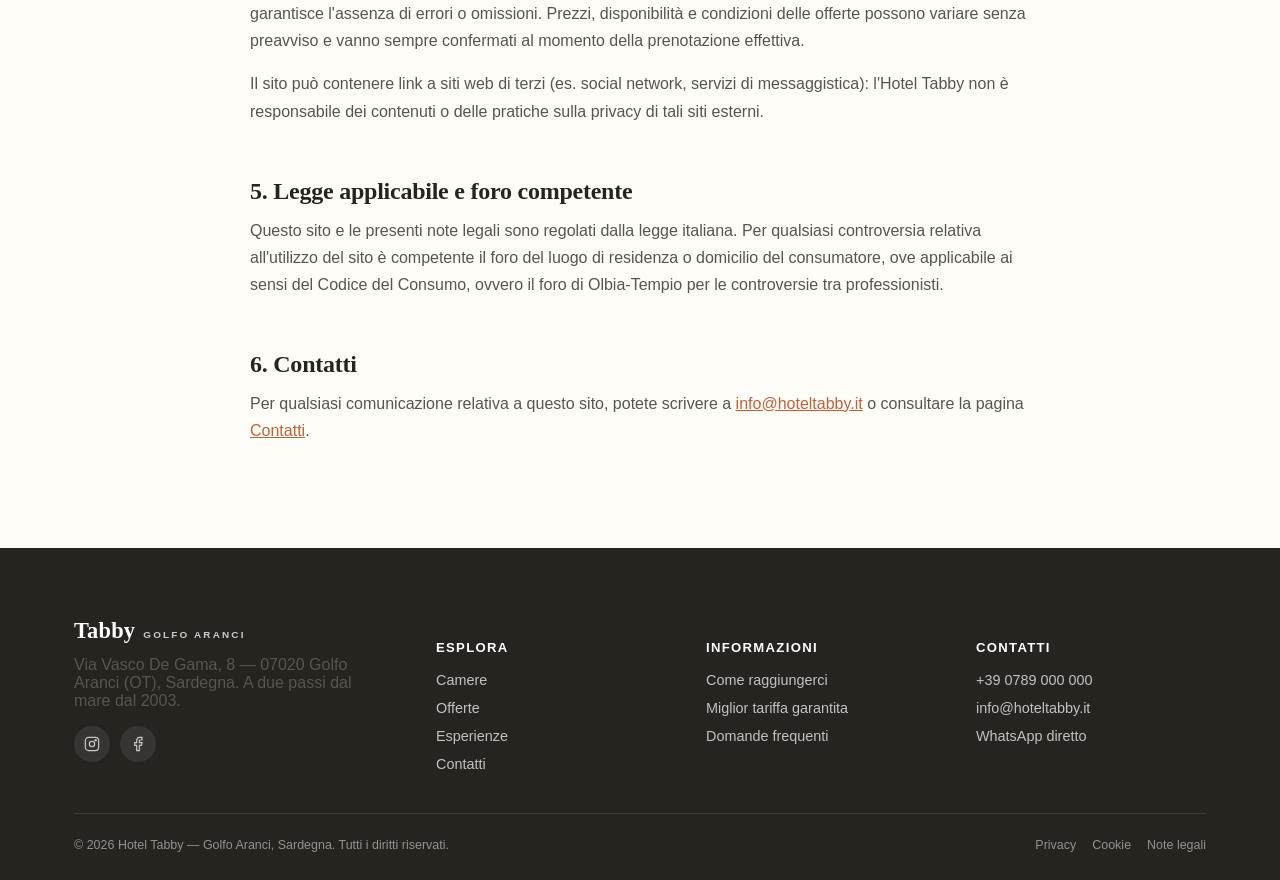
<file: note-legali.html>
<!doctype html>
<html lang="it">
<head>
<meta charset="UTF-8" />
<meta name="viewport" content="width=device-width, initial-scale=1, viewport-fit=cover" />
<title>Note Legali — Hotel Tabby, Golfo Aranci</title>
<meta name="description" content="Note legali e informazioni societarie dell'Hotel Tabby, condizioni di utilizzo del sito." />
<meta name="robots" content="noindex" />
<link rel="icon" href="data:image/svg+xml,<svg xmlns=%22http://www.w3.org/2000/svg%22 viewBox=%220 0 100 100%22><text y=%22.9em%22 font-size=%2290%22>🌊</text></svg>" />
<link rel="stylesheet" href="assets/css/style.css?v=5" />
</head>
<body>

<header class="site-header is-solid">
  <div class="container">
    <a href="index.html" class="brand">Tabby <small>Golfo Aranci</small></a>
    <nav class="nav-desktop" aria-label="Navigazione principale">
      <ul>
        <li><a href="index.html" data-i18n="nav.home">Home</a></li>
        <li><a href="camere.html" data-i18n="nav.rooms">Camere</a></li>
        <li><a href="offerte.html" data-i18n="nav.offers">Offerte</a></li>
        <li><a href="esperienze.html" data-i18n="nav.experiences">Esperienze</a></li>
        <li><a href="contatti.html" data-i18n="nav.contact">Contatti</a></li>
      </ul>
    </nav>
    <div class="header-actions">
      <select class="lang-switch" data-lang-switch aria-label="Lingua / Language / Langue / Sprache / Idioma">
        <option value="it">IT</option>
        <option value="en">EN</option>
        <option value="fr">FR</option>
        <option value="de">DE</option>
        <option value="es">ES</option>
      </select>
      <a class="call-pill" href="tel:+390789000000">
        <svg viewBox="0 0 24 24" fill="none" stroke="currentColor" stroke-width="2"><path d="M22 16.92v3a2 2 0 0 1-2.18 2 19.79 19.79 0 0 1-8.63-3.07 19.5 19.5 0 0 1-6-6 19.79 19.79 0 0 1-3.07-8.67A2 2 0 0 1 4.11 2h3a2 2 0 0 1 2 1.72c.127.96.361 1.903.7 2.81a2 2 0 0 1-.45 2.11L8.09 9.91a16 16 0 0 0 6 6l1.27-1.27a2 2 0 0 1 2.11-.45c.907.339 1.85.573 2.81.7A2 2 0 0 1 22 16.92z"/></svg>
        <span data-i18n="header.callNow">Chiama ora</span>
      </a>
      <a class="icon-btn" href="camere.html#prenota" aria-label="Prenota" data-i18n-aria="header.bookAria">
        <svg viewBox="0 0 24 24" fill="none" stroke="currentColor" stroke-width="2"><rect x="3" y="4" width="18" height="18" rx="2"/><path d="M16 2v4M8 2v4M3 10h18"/></svg>
      </a>
      <button class="nav-toggle" aria-label="Apri il menu" data-i18n-aria="header.menuAria">
        <svg viewBox="0 0 24 24" fill="none" stroke="currentColor" stroke-width="2"><path d="M3 12h18M3 6h18M3 18h18"/></svg>
      </button>
    </div>
  </div>
</header>

<div class="mobile-nav" id="mobile-nav">
  <div class="mobile-nav-top">
    <a href="index.html" class="brand">Tabby <small>Golfo Aranci</small></a>
    <button class="mobile-nav-close" aria-label="Chiudi il menu" data-i18n-aria="header.closeMenuAria">
      <svg viewBox="0 0 24 24" fill="none" stroke="currentColor" stroke-width="2"><path d="M18 6 6 18M6 6l12 12"/></svg>
    </button>
  </div>
  <ul>
    <li><a href="index.html" data-i18n="nav.home">Home</a></li>
    <li><a href="camere.html" data-i18n="nav.rooms">Camere</a></li>
    <li><a href="offerte.html" data-i18n="nav.offers">Offerte</a></li>
    <li><a href="esperienze.html" data-i18n="nav.experiences">Esperienze</a></li>
    <li><a href="contatti.html" data-i18n="nav.contact">Contatti</a></li>
  </ul>
  <div class="mobile-nav-footer">
    <select class="lang-switch" data-lang-switch aria-label="Lingua / Language / Langue / Sprache / Idioma">
      <option value="it">Italiano</option>
      <option value="en">English</option>
      <option value="fr">Français</option>
      <option value="de">Deutsch</option>
      <option value="es">Español</option>
    </select>
    <a href="tel:+390789000000">+39 0789 000 000</a>
    <a href="https://wa.me/390789000000" target="_blank" rel="noopener" data-i18n="mobileNav.whatsapp">WhatsApp: scrivici ora</a>
    <a href="mailto:info@hoteltabby.it">info@hoteltabby.it</a>
  </div>
</div>

<main>
<section class="page-hero">
  <div class="container">
    <div class="breadcrumb"><a href="index.html" data-i18n="nav.home">Home</a> / <span data-i18n="footer.legalNotice">Note Legali</span></div>
    <h1>Note Legali</h1>
    <p class="lead">Informazioni societarie e condizioni di utilizzo di questo sito.</p>
  </div>
</section>

<section class="section">
  <div class="container">
    <div class="legal-content reveal">
      <div class="legal-todo-box" data-i18n="legal.onlyItalianNotice">Questa pagina legale è al momento disponibile solo in italiano. Per assistenza in un'altra lingua, scriveteci su WhatsApp o via email.</div>

      <span class="legal-updated">Ultimo aggiornamento: 2 agosto 2026</span>

      <div class="legal-todo-box">
        <p><strong>Nota per il gestore del sito:</strong> i campi <span class="legal-todo">DA COMPLETARE</span> vanno sostituiti con i dati camerali reali della società prima della pubblicazione (obbligatori per legge ai sensi dell'art. 2250 Codice Civile e del D.Lgs. 70/2003 sul commercio elettronico).</p>
      </div>

      <h2>1. Dati identificativi del gestore</h2>
      <p>
        <strong>Denominazione:</strong> Hotel Tabby — <span class="legal-todo">DA COMPLETARE: ragione sociale completa</span><br />
        <strong>Sede legale:</strong> Via Vasco De Gama, 8 — 07020 Golfo Aranci (OT), Sardegna, Italia<br />
        <strong>Partita IVA:</strong> <span class="legal-todo">DA COMPLETARE</span><br />
        <strong>Codice Fiscale:</strong> <span class="legal-todo">DA COMPLETARE</span><br />
        <strong>Numero REA:</strong> <span class="legal-todo">DA COMPLETARE</span><br />
        <strong>Email:</strong> <a href="mailto:info@hoteltabby.it">info@hoteltabby.it</a><br />
        <strong>Telefono:</strong> <a href="tel:+390789000000">+39 0789 000 000</a>
      </p>

      <h2>2. Oggetto del sito</h2>
      <p>Questo sito ha finalità informativa e promozionale relativa ai servizi di ospitalità offerti dall'Hotel Tabby. Le richieste di prenotazione inviate tramite il sito (modulo di contatto, WhatsApp, telefono) sono richieste di disponibilità: la prenotazione si considera confermata solo dopo conferma esplicita da parte della reception dell'hotel.</p>

      <h2>3. Proprietà intellettuale</h2>
      <p>Testi, immagini, grafica, loghi e ogni altro contenuto pubblicato su questo sito sono di proprietà dell'Hotel Tabby o dei rispettivi autori/licenzianti, salvo diversa indicazione, e sono protetti dalla normativa vigente in materia di diritto d'autore e proprietà industriale. È vietata la riproduzione, anche parziale, senza autorizzazione scritta.</p>

      <h2>4. Limitazione di responsabilità</h2>
      <p>L'Hotel Tabby si impegna a mantenere le informazioni pubblicate sul sito accurate e aggiornate, ma non garantisce l'assenza di errori o omissioni. Prezzi, disponibilità e condizioni delle offerte possono variare senza preavviso e vanno sempre confermati al momento della prenotazione effettiva.</p>
      <p>Il sito può contenere link a siti web di terzi (es. social network, servizi di messaggistica): l'Hotel Tabby non è responsabile dei contenuti o delle pratiche sulla privacy di tali siti esterni.</p>

      <h2>5. Legge applicabile e foro competente</h2>
      <p>Questo sito e le presenti note legali sono regolati dalla legge italiana. Per qualsiasi controversia relativa all'utilizzo del sito è competente il foro del luogo di residenza o domicilio del consumatore, ove applicabile ai sensi del Codice del Consumo, ovvero il foro di Olbia-Tempio per le controversie tra professionisti.</p>

      <h2>6. Contatti</h2>
      <p>Per qualsiasi comunicazione relativa a questo sito, potete scrivere a <a href="mailto:info@hoteltabby.it">info@hoteltabby.it</a> o consultare la pagina <a href="contatti.html">Contatti</a>.</p>
    </div>
  </div>
</section>
</main>

<footer class="site-footer">
  <div class="container">
    <div class="footer-grid">
      <div class="footer-brand">
        <a href="index.html" class="brand">Tabby <small>Golfo Aranci</small></a>
        <p style="max-width:280px;" data-i18n="footer.addressLine">Via Vasco De Gama, 8 — 07020 Golfo Aranci (OT), Sardegna. A due passi dal mare dal 2003.</p>
        <div class="footer-social">
          <a href="https://www.instagram.com/hoteltabby/" target="_blank" rel="noopener" aria-label="Instagram"><svg viewBox="0 0 24 24" fill="none" stroke="currentColor" stroke-width="1.8"><rect x="2" y="2" width="20" height="20" rx="5"/><circle cx="12" cy="12" r="4"/><circle cx="17.5" cy="6.5" r="1"/></svg></a>
          <a href="https://www.facebook.com/hoteltabbygolfoaranci/" target="_blank" rel="noopener" aria-label="Facebook"><svg viewBox="0 0 24 24" fill="none" stroke="currentColor" stroke-width="1.8"><path d="M18 2h-3a5 5 0 0 0-5 5v3H7v4h3v8h4v-8h3l1-4h-4V7a1 1 0 0 1 1-1h3z"/></svg></a>
        </div>
      </div>
      <div class="footer-col">
        <h5 data-i18n="footer.explore">Esplora</h5>
        <ul>
          <li><a href="camere.html" data-i18n="nav.rooms">Camere</a></li>
          <li><a href="offerte.html" data-i18n="nav.offers">Offerte</a></li>
          <li><a href="esperienze.html" data-i18n="nav.experiences">Esperienze</a></li>
          <li><a href="contatti.html" data-i18n="nav.contact">Contatti</a></li>
        </ul>
      </div>
      <div class="footer-col">
        <h5 data-i18n="footer.info">Informazioni</h5>
        <ul>
          <li><a href="contatti.html" data-i18n="footer.howToReach">Come raggiungerci</a></li>
          <li><a href="offerte.html#best-rate" data-i18n="footer.bestRate">Miglior tariffa garantita</a></li>
          <li><a href="contatti.html#faq" data-i18n="footer.faq">Domande frequenti</a></li>
        </ul>
      </div>
      <div class="footer-col">
        <h5 data-i18n="nav.contact">Contatti</h5>
        <ul>
          <li><a href="tel:+390789000000">+39 0789 000 000</a></li>
          <li><a href="mailto:info@hoteltabby.it">info@hoteltabby.it</a></li>
          <li><a href="https://wa.me/390789000000" target="_blank" rel="noopener" data-i18n="footer.whatsappDirect">WhatsApp diretto</a></li>
        </ul>
      </div>
    </div>
    <div class="footer-bottom">
      <div class="footer-bottom-row">
        <span>© <span id="year"></span> <span data-i18n="footer.copyright">Hotel Tabby — Golfo Aranci, Sardegna. Tutti i diritti riservati.</span></span>
        <nav class="footer-legal-links" aria-label="Informazioni legali">
          <a href="privacy.html" data-i18n="footer.legalPrivacy">Privacy</a>
          <a href="cookie-policy.html" data-i18n="footer.legalCookie">Cookie</a>
          <a href="note-legali.html" data-i18n="footer.legalNotice">Note legali</a>
        </nav>
      </div>
    </div>
  </div>
</footer>

<div class="mobile-cta">
  <a href="tel:+390789000000" class="btn btn-outline"><svg viewBox="0 0 24 24" width="16" height="16" fill="none" stroke="currentColor" stroke-width="2" style="margin-right:6px;"><path d="M22 16.92v3a2 2 0 0 1-2.18 2 19.79 19.79 0 0 1-8.63-3.07 19.5 19.5 0 0 1-6-6 19.79 19.79 0 0 1-3.07-8.67A2 2 0 0 1 4.11 2h3a2 2 0 0 1 2 1.72c.127.96.361 1.903.7 2.81a2 2 0 0 1-.45 2.11L8.09 9.91a16 16 0 0 0 6 6l1.27-1.27a2 2 0 0 1 2.11-.45c.907.339 1.85.573 2.81.7A2 2 0 0 1 22 16.92z"/></svg><span data-i18n="mobileCta.call">Chiama</span></a>
  <a href="camere.html#prenota" class="btn btn-primary" data-i18n="common.bookNow">Prenota ora</a>
</div>

<div class="floating-contact">
  <div class="floating-contact-panel">
    <a href="https://wa.me/390789000000" target="_blank" rel="noopener">
      <svg viewBox="0 0 24 24" fill="currentColor"><path d="M12.04 2C6.58 2 2.13 6.45 2.13 11.91c0 1.75.46 3.39 1.26 4.81L2 22l5.42-1.35a9.9 9.9 0 0 0 4.62 1.15h.01c5.46 0 9.9-4.45 9.9-9.91C21.95 6.45 17.5 2 12.04 2Zm5.8 14.03c-.24.68-1.39 1.3-1.92 1.38-.49.08-1.1.11-1.78-.11-.41-.13-.94-.3-1.62-.6-2.86-1.24-4.72-4.13-4.86-4.32-.14-.19-1.16-1.55-1.16-2.95 0-1.4.73-2.09 1-2.38.27-.29.58-.36.78-.36.19 0 .39 0 .56.01.18.01.42-.07.65.5.24.58.82 2 .89 2.15.07.15.12.32.02.51-.1.19-.15.31-.3.48-.15.17-.31.38-.44.51-.15.15-.3.31-.13.6.17.29.76 1.25 1.63 2.02 1.12.99 2.06 1.3 2.35 1.45.29.15.46.13.63-.08.17-.21.72-.84.91-1.13.19-.29.38-.24.64-.14.26.1 1.65.78 1.93.92.28.14.47.21.54.33.07.12.07.68-.17 1.36Z"/></svg>
      <span data-i18n="floating.whatsapp">Scrivici su WhatsApp</span>
    </a>
    <a href="tel:+390789000000">
      <svg viewBox="0 0 24 24" fill="none" stroke="currentColor" stroke-width="2"><path d="M22 16.92v3a2 2 0 0 1-2.18 2 19.79 19.79 0 0 1-8.63-3.07 19.5 19.5 0 0 1-6-6 19.79 19.79 0 0 1-3.07-8.67A2 2 0 0 1 4.11 2h3a2 2 0 0 1 2 1.72c.127.96.361 1.903.7 2.81a2 2 0 0 1-.45 2.11L8.09 9.91a16 16 0 0 0 6 6l1.27-1.27a2 2 0 0 1 2.11-.45c.907.339 1.85.573 2.81.7A2 2 0 0 1 22 16.92z"/></svg>
      <span data-i18n="floating.call">Chiama la reception</span>
    </a>
    <a href="contatti.html">
      <svg viewBox="0 0 24 24" fill="none" stroke="currentColor" stroke-width="2"><path d="M21 15a2 2 0 0 1-2 2H7l-4 4V5a2 2 0 0 1 2-2h14a2 2 0 0 1 2 2z"/></svg>
      <span data-i18n="floating.contact">Scrivici in 1 minuto</span>
    </a>
  </div>
  <button class="floating-contact-btn" aria-label="Apri i contatti rapidi" data-i18n-aria="floating.aria">
    <svg viewBox="0 0 24 24" fill="currentColor"><path d="M12.04 2C6.58 2 2.13 6.45 2.13 11.91c0 1.75.46 3.39 1.26 4.81L2 22l5.42-1.35a9.9 9.9 0 0 0 4.62 1.15h.01c5.46 0 9.9-4.45 9.9-9.91C21.95 6.45 17.5 2 12.04 2Zm5.8 14.03c-.24.68-1.39 1.3-1.92 1.38-.49.08-1.1.11-1.78-.11-.41-.13-.94-.3-1.62-.6-2.86-1.24-4.72-4.13-4.86-4.32-.14-.19-1.16-1.55-1.16-2.95 0-1.4.73-2.09 1-2.38.27-.29.58-.36.78-.36.19 0 .39 0 .56.01.18.01.42-.07.65.5.24.58.82 2 .89 2.15.07.15.12.32.02.51-.1.19-.15.31-.3.48-.15.17-.31.38-.44.51-.15.15-.3.31-.13.6.17.29.76 1.25 1.63 2.02 1.12.99 2.06 1.3 2.35 1.45.29.15.46.13.63-.08.17-.21.72-.84.91-1.13.19-.29.38-.24.64-.14.26.1 1.65.78 1.93.92.28.14.47.21.54.33.07.12.07.68-.17 1.36Z"/></svg>
  </button>
</div>

<!-- Cookie / privacy notice -->
<div class="cookie-notice" id="cookie-notice" role="dialog" aria-label="Informativa cookie">
  <p data-i18n="cookie.text" data-i18n-html>Questo sito non usa cookie di profilazione o di terze parti: solo l'essenziale per farlo funzionare. Maggiori dettagli nella nostra <a href="cookie-policy.html">Cookie Policy</a> e <a href="privacy.html">Informativa Privacy</a>.</p>
  <div class="cookie-notice-actions">
    <button type="button" class="btn btn-primary btn-sm" data-cookie-accept data-i18n="cookie.accept">Ho capito</button>
  </div>
</div>

<script>document.getElementById("year").textContent = new Date().getFullYear();</script>
<script src="assets/js/i18n.js?v=5"></script>
<script src="assets/js/main.js?v=5"></script>
</body>
</html>
</file>
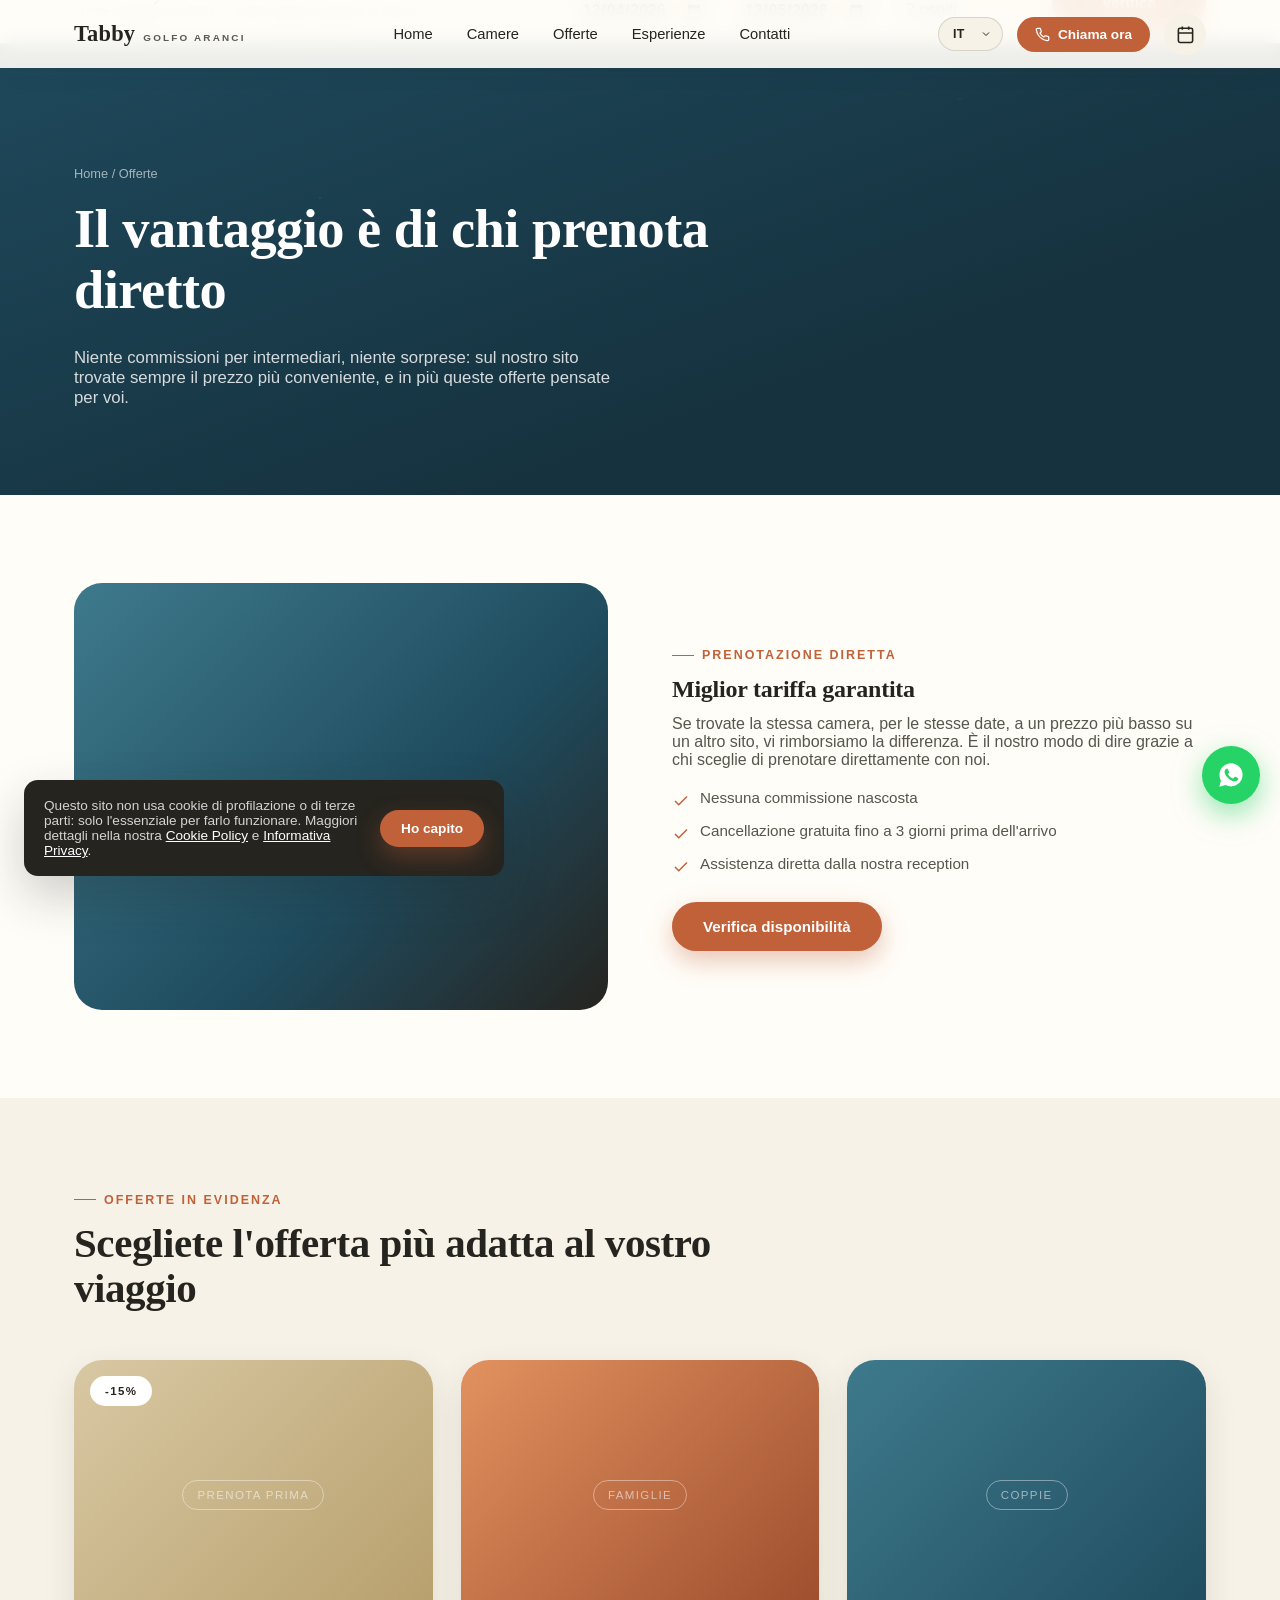
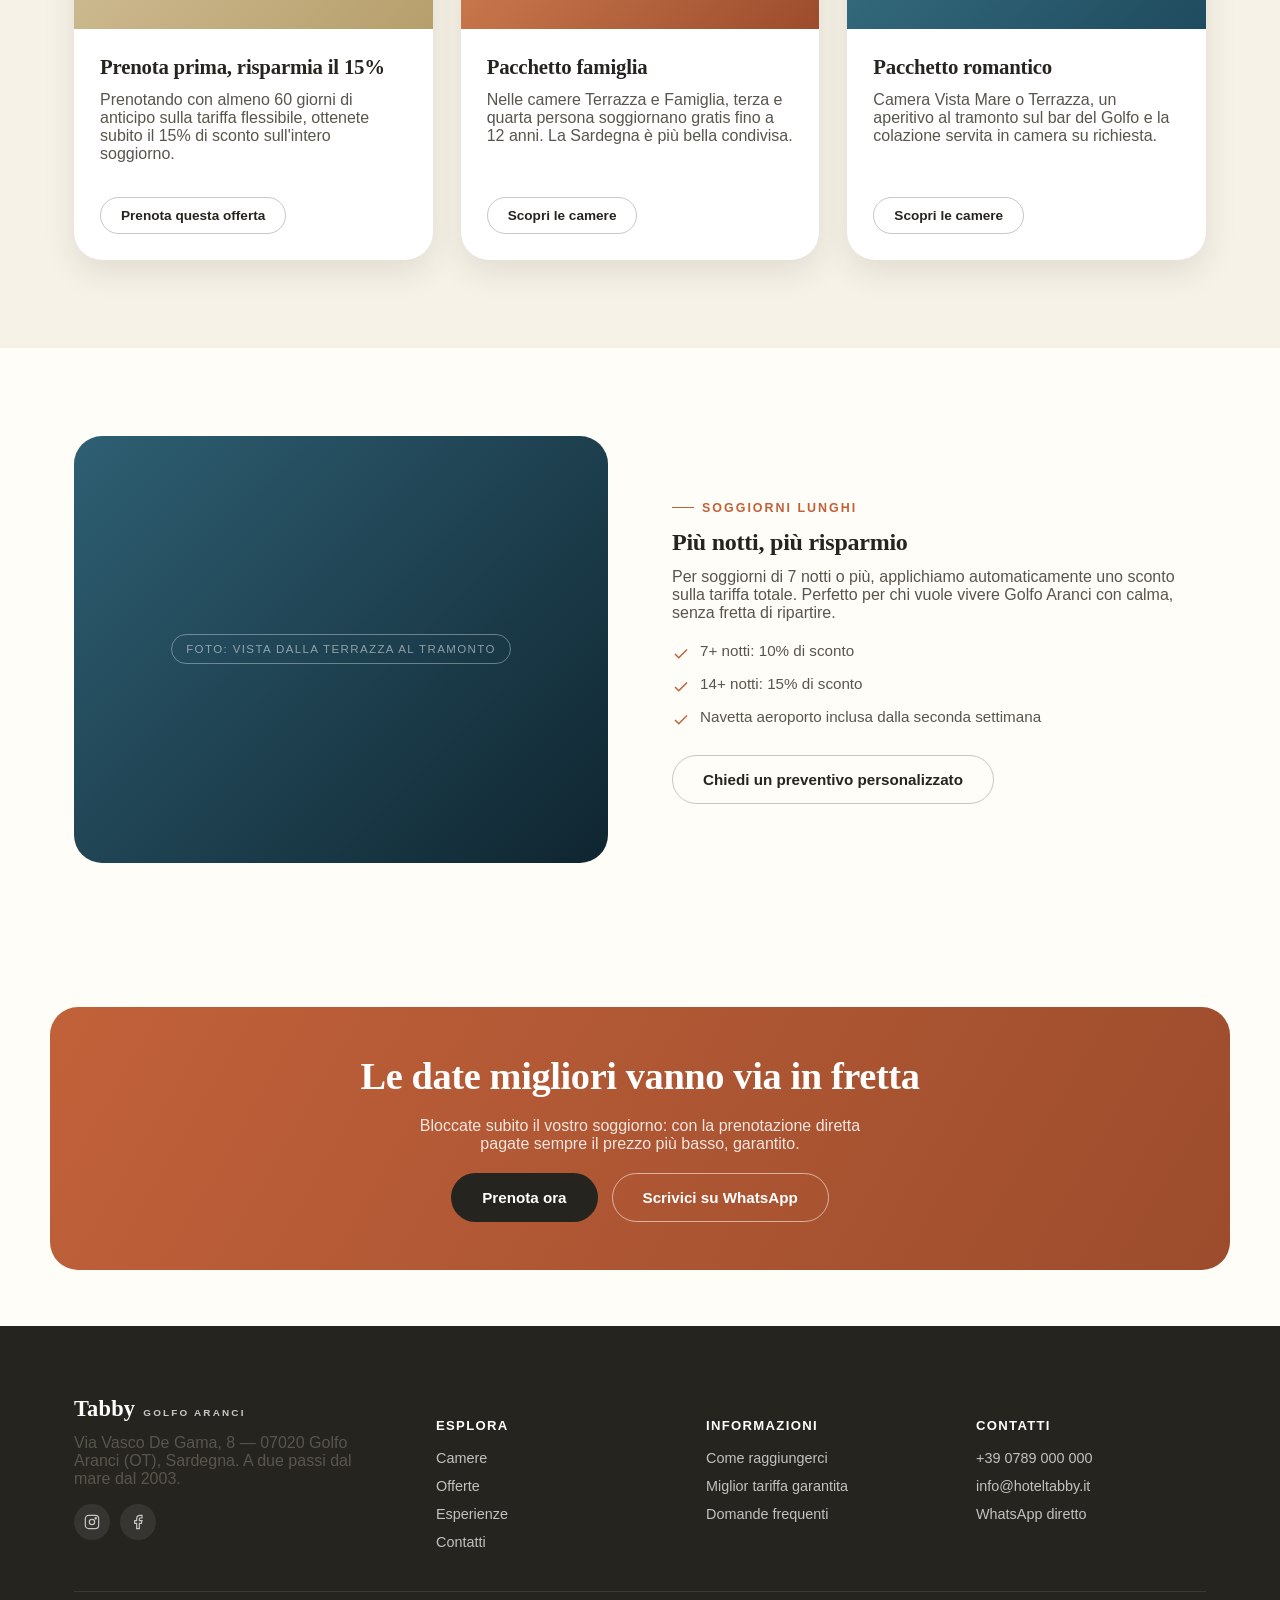
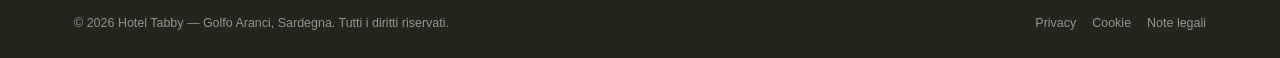
<file: offerte.html>
<!doctype html>
<html lang="it">
<head>
<meta charset="UTF-8" />
<meta name="viewport" content="width=device-width, initial-scale=1, viewport-fit=cover" />
<title data-i18n="meta.offers.title">Offerte — Hotel Tabby, Golfo Aranci</title>
<meta name="description" data-i18n-content="meta.offers.description" content="Le offerte dell'Hotel Tabby: miglior tariffa garantita, sconto prenota prima, pacchetto famiglia e pacchetto romantico. Prenotare diretto conviene sempre." />
<link rel="icon" href="data:image/svg+xml,<svg xmlns=%22http://www.w3.org/2000/svg%22 viewBox=%220 0 100 100%22><text y=%22.9em%22 font-size=%2290%22>🌊</text></svg>" />
<link rel="stylesheet" href="assets/css/style.css?v=5" />
</head>
<body>

<header class="site-header is-solid">
  <div class="container">
    <a href="index.html" class="brand">Tabby <small>Golfo Aranci</small></a>
    <nav class="nav-desktop" aria-label="Navigazione principale">
      <ul>
        <li><a href="index.html" data-i18n="nav.home">Home</a></li>
        <li><a href="camere.html" data-i18n="nav.rooms">Camere</a></li>
        <li><a href="offerte.html" class="is-active" data-i18n="nav.offers">Offerte</a></li>
        <li><a href="esperienze.html" data-i18n="nav.experiences">Esperienze</a></li>
        <li><a href="contatti.html" data-i18n="nav.contact">Contatti</a></li>
      </ul>
    </nav>
    <div class="header-actions">
      <select class="lang-switch" data-lang-switch aria-label="Lingua / Language / Langue / Sprache / Idioma">
        <option value="it">IT</option>
        <option value="en">EN</option>
        <option value="fr">FR</option>
        <option value="de">DE</option>
        <option value="es">ES</option>
      </select>
      <a class="call-pill" href="tel:+390789000000">
        <svg viewBox="0 0 24 24" fill="none" stroke="currentColor" stroke-width="2"><path d="M22 16.92v3a2 2 0 0 1-2.18 2 19.79 19.79 0 0 1-8.63-3.07 19.5 19.5 0 0 1-6-6 19.79 19.79 0 0 1-3.07-8.67A2 2 0 0 1 4.11 2h3a2 2 0 0 1 2 1.72c.127.96.361 1.903.7 2.81a2 2 0 0 1-.45 2.11L8.09 9.91a16 16 0 0 0 6 6l1.27-1.27a2 2 0 0 1 2.11-.45c.907.339 1.85.573 2.81.7A2 2 0 0 1 22 16.92z"/></svg>
        <span data-i18n="header.callNow">Chiama ora</span>
      </a>
      <a class="icon-btn" href="camere.html#prenota" aria-label="Prenota" data-i18n-aria="header.bookAria">
        <svg viewBox="0 0 24 24" fill="none" stroke="currentColor" stroke-width="2"><rect x="3" y="4" width="18" height="18" rx="2"/><path d="M16 2v4M8 2v4M3 10h18"/></svg>
      </a>
      <button class="nav-toggle" aria-label="Apri il menu" data-i18n-aria="header.menuAria">
        <svg viewBox="0 0 24 24" fill="none" stroke="currentColor" stroke-width="2"><path d="M3 12h18M3 6h18M3 18h18"/></svg>
      </button>
    </div>
  </div>
</header>

<div class="sticky-bar">
  <div class="container sticky-bar-inner">
    <div class="sticky-bar-info">
      <strong>Hotel Tabby · Golfo Aranci</strong>
      <span data-i18n="stickyBar.tagline">Fronte spiaggia, dal 2003 — tariffa migliore garantita in diretta</span>
    </div>
    <form class="booking-grid" data-booking-form style="flex:1;max-width:640px;display:grid;grid-template-columns:repeat(4,1fr);gap:8px;">
      <div class="booking-field"><label for="sb-in" data-i18n="booking.checkin">Check-in</label><input id="sb-in" type="date" data-checkin required /></div>
      <div class="booking-field"><label for="sb-out" data-i18n="booking.checkout">Check-out</label><input id="sb-out" type="date" data-checkout required /></div>
      <div class="booking-field" data-guest-control>
        <label data-i18n="booking.guests">Ospiti</label>
        <input type="hidden" value="2" />
        <span data-guest-count>2 ospiti</span>
      </div>
      <button type="submit" class="btn btn-primary booking-submit" data-i18n="booking.verify">Verifica</button>
    </form>
  </div>
</div>

<div class="mobile-nav" id="mobile-nav">
  <div class="mobile-nav-top">
    <a href="index.html" class="brand">Tabby <small>Golfo Aranci</small></a>
    <button class="mobile-nav-close" aria-label="Chiudi il menu" data-i18n-aria="header.closeMenuAria">
      <svg viewBox="0 0 24 24" fill="none" stroke="currentColor" stroke-width="2"><path d="M18 6 6 18M6 6l12 12"/></svg>
    </button>
  </div>
  <ul>
    <li><a href="index.html" data-i18n="nav.home">Home</a></li>
    <li><a href="camere.html" data-i18n="nav.rooms">Camere</a></li>
    <li><a href="offerte.html" data-i18n="nav.offers">Offerte</a></li>
    <li><a href="esperienze.html" data-i18n="nav.experiences">Esperienze</a></li>
    <li><a href="contatti.html" data-i18n="nav.contact">Contatti</a></li>
  </ul>
  <div class="mobile-nav-footer">
    <select class="lang-switch" data-lang-switch aria-label="Lingua / Language / Langue / Sprache / Idioma">
      <option value="it">Italiano</option>
      <option value="en">English</option>
      <option value="fr">Français</option>
      <option value="de">Deutsch</option>
      <option value="es">Español</option>
    </select>
    <a href="tel:+390789000000">+39 0789 000 000</a>
    <a href="https://wa.me/390789000000" target="_blank" rel="noopener" data-i18n="mobileNav.whatsapp">WhatsApp: scrivici ora</a>
    <a href="mailto:info@hoteltabby.it">info@hoteltabby.it</a>
  </div>
</div>

<main>
<section class="page-hero">
  <div class="container">
    <div class="breadcrumb"><a href="index.html" data-i18n="nav.home">Home</a> / <span data-i18n="nav.offers">Offerte</span></div>
    <h1 data-i18n="offers.page.title">Il vantaggio è di chi prenota diretto</h1>
    <p class="lead" data-i18n="offers.page.lead">Niente commissioni per intermediari, niente sorprese: sul nostro sito trovate sempre il prezzo più conveniente, e in più queste offerte pensate per voi.</p>
  </div>
</section>

<section class="section" id="best-rate">
  <div class="container">
    <div class="split reveal">
      <div class="split-media"><span data-i18n="offers.bestrate.photoLabel">Foto: reception e accoglienza</span></div>
      <div>
        <span class="eyebrow" data-i18n="offers.bestrate.eyebrow">Prenotazione diretta</span>
        <h2 data-i18n="offer.bestrate.title">Miglior tariffa garantita</h2>
        <p data-i18n="offers.bestrate.longDesc">Se trovate la stessa camera, per le stesse date, a un prezzo più basso su un altro sito, vi rimborsiamo la differenza. È il nostro modo di dire grazie a chi sceglie di prenotare direttamente con noi.</p>
        <ul class="check-list">
          <li><svg viewBox="0 0 24 24" fill="none" stroke="currentColor" stroke-width="2"><path d="M20 6 9 17l-5-5"/></svg> <span data-i18n="offers.bestrate.feat1">Nessuna commissione nascosta</span></li>
          <li><svg viewBox="0 0 24 24" fill="none" stroke="currentColor" stroke-width="2"><path d="M20 6 9 17l-5-5"/></svg> <span data-i18n="offers.bestrate.feat2">Cancellazione gratuita fino a 3 giorni prima dell'arrivo</span></li>
          <li><svg viewBox="0 0 24 24" fill="none" stroke="currentColor" stroke-width="2"><path d="M20 6 9 17l-5-5"/></svg> <span data-i18n="offers.bestrate.feat3">Assistenza diretta dalla nostra reception</span></li>
        </ul>
        <a href="camere.html#prenota" class="btn btn-primary" data-i18n="booking.checkAvailability">Verifica disponibilità</a>
      </div>
    </div>
  </div>
</section>

<section class="section section--sand">
  <div class="container">
    <div class="section-head">
      <span class="eyebrow" data-i18n="offers.featured.eyebrow">Offerte in evidenza</span>
      <h2 data-i18n="offers.featured.title">Scegliete l'offerta più adatta al vostro viaggio</h2>
    </div>
    <div class="grid cols-3 reveal">
      <article class="card" id="early-booking">
        <div class="card-media tone-sand"><span class="card-badge">-15%</span><span data-i18n="offer.early.tag">Prenota prima</span></div>
        <div class="card-body">
          <h3 data-i18n="offer.early.title">Prenota prima, risparmia il 15%</h3>
          <p data-i18n="offers.early.longDesc">Prenotando con almeno 60 giorni di anticipo sulla tariffa flessibile, ottenete subito il 15% di sconto sull'intero soggiorno.</p>
          <div class="card-footer"><a href="camere.html#prenota" class="btn btn-outline btn-sm" data-i18n="offers.early.cta">Prenota questa offerta</a></div>
        </div>
      </article>
      <article class="card" id="famiglia">
        <div class="card-media tone-terracotta"><span data-i18n="offer.family.tag">Famiglie</span></div>
        <div class="card-body">
          <h3 data-i18n="offer.family.title">Pacchetto famiglia</h3>
          <p data-i18n="offers.family.longDesc">Nelle camere Terrazza e Famiglia, terza e quarta persona soggiornano gratis fino a 12 anni. La Sardegna è più bella condivisa.</p>
          <div class="card-footer"><a href="camere.html#famiglia" class="btn btn-outline btn-sm" data-i18n="offers.discoverRooms">Scopri le camere</a></div>
        </div>
      </article>
      <article class="card" id="romantico">
        <div class="card-media"><span data-i18n="offers.romantic.tag">Coppie</span></div>
        <div class="card-body">
          <h3 data-i18n="offers.romantic.title">Pacchetto romantico</h3>
          <p data-i18n="offers.romantic.desc">Camera Vista Mare o Terrazza, un aperitivo al tramonto sul bar del Golfo e la colazione servita in camera su richiesta.</p>
          <div class="card-footer"><a href="camere.html#vista-mare" class="btn btn-outline btn-sm" data-i18n="offers.discoverRooms">Scopri le camere</a></div>
        </div>
      </article>
    </div>
  </div>
</section>

<section class="section">
  <div class="container">
    <div class="split reveal">
      <div>
        <span class="eyebrow" data-i18n="offers.long.eyebrow">Soggiorni lunghi</span>
        <h2 data-i18n="offers.long.title">Più notti, più risparmio</h2>
        <p data-i18n="offers.long.desc">Per soggiorni di 7 notti o più, applichiamo automaticamente uno sconto sulla tariffa totale. Perfetto per chi vuole vivere Golfo Aranci con calma, senza fretta di ripartire.</p>
        <ul class="check-list">
          <li><svg viewBox="0 0 24 24" fill="none" stroke="currentColor" stroke-width="2"><path d="M20 6 9 17l-5-5"/></svg> <span data-i18n="offers.long.feat1">7+ notti: 10% di sconto</span></li>
          <li><svg viewBox="0 0 24 24" fill="none" stroke="currentColor" stroke-width="2"><path d="M20 6 9 17l-5-5"/></svg> <span data-i18n="offers.long.feat2">14+ notti: 15% di sconto</span></li>
          <li><svg viewBox="0 0 24 24" fill="none" stroke="currentColor" stroke-width="2"><path d="M20 6 9 17l-5-5"/></svg> <span data-i18n="offers.long.feat3">Navetta aeroporto inclusa dalla seconda settimana</span></li>
        </ul>
        <a href="contatti.html" class="btn btn-outline" data-i18n="offers.long.cta">Chiedi un preventivo personalizzato</a>
      </div>
      <div class="split-media reverse-order" style="background:linear-gradient(135deg,#2e5f73,#0f2530);"><span data-i18n="offers.long.photoLabel">Foto: vista dalla terrazza al tramonto</span></div>
    </div>
  </div>
</section>

<section class="section--tight">
  <div class="cta-banner reveal">
    <h2 data-i18n="offers.cta.title">Le date migliori vanno via in fretta</h2>
    <p data-i18n="offers.cta.lead">Bloccate subito il vostro soggiorno: con la prenotazione diretta pagate sempre il prezzo più basso, garantito.</p>
    <div class="cta-banner-actions">
      <a href="camere.html#prenota" class="btn btn-dark" data-i18n="common.bookNow">Prenota ora</a>
      <a href="https://wa.me/390789000000" target="_blank" rel="noopener" class="btn btn-ghost" data-i18n="floating.whatsapp">Scrivici su WhatsApp</a>
    </div>
  </div>
</section>
</main>

<footer class="site-footer">
  <div class="container">
    <div class="footer-grid">
      <div class="footer-brand">
        <a href="index.html" class="brand">Tabby <small>Golfo Aranci</small></a>
        <p style="max-width:280px;" data-i18n="footer.addressLine">Via Vasco De Gama, 8 — 07020 Golfo Aranci (OT), Sardegna. A due passi dal mare dal 2003.</p>
        <div class="footer-social">
          <a href="https://www.instagram.com/hoteltabby/" target="_blank" rel="noopener" aria-label="Instagram"><svg viewBox="0 0 24 24" fill="none" stroke="currentColor" stroke-width="1.8"><rect x="2" y="2" width="20" height="20" rx="5"/><circle cx="12" cy="12" r="4"/><circle cx="17.5" cy="6.5" r="1"/></svg></a>
          <a href="https://www.facebook.com/hoteltabbygolfoaranci/" target="_blank" rel="noopener" aria-label="Facebook"><svg viewBox="0 0 24 24" fill="none" stroke="currentColor" stroke-width="1.8"><path d="M18 2h-3a5 5 0 0 0-5 5v3H7v4h3v8h4v-8h3l1-4h-4V7a1 1 0 0 1 1-1h3z"/></svg></a>
        </div>
      </div>
      <div class="footer-col">
        <h5 data-i18n="footer.explore">Esplora</h5>
        <ul>
          <li><a href="camere.html" data-i18n="nav.rooms">Camere</a></li>
          <li><a href="offerte.html" data-i18n="nav.offers">Offerte</a></li>
          <li><a href="esperienze.html" data-i18n="nav.experiences">Esperienze</a></li>
          <li><a href="contatti.html" data-i18n="nav.contact">Contatti</a></li>
        </ul>
      </div>
      <div class="footer-col">
        <h5 data-i18n="footer.info">Informazioni</h5>
        <ul>
          <li><a href="contatti.html" data-i18n="footer.howToReach">Come raggiungerci</a></li>
          <li><a href="offerte.html#best-rate" data-i18n="footer.bestRate">Miglior tariffa garantita</a></li>
          <li><a href="contatti.html#faq" data-i18n="footer.faq">Domande frequenti</a></li>
        </ul>
      </div>
      <div class="footer-col">
        <h5 data-i18n="nav.contact">Contatti</h5>
        <ul>
          <li><a href="tel:+390789000000">+39 0789 000 000</a></li>
          <li><a href="mailto:info@hoteltabby.it">info@hoteltabby.it</a></li>
          <li><a href="https://wa.me/390789000000" target="_blank" rel="noopener" data-i18n="footer.whatsappDirect">WhatsApp diretto</a></li>
        </ul>
      </div>
    </div>
    <div class="footer-bottom">
      <div class="footer-bottom-row">
        <span>© <span id="year"></span> <span data-i18n="footer.copyright">Hotel Tabby — Golfo Aranci, Sardegna. Tutti i diritti riservati.</span></span>
        <nav class="footer-legal-links" aria-label="Informazioni legali">
          <a href="privacy.html" data-i18n="footer.legalPrivacy">Privacy</a>
          <a href="cookie-policy.html" data-i18n="footer.legalCookie">Cookie</a>
          <a href="note-legali.html" data-i18n="footer.legalNotice">Note legali</a>
        </nav>
      </div>
    </div>
  </div>
</footer>

<div class="mobile-cta">
  <a href="tel:+390789000000" class="btn btn-outline"><svg viewBox="0 0 24 24" width="16" height="16" fill="none" stroke="currentColor" stroke-width="2" style="margin-right:6px;"><path d="M22 16.92v3a2 2 0 0 1-2.18 2 19.79 19.79 0 0 1-8.63-3.07 19.5 19.5 0 0 1-6-6 19.79 19.79 0 0 1-3.07-8.67A2 2 0 0 1 4.11 2h3a2 2 0 0 1 2 1.72c.127.96.361 1.903.7 2.81a2 2 0 0 1-.45 2.11L8.09 9.91a16 16 0 0 0 6 6l1.27-1.27a2 2 0 0 1 2.11-.45c.907.339 1.85.573 2.81.7A2 2 0 0 1 22 16.92z"/></svg><span data-i18n="mobileCta.call">Chiama</span></a>
  <a href="camere.html#prenota" class="btn btn-primary" data-i18n="common.bookNow">Prenota ora</a>
</div>

<div class="floating-contact">
  <div class="floating-contact-panel">
    <a href="https://wa.me/390789000000" target="_blank" rel="noopener">
      <svg viewBox="0 0 24 24" fill="currentColor"><path d="M12.04 2C6.58 2 2.13 6.45 2.13 11.91c0 1.75.46 3.39 1.26 4.81L2 22l5.42-1.35a9.9 9.9 0 0 0 4.62 1.15h.01c5.46 0 9.9-4.45 9.9-9.91C21.95 6.45 17.5 2 12.04 2Zm5.8 14.03c-.24.68-1.39 1.3-1.92 1.38-.49.08-1.1.11-1.78-.11-.41-.13-.94-.3-1.62-.6-2.86-1.24-4.72-4.13-4.86-4.32-.14-.19-1.16-1.55-1.16-2.95 0-1.4.73-2.09 1-2.38.27-.29.58-.36.78-.36.19 0 .39 0 .56.01.18.01.42-.07.65.5.24.58.82 2 .89 2.15.07.15.12.32.02.51-.1.19-.15.31-.3.48-.15.17-.31.38-.44.51-.15.15-.3.31-.13.6.17.29.76 1.25 1.63 2.02 1.12.99 2.06 1.3 2.35 1.45.29.15.46.13.63-.08.17-.21.72-.84.91-1.13.19-.29.38-.24.64-.14.26.1 1.65.78 1.93.92.28.14.47.21.54.33.07.12.07.68-.17 1.36Z"/></svg>
      <span data-i18n="floating.whatsapp">Scrivici su WhatsApp</span>
    </a>
    <a href="tel:+390789000000">
      <svg viewBox="0 0 24 24" fill="none" stroke="currentColor" stroke-width="2"><path d="M22 16.92v3a2 2 0 0 1-2.18 2 19.79 19.79 0 0 1-8.63-3.07 19.5 19.5 0 0 1-6-6 19.79 19.79 0 0 1-3.07-8.67A2 2 0 0 1 4.11 2h3a2 2 0 0 1 2 1.72c.127.96.361 1.903.7 2.81a2 2 0 0 1-.45 2.11L8.09 9.91a16 16 0 0 0 6 6l1.27-1.27a2 2 0 0 1 2.11-.45c.907.339 1.85.573 2.81.7A2 2 0 0 1 22 16.92z"/></svg>
      <span data-i18n="floating.call">Chiama la reception</span>
    </a>
    <a href="contatti.html">
      <svg viewBox="0 0 24 24" fill="none" stroke="currentColor" stroke-width="2"><path d="M21 15a2 2 0 0 1-2 2H7l-4 4V5a2 2 0 0 1 2-2h14a2 2 0 0 1 2 2z"/></svg>
      <span data-i18n="floating.contact">Scrivici in 1 minuto</span>
    </a>
  </div>
  <button class="floating-contact-btn" aria-label="Apri i contatti rapidi" data-i18n-aria="floating.aria">
    <svg viewBox="0 0 24 24" fill="currentColor"><path d="M12.04 2C6.58 2 2.13 6.45 2.13 11.91c0 1.75.46 3.39 1.26 4.81L2 22l5.42-1.35a9.9 9.9 0 0 0 4.62 1.15h.01c5.46 0 9.9-4.45 9.9-9.91C21.95 6.45 17.5 2 12.04 2Zm5.8 14.03c-.24.68-1.39 1.3-1.92 1.38-.49.08-1.1.11-1.78-.11-.41-.13-.94-.3-1.62-.6-2.86-1.24-4.72-4.13-4.86-4.32-.14-.19-1.16-1.55-1.16-2.95 0-1.4.73-2.09 1-2.38.27-.29.58-.36.78-.36.19 0 .39 0 .56.01.18.01.42-.07.65.5.24.58.82 2 .89 2.15.07.15.12.32.02.51-.1.19-.15.31-.3.48-.15.17-.31.38-.44.51-.15.15-.3.31-.13.6.17.29.76 1.25 1.63 2.02 1.12.99 2.06 1.3 2.35 1.45.29.15.46.13.63-.08.17-.21.72-.84.91-1.13.19-.29.38-.24.64-.14.26.1 1.65.78 1.93.92.28.14.47.21.54.33.07.12.07.68-.17 1.36Z"/></svg>
  </button>
</div>

<!-- Cookie / privacy notice -->
<div class="cookie-notice" id="cookie-notice" role="dialog" aria-label="Informativa cookie">
  <p data-i18n="cookie.text" data-i18n-html>Questo sito non usa cookie di profilazione o di terze parti: solo l'essenziale per farlo funzionare. Maggiori dettagli nella nostra <a href="cookie-policy.html">Cookie Policy</a> e <a href="privacy.html">Informativa Privacy</a>.</p>
  <div class="cookie-notice-actions">
    <button type="button" class="btn btn-primary btn-sm" data-cookie-accept data-i18n="cookie.accept">Ho capito</button>
  </div>
</div>

<script>document.getElementById("year").textContent = new Date().getFullYear();</script>
<script src="assets/js/i18n.js?v=5"></script>
<script src="assets/js/main.js?v=5"></script>
</body>
</html>
</file>
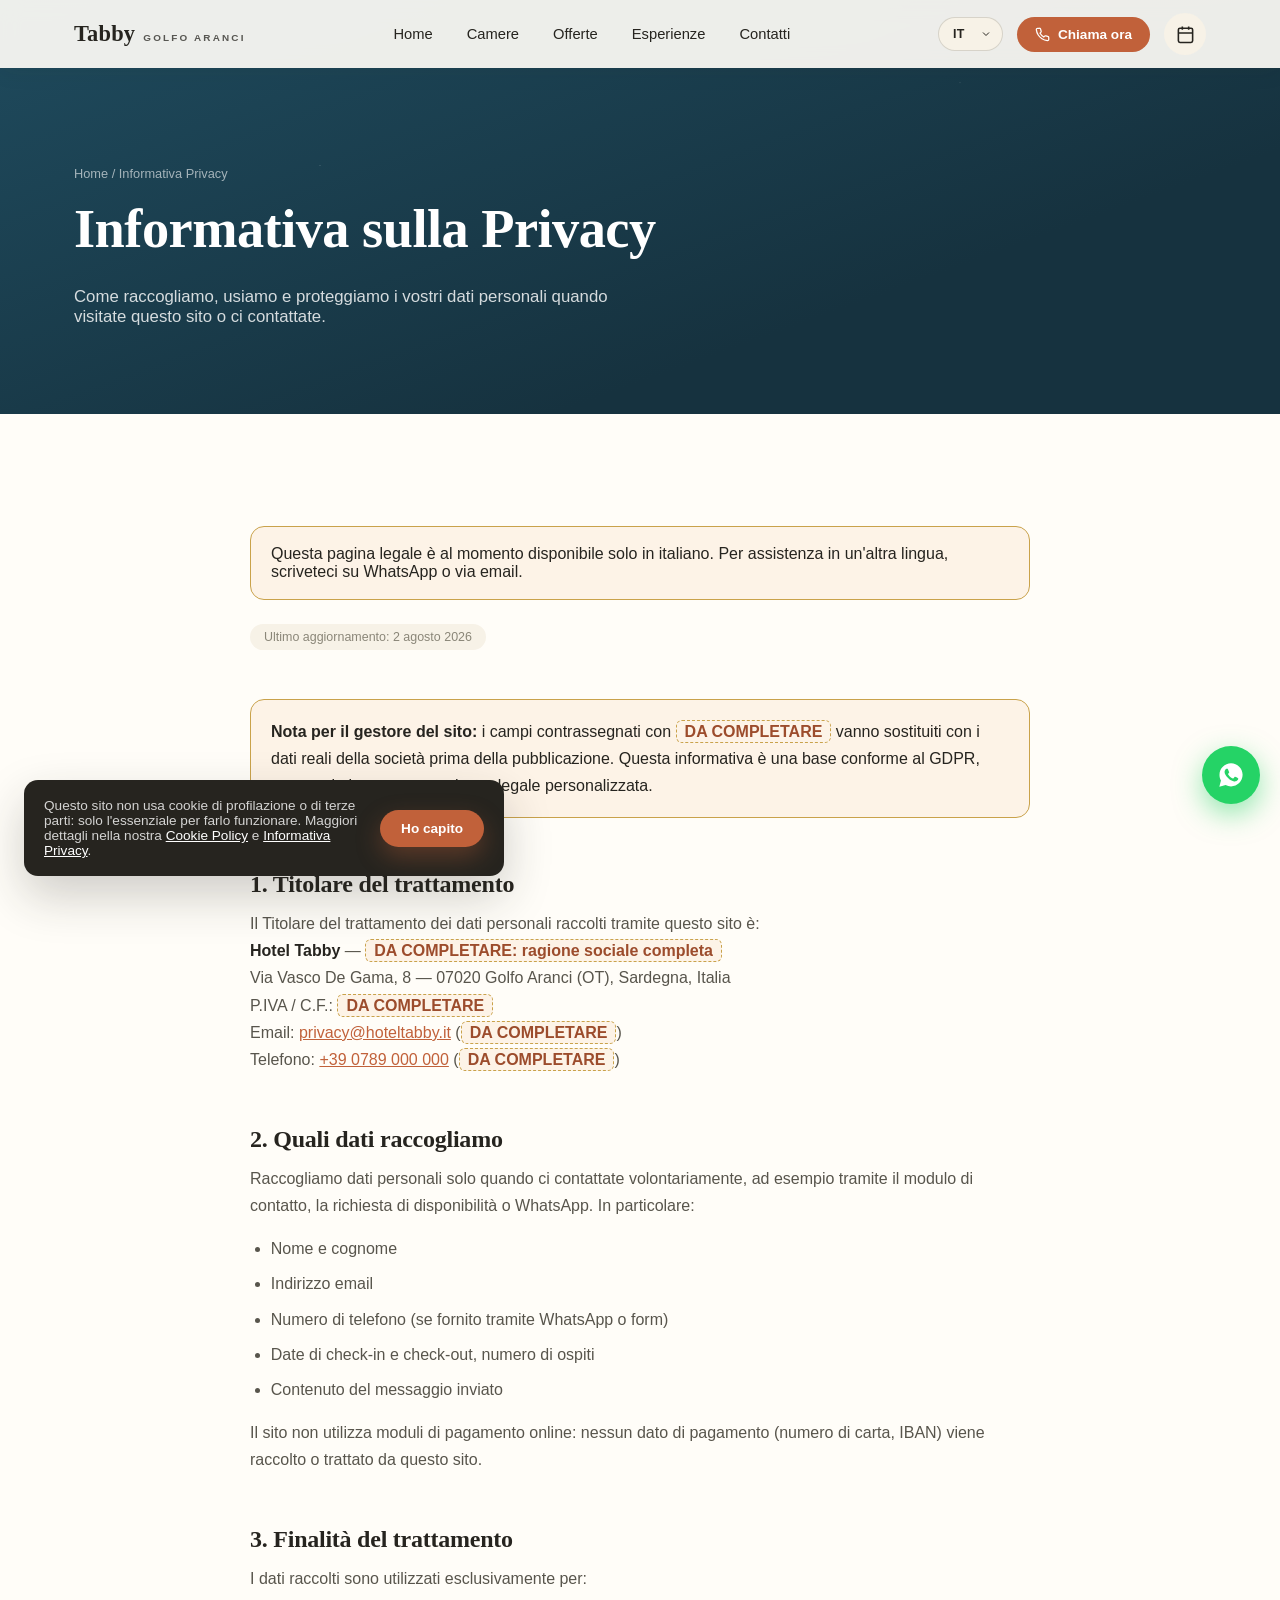
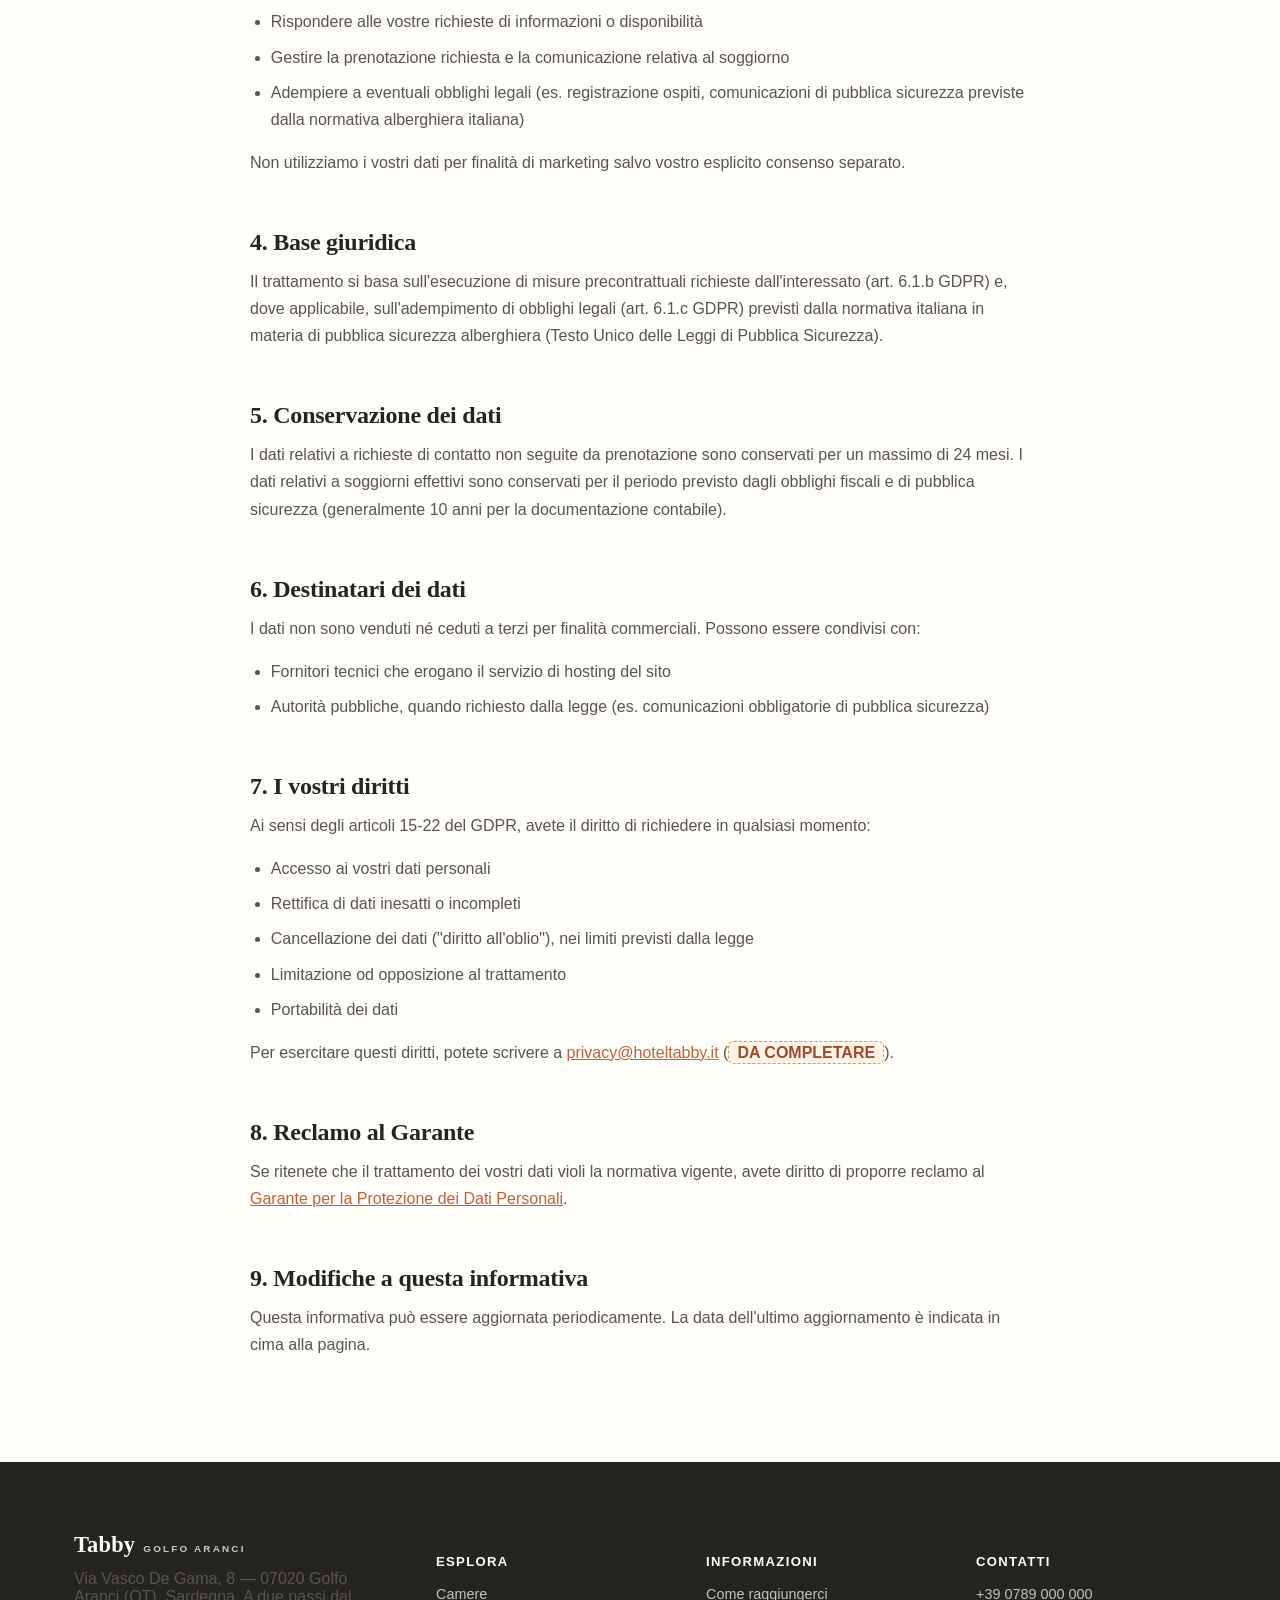
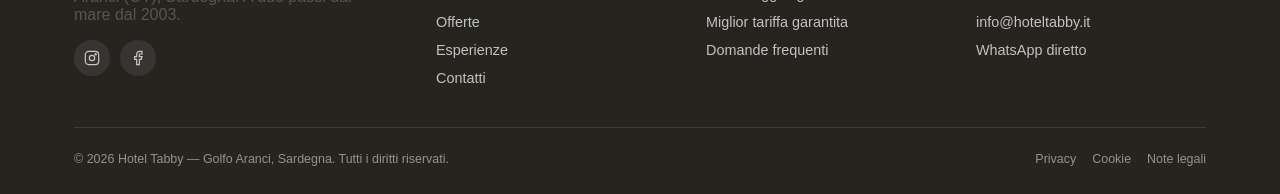
<file: privacy.html>
<!doctype html>
<html lang="it">
<head>
<meta charset="UTF-8" />
<meta name="viewport" content="width=device-width, initial-scale=1, viewport-fit=cover" />
<title>Informativa sulla Privacy — Hotel Tabby, Golfo Aranci</title>
<meta name="description" content="Informativa sulla privacy dell'Hotel Tabby ai sensi del Regolamento UE 2016/679 (GDPR)." />
<meta name="robots" content="noindex" />
<link rel="icon" href="data:image/svg+xml,<svg xmlns=%22http://www.w3.org/2000/svg%22 viewBox=%220 0 100 100%22><text y=%22.9em%22 font-size=%2290%22>🌊</text></svg>" />
<link rel="stylesheet" href="assets/css/style.css?v=5" />
</head>
<body>

<header class="site-header is-solid">
  <div class="container">
    <a href="index.html" class="brand">Tabby <small>Golfo Aranci</small></a>
    <nav class="nav-desktop" aria-label="Navigazione principale">
      <ul>
        <li><a href="index.html" data-i18n="nav.home">Home</a></li>
        <li><a href="camere.html" data-i18n="nav.rooms">Camere</a></li>
        <li><a href="offerte.html" data-i18n="nav.offers">Offerte</a></li>
        <li><a href="esperienze.html" data-i18n="nav.experiences">Esperienze</a></li>
        <li><a href="contatti.html" data-i18n="nav.contact">Contatti</a></li>
      </ul>
    </nav>
    <div class="header-actions">
      <select class="lang-switch" data-lang-switch aria-label="Lingua / Language / Langue / Sprache / Idioma">
        <option value="it">IT</option>
        <option value="en">EN</option>
        <option value="fr">FR</option>
        <option value="de">DE</option>
        <option value="es">ES</option>
      </select>
      <a class="call-pill" href="tel:+390789000000">
        <svg viewBox="0 0 24 24" fill="none" stroke="currentColor" stroke-width="2"><path d="M22 16.92v3a2 2 0 0 1-2.18 2 19.79 19.79 0 0 1-8.63-3.07 19.5 19.5 0 0 1-6-6 19.79 19.79 0 0 1-3.07-8.67A2 2 0 0 1 4.11 2h3a2 2 0 0 1 2 1.72c.127.96.361 1.903.7 2.81a2 2 0 0 1-.45 2.11L8.09 9.91a16 16 0 0 0 6 6l1.27-1.27a2 2 0 0 1 2.11-.45c.907.339 1.85.573 2.81.7A2 2 0 0 1 22 16.92z"/></svg>
        <span data-i18n="header.callNow">Chiama ora</span>
      </a>
      <a class="icon-btn" href="camere.html#prenota" aria-label="Prenota" data-i18n-aria="header.bookAria">
        <svg viewBox="0 0 24 24" fill="none" stroke="currentColor" stroke-width="2"><rect x="3" y="4" width="18" height="18" rx="2"/><path d="M16 2v4M8 2v4M3 10h18"/></svg>
      </a>
      <button class="nav-toggle" aria-label="Apri il menu" data-i18n-aria="header.menuAria">
        <svg viewBox="0 0 24 24" fill="none" stroke="currentColor" stroke-width="2"><path d="M3 12h18M3 6h18M3 18h18"/></svg>
      </button>
    </div>
  </div>
</header>

<div class="mobile-nav" id="mobile-nav">
  <div class="mobile-nav-top">
    <a href="index.html" class="brand">Tabby <small>Golfo Aranci</small></a>
    <button class="mobile-nav-close" aria-label="Chiudi il menu" data-i18n-aria="header.closeMenuAria">
      <svg viewBox="0 0 24 24" fill="none" stroke="currentColor" stroke-width="2"><path d="M18 6 6 18M6 6l12 12"/></svg>
    </button>
  </div>
  <ul>
    <li><a href="index.html" data-i18n="nav.home">Home</a></li>
    <li><a href="camere.html" data-i18n="nav.rooms">Camere</a></li>
    <li><a href="offerte.html" data-i18n="nav.offers">Offerte</a></li>
    <li><a href="esperienze.html" data-i18n="nav.experiences">Esperienze</a></li>
    <li><a href="contatti.html" data-i18n="nav.contact">Contatti</a></li>
  </ul>
  <div class="mobile-nav-footer">
    <select class="lang-switch" data-lang-switch aria-label="Lingua / Language / Langue / Sprache / Idioma">
      <option value="it">Italiano</option>
      <option value="en">English</option>
      <option value="fr">Français</option>
      <option value="de">Deutsch</option>
      <option value="es">Español</option>
    </select>
    <a href="tel:+390789000000">+39 0789 000 000</a>
    <a href="https://wa.me/390789000000" target="_blank" rel="noopener" data-i18n="mobileNav.whatsapp">WhatsApp: scrivici ora</a>
    <a href="mailto:info@hoteltabby.it">info@hoteltabby.it</a>
  </div>
</div>

<main>
<section class="page-hero">
  <div class="container">
    <div class="breadcrumb"><a href="index.html" data-i18n="nav.home">Home</a> / <span data-i18n="footer.legalPrivacy">Informativa Privacy</span></div>
    <h1>Informativa sulla Privacy</h1>
    <p class="lead">Come raccogliamo, usiamo e proteggiamo i vostri dati personali quando visitate questo sito o ci contattate.</p>
  </div>
</section>

<section class="section">
  <div class="container">
    <div class="legal-content reveal">
      <div class="legal-todo-box" data-i18n="legal.onlyItalianNotice">Questa pagina legale è al momento disponibile solo in italiano. Per assistenza in un'altra lingua, scriveteci su WhatsApp o via email.</div>

      <span class="legal-updated">Ultimo aggiornamento: 2 agosto 2026</span>

      <div class="legal-todo-box">
        <p><strong>Nota per il gestore del sito:</strong> i campi contrassegnati con <span class="legal-todo">DA COMPLETARE</span> vanno sostituiti con i dati reali della società prima della pubblicazione. Questa informativa è una base conforme al GDPR, non sostituisce una consulenza legale personalizzata.</p>
      </div>

      <h2>1. Titolare del trattamento</h2>
      <p>
        Il Titolare del trattamento dei dati personali raccolti tramite questo sito è:<br />
        <strong>Hotel Tabby</strong> — <span class="legal-todo">DA COMPLETARE: ragione sociale completa</span><br />
        Via Vasco De Gama, 8 — 07020 Golfo Aranci (OT), Sardegna, Italia<br />
        P.IVA / C.F.: <span class="legal-todo">DA COMPLETARE</span><br />
        Email: <a href="mailto:privacy@hoteltabby.it">privacy@hoteltabby.it</a> (<span class="legal-todo">DA COMPLETARE</span>)<br />
        Telefono: <a href="tel:+390789000000">+39 0789 000 000</a> (<span class="legal-todo">DA COMPLETARE</span>)
      </p>

      <h2>2. Quali dati raccogliamo</h2>
      <p>Raccogliamo dati personali solo quando ci contattate volontariamente, ad esempio tramite il modulo di contatto, la richiesta di disponibilità o WhatsApp. In particolare:</p>
      <ul>
        <li>Nome e cognome</li>
        <li>Indirizzo email</li>
        <li>Numero di telefono (se fornito tramite WhatsApp o form)</li>
        <li>Date di check-in e check-out, numero di ospiti</li>
        <li>Contenuto del messaggio inviato</li>
      </ul>
      <p>Il sito non utilizza moduli di pagamento online: nessun dato di pagamento (numero di carta, IBAN) viene raccolto o trattato da questo sito.</p>

      <h2>3. Finalità del trattamento</h2>
      <p>I dati raccolti sono utilizzati esclusivamente per:</p>
      <ul>
        <li>Rispondere alle vostre richieste di informazioni o disponibilità</li>
        <li>Gestire la prenotazione richiesta e la comunicazione relativa al soggiorno</li>
        <li>Adempiere a eventuali obblighi legali (es. registrazione ospiti, comunicazioni di pubblica sicurezza previste dalla normativa alberghiera italiana)</li>
      </ul>
      <p>Non utilizziamo i vostri dati per finalità di marketing salvo vostro esplicito consenso separato.</p>

      <h2>4. Base giuridica</h2>
      <p>Il trattamento si basa sull'esecuzione di misure precontrattuali richieste dall'interessato (art. 6.1.b GDPR) e, dove applicabile, sull'adempimento di obblighi legali (art. 6.1.c GDPR) previsti dalla normativa italiana in materia di pubblica sicurezza alberghiera (Testo Unico delle Leggi di Pubblica Sicurezza).</p>

      <h2>5. Conservazione dei dati</h2>
      <p>I dati relativi a richieste di contatto non seguite da prenotazione sono conservati per un massimo di 24 mesi. I dati relativi a soggiorni effettivi sono conservati per il periodo previsto dagli obblighi fiscali e di pubblica sicurezza (generalmente 10 anni per la documentazione contabile).</p>

      <h2>6. Destinatari dei dati</h2>
      <p>I dati non sono venduti né ceduti a terzi per finalità commerciali. Possono essere condivisi con:</p>
      <ul>
        <li>Fornitori tecnici che erogano il servizio di hosting del sito</li>
        <li>Autorità pubbliche, quando richiesto dalla legge (es. comunicazioni obbligatorie di pubblica sicurezza)</li>
      </ul>

      <h2>7. I vostri diritti</h2>
      <p>Ai sensi degli articoli 15-22 del GDPR, avete il diritto di richiedere in qualsiasi momento:</p>
      <ul>
        <li>Accesso ai vostri dati personali</li>
        <li>Rettifica di dati inesatti o incompleti</li>
        <li>Cancellazione dei dati ("diritto all'oblio"), nei limiti previsti dalla legge</li>
        <li>Limitazione od opposizione al trattamento</li>
        <li>Portabilità dei dati</li>
      </ul>
      <p>Per esercitare questi diritti, potete scrivere a <a href="mailto:privacy@hoteltabby.it">privacy@hoteltabby.it</a> (<span class="legal-todo">DA COMPLETARE</span>).</p>

      <h2>8. Reclamo al Garante</h2>
      <p>Se ritenete che il trattamento dei vostri dati violi la normativa vigente, avete diritto di proporre reclamo al <a href="https://www.garanteprivacy.it" target="_blank" rel="noopener">Garante per la Protezione dei Dati Personali</a>.</p>

      <h2>9. Modifiche a questa informativa</h2>
      <p>Questa informativa può essere aggiornata periodicamente. La data dell'ultimo aggiornamento è indicata in cima alla pagina.</p>
    </div>
  </div>
</section>
</main>

<footer class="site-footer">
  <div class="container">
    <div class="footer-grid">
      <div class="footer-brand">
        <a href="index.html" class="brand">Tabby <small>Golfo Aranci</small></a>
        <p style="max-width:280px;" data-i18n="footer.addressLine">Via Vasco De Gama, 8 — 07020 Golfo Aranci (OT), Sardegna. A due passi dal mare dal 2003.</p>
        <div class="footer-social">
          <a href="https://www.instagram.com/hoteltabby/" target="_blank" rel="noopener" aria-label="Instagram"><svg viewBox="0 0 24 24" fill="none" stroke="currentColor" stroke-width="1.8"><rect x="2" y="2" width="20" height="20" rx="5"/><circle cx="12" cy="12" r="4"/><circle cx="17.5" cy="6.5" r="1"/></svg></a>
          <a href="https://www.facebook.com/hoteltabbygolfoaranci/" target="_blank" rel="noopener" aria-label="Facebook"><svg viewBox="0 0 24 24" fill="none" stroke="currentColor" stroke-width="1.8"><path d="M18 2h-3a5 5 0 0 0-5 5v3H7v4h3v8h4v-8h3l1-4h-4V7a1 1 0 0 1 1-1h3z"/></svg></a>
        </div>
      </div>
      <div class="footer-col">
        <h5 data-i18n="footer.explore">Esplora</h5>
        <ul>
          <li><a href="camere.html" data-i18n="nav.rooms">Camere</a></li>
          <li><a href="offerte.html" data-i18n="nav.offers">Offerte</a></li>
          <li><a href="esperienze.html" data-i18n="nav.experiences">Esperienze</a></li>
          <li><a href="contatti.html" data-i18n="nav.contact">Contatti</a></li>
        </ul>
      </div>
      <div class="footer-col">
        <h5 data-i18n="footer.info">Informazioni</h5>
        <ul>
          <li><a href="contatti.html" data-i18n="footer.howToReach">Come raggiungerci</a></li>
          <li><a href="offerte.html#best-rate" data-i18n="footer.bestRate">Miglior tariffa garantita</a></li>
          <li><a href="contatti.html#faq" data-i18n="footer.faq">Domande frequenti</a></li>
        </ul>
      </div>
      <div class="footer-col">
        <h5 data-i18n="nav.contact">Contatti</h5>
        <ul>
          <li><a href="tel:+390789000000">+39 0789 000 000</a></li>
          <li><a href="mailto:info@hoteltabby.it">info@hoteltabby.it</a></li>
          <li><a href="https://wa.me/390789000000" target="_blank" rel="noopener" data-i18n="footer.whatsappDirect">WhatsApp diretto</a></li>
        </ul>
      </div>
    </div>
    <div class="footer-bottom">
      <div class="footer-bottom-row">
        <span>© <span id="year"></span> <span data-i18n="footer.copyright">Hotel Tabby — Golfo Aranci, Sardegna. Tutti i diritti riservati.</span></span>
        <nav class="footer-legal-links" aria-label="Informazioni legali">
          <a href="privacy.html" data-i18n="footer.legalPrivacy">Privacy</a>
          <a href="cookie-policy.html" data-i18n="footer.legalCookie">Cookie</a>
          <a href="note-legali.html" data-i18n="footer.legalNotice">Note legali</a>
        </nav>
      </div>
    </div>
  </div>
</footer>

<div class="mobile-cta">
  <a href="tel:+390789000000" class="btn btn-outline"><svg viewBox="0 0 24 24" width="16" height="16" fill="none" stroke="currentColor" stroke-width="2" style="margin-right:6px;"><path d="M22 16.92v3a2 2 0 0 1-2.18 2 19.79 19.79 0 0 1-8.63-3.07 19.5 19.5 0 0 1-6-6 19.79 19.79 0 0 1-3.07-8.67A2 2 0 0 1 4.11 2h3a2 2 0 0 1 2 1.72c.127.96.361 1.903.7 2.81a2 2 0 0 1-.45 2.11L8.09 9.91a16 16 0 0 0 6 6l1.27-1.27a2 2 0 0 1 2.11-.45c.907.339 1.85.573 2.81.7A2 2 0 0 1 22 16.92z"/></svg><span data-i18n="mobileCta.call">Chiama</span></a>
  <a href="camere.html#prenota" class="btn btn-primary" data-i18n="common.bookNow">Prenota ora</a>
</div>

<div class="floating-contact">
  <div class="floating-contact-panel">
    <a href="https://wa.me/390789000000" target="_blank" rel="noopener">
      <svg viewBox="0 0 24 24" fill="currentColor"><path d="M12.04 2C6.58 2 2.13 6.45 2.13 11.91c0 1.75.46 3.39 1.26 4.81L2 22l5.42-1.35a9.9 9.9 0 0 0 4.62 1.15h.01c5.46 0 9.9-4.45 9.9-9.91C21.95 6.45 17.5 2 12.04 2Zm5.8 14.03c-.24.68-1.39 1.3-1.92 1.38-.49.08-1.1.11-1.78-.11-.41-.13-.94-.3-1.62-.6-2.86-1.24-4.72-4.13-4.86-4.32-.14-.19-1.16-1.55-1.16-2.95 0-1.4.73-2.09 1-2.38.27-.29.58-.36.78-.36.19 0 .39 0 .56.01.18.01.42-.07.65.5.24.58.82 2 .89 2.15.07.15.12.32.02.51-.1.19-.15.31-.3.48-.15.17-.31.38-.44.51-.15.15-.3.31-.13.6.17.29.76 1.25 1.63 2.02 1.12.99 2.06 1.3 2.35 1.45.29.15.46.13.63-.08.17-.21.72-.84.91-1.13.19-.29.38-.24.64-.14.26.1 1.65.78 1.93.92.28.14.47.21.54.33.07.12.07.68-.17 1.36Z"/></svg>
      <span data-i18n="floating.whatsapp">Scrivici su WhatsApp</span>
    </a>
    <a href="tel:+390789000000">
      <svg viewBox="0 0 24 24" fill="none" stroke="currentColor" stroke-width="2"><path d="M22 16.92v3a2 2 0 0 1-2.18 2 19.79 19.79 0 0 1-8.63-3.07 19.5 19.5 0 0 1-6-6 19.79 19.79 0 0 1-3.07-8.67A2 2 0 0 1 4.11 2h3a2 2 0 0 1 2 1.72c.127.96.361 1.903.7 2.81a2 2 0 0 1-.45 2.11L8.09 9.91a16 16 0 0 0 6 6l1.27-1.27a2 2 0 0 1 2.11-.45c.907.339 1.85.573 2.81.7A2 2 0 0 1 22 16.92z"/></svg>
      <span data-i18n="floating.call">Chiama la reception</span>
    </a>
    <a href="contatti.html">
      <svg viewBox="0 0 24 24" fill="none" stroke="currentColor" stroke-width="2"><path d="M21 15a2 2 0 0 1-2 2H7l-4 4V5a2 2 0 0 1 2-2h14a2 2 0 0 1 2 2z"/></svg>
      <span data-i18n="floating.contact">Scrivici in 1 minuto</span>
    </a>
  </div>
  <button class="floating-contact-btn" aria-label="Apri i contatti rapidi" data-i18n-aria="floating.aria">
    <svg viewBox="0 0 24 24" fill="currentColor"><path d="M12.04 2C6.58 2 2.13 6.45 2.13 11.91c0 1.75.46 3.39 1.26 4.81L2 22l5.42-1.35a9.9 9.9 0 0 0 4.62 1.15h.01c5.46 0 9.9-4.45 9.9-9.91C21.95 6.45 17.5 2 12.04 2Zm5.8 14.03c-.24.68-1.39 1.3-1.92 1.38-.49.08-1.1.11-1.78-.11-.41-.13-.94-.3-1.62-.6-2.86-1.24-4.72-4.13-4.86-4.32-.14-.19-1.16-1.55-1.16-2.95 0-1.4.73-2.09 1-2.38.27-.29.58-.36.78-.36.19 0 .39 0 .56.01.18.01.42-.07.65.5.24.58.82 2 .89 2.15.07.15.12.32.02.51-.1.19-.15.31-.3.48-.15.17-.31.38-.44.51-.15.15-.3.31-.13.6.17.29.76 1.25 1.63 2.02 1.12.99 2.06 1.3 2.35 1.45.29.15.46.13.63-.08.17-.21.72-.84.91-1.13.19-.29.38-.24.64-.14.26.1 1.65.78 1.93.92.28.14.47.21.54.33.07.12.07.68-.17 1.36Z"/></svg>
  </button>
</div>

<!-- Cookie / privacy notice -->
<div class="cookie-notice" id="cookie-notice" role="dialog" aria-label="Informativa cookie">
  <p data-i18n="cookie.text" data-i18n-html>Questo sito non usa cookie di profilazione o di terze parti: solo l'essenziale per farlo funzionare. Maggiori dettagli nella nostra <a href="cookie-policy.html">Cookie Policy</a> e <a href="privacy.html">Informativa Privacy</a>.</p>
  <div class="cookie-notice-actions">
    <button type="button" class="btn btn-primary btn-sm" data-cookie-accept data-i18n="cookie.accept">Ho capito</button>
  </div>
</div>

<script>document.getElementById("year").textContent = new Date().getFullYear();</script>
<script src="assets/js/i18n.js?v=5"></script>
<script src="assets/js/main.js?v=5"></script>
</body>
</html>
</file>
<file: assets/css/style.css>
/* ==========================================================================
   Hotel Tabby — Design System
   Boutique Mediterranean aesthetic: warm sand, terracotta, deep sea blue.
   ========================================================================== */

:root {
  --color-sand: #f7f2e7;
  --color-sand-dark: #ede2cc;
  --color-ink: #26241f;
  --color-ink-soft: #58554c;
  --color-ink-faint: #8a8678;
  --color-terracotta: #c1613a;
  --color-terracotta-dark: #9c4c2c;
  --color-sea: #1f4b5e;
  --color-sea-light: #3e7a8c;
  --color-gold: #c9a24b;
  --color-white: #ffffff;
  --color-cream: #fffdf8;

  --font-display: Georgia, "Iowan Old Style", "Palatino Linotype", "Book Antiqua", serif;
  --font-body: -apple-system, "Segoe UI", Roboto, "Helvetica Neue", Arial, sans-serif;

  --radius-s: 6px;
  --radius-m: 14px;
  --radius-l: 28px;

  --shadow-soft: 0 12px 32px rgba(38, 36, 31, 0.1);
  --shadow-strong: 0 20px 48px rgba(38, 36, 31, 0.22);

  --container: 1180px;
  --header-h: 76px;

  --ease: cubic-bezier(0.22, 1, 0.36, 1);
}

/* ---------- Reset ---------- */
*,
*::before,
*::after {
  box-sizing: border-box;
}

html {
  scroll-behavior: smooth;
}

body {
  margin: 0;
  font-family: var(--font-body);
  color: var(--color-ink);
  background: var(--color-cream);
  -webkit-font-smoothing: antialiased;
  overflow-x: hidden;
}

img {
  max-width: 100%;
  display: block;
}

a {
  color: inherit;
  text-decoration: none;
}

ul {
  margin: 0;
  padding: 0;
  list-style: none;
}

button {
  font-family: inherit;
  cursor: pointer;
}

input,
select {
  font-family: inherit;
}

h1,
h2,
h3,
h4 {
  font-family: var(--font-display);
  font-weight: 600;
  line-height: 1.12;
  margin: 0 0 0.5em;
  letter-spacing: -0.01em;
}

p {
  margin: 0 0 1em;
  color: var(--color-ink-soft);
}

.container {
  width: 100%;
  max-width: var(--container);
  margin: 0 auto;
  padding: 0 24px;
}

.eyebrow {
  display: inline-flex;
  align-items: center;
  gap: 8px;
  font-size: 0.78rem;
  letter-spacing: 0.16em;
  text-transform: uppercase;
  color: var(--color-terracotta);
  font-weight: 600;
  margin-bottom: 14px;
}

.eyebrow::before {
  content: "";
  width: 22px;
  height: 1px;
  background: var(--color-terracotta);
}

.section {
  padding: 88px 0;
}

.section--tight {
  padding: 56px 0;
}

.section--sand {
  background: var(--color-sand);
}

.section--sea {
  background: var(--color-sea);
  color: var(--color-white);
}

.section--sea p {
  color: rgba(255, 255, 255, 0.78);
}

.section-head {
  max-width: 640px;
  margin-bottom: 48px;
}

.section-head.center {
  margin-left: auto;
  margin-right: auto;
  text-align: center;
}

.section-head h2 {
  font-size: clamp(1.9rem, 3.2vw, 2.75rem);
}

/* ---------- Buttons ---------- */
.btn {
  display: inline-flex;
  align-items: center;
  justify-content: center;
  gap: 8px;
  padding: 15px 30px;
  border-radius: 999px;
  font-size: 0.95rem;
  font-weight: 600;
  border: 1px solid transparent;
  transition: transform 0.25s var(--ease), box-shadow 0.25s var(--ease), background 0.25s var(--ease), color 0.25s var(--ease);
  white-space: nowrap;
}

.btn:active {
  transform: scale(0.97);
}

.btn-primary {
  background: var(--color-terracotta);
  color: var(--color-white);
  box-shadow: 0 10px 24px rgba(193, 97, 58, 0.35);
}

.btn-primary:hover {
  background: var(--color-terracotta-dark);
  box-shadow: 0 14px 30px rgba(193, 97, 58, 0.42);
  transform: translateY(-2px);
}

.btn-ghost {
  background: transparent;
  color: var(--color-white);
  border-color: rgba(255, 255, 255, 0.55);
}

.btn-ghost:hover {
  background: rgba(255, 255, 255, 0.12);
}

.btn-dark {
  background: var(--color-ink);
  color: var(--color-white);
}

.btn-dark:hover {
  background: #000;
}

.btn-outline {
  background: transparent;
  color: var(--color-ink);
  border-color: rgba(38, 36, 31, 0.25);
}

.btn-outline:hover {
  border-color: var(--color-ink);
}

.btn-sm {
  padding: 10px 20px;
  font-size: 0.85rem;
}

.btn-block {
  width: 100%;
}

/* ==========================================================================
   Header
   ========================================================================== */
.site-header {
  position: fixed;
  top: 0;
  left: 0;
  right: 0;
  z-index: 500;
  height: var(--header-h);
  display: flex;
  align-items: center;
  transition: background 0.35s var(--ease), box-shadow 0.35s var(--ease), height 0.35s var(--ease);
  background: linear-gradient(to bottom, rgba(0, 0, 0, 0.35), rgba(0, 0, 0, 0));
}

.site-header .container {
  display: flex;
  align-items: center;
  justify-content: space-between;
  gap: 24px;
}

.site-header.is-scrolled,
.site-header.is-solid {
  background: rgba(255, 253, 248, 0.92);
  backdrop-filter: blur(10px);
  box-shadow: 0 2px 24px rgba(38, 36, 31, 0.08);
  height: 68px;
}

.brand {
  display: flex;
  align-items: baseline;
  gap: 8px;
  font-family: var(--font-display);
  font-size: 1.4rem;
  font-weight: 600;
  color: var(--color-white);
  letter-spacing: 0.01em;
  transition: color 0.35s var(--ease);
}

.site-header.is-scrolled .brand,
.site-header.is-solid .brand {
  color: var(--color-ink);
}

.brand small {
  font-family: var(--font-body);
  font-size: 0.62rem;
  letter-spacing: 0.22em;
  text-transform: uppercase;
  font-weight: 600;
  opacity: 0.75;
}

.nav-desktop {
  display: none;
}

.nav-desktop ul {
  display: flex;
  gap: 34px;
}

.nav-desktop a {
  font-size: 0.92rem;
  font-weight: 500;
  color: var(--color-white);
  position: relative;
  padding: 6px 0;
  transition: color 0.3s var(--ease);
}

.site-header.is-scrolled .nav-desktop a,
.site-header.is-solid .nav-desktop a {
  color: var(--color-ink);
}

.nav-desktop a.is-active,
.nav-desktop a:hover {
  color: var(--color-terracotta);
}

.header-actions {
  display: flex;
  align-items: center;
  gap: 14px;
}

.icon-btn {
  display: inline-flex;
  align-items: center;
  justify-content: center;
  width: 42px;
  height: 42px;
  border-radius: 50%;
  background: rgba(255, 255, 255, 0.16);
  color: var(--color-white);
  transition: background 0.3s var(--ease), color 0.3s var(--ease);
}

.site-header.is-scrolled .icon-btn,
.site-header.is-solid .icon-btn {
  background: var(--color-sand);
  color: var(--color-ink);
}

.icon-btn:hover {
  background: var(--color-terracotta);
  color: var(--color-white);
}

.icon-btn svg {
  width: 19px;
  height: 19px;
}

.call-pill {
  display: none;
}

/* ---------- Language switcher ---------- */
.lang-switch {
  appearance: none;
  -webkit-appearance: none;
  -moz-appearance: none;
  border: 1px solid rgba(255, 255, 255, 0.35);
  background-color: rgba(255, 255, 255, 0.14);
  background-image: url("data:image/svg+xml,%3Csvg xmlns='http://www.w3.org/2000/svg' viewBox='0 0 24 24' fill='none' stroke='white' stroke-width='2'%3E%3Cpath d='m6 9 6 6 6-6'/%3E%3C/svg%3E");
  background-repeat: no-repeat;
  background-position: right 10px center;
  background-size: 12px;
  color: var(--color-white);
  border-radius: 999px;
  padding: 9px 30px 9px 14px;
  font-size: 0.78rem;
  font-weight: 700;
  letter-spacing: 0.03em;
  cursor: pointer;
  transition: background-color 0.3s var(--ease), color 0.3s var(--ease), border-color 0.3s var(--ease);
}

.lang-switch:hover {
  border-color: rgba(255, 255, 255, 0.6);
}

.site-header.is-scrolled .lang-switch,
.site-header.is-solid .lang-switch {
  background-color: var(--color-sand);
  color: var(--color-ink);
  border-color: rgba(38, 36, 31, 0.15);
  background-image: url("data:image/svg+xml,%3Csvg xmlns='http://www.w3.org/2000/svg' viewBox='0 0 24 24' fill='none' stroke='%2326241f' stroke-width='2'%3E%3Cpath d='m6 9 6 6 6-6'/%3E%3C/svg%3E");
}

.mobile-nav-footer .lang-switch {
  align-self: flex-start;
}

.nav-toggle {
  display: inline-flex;
  align-items: center;
  justify-content: center;
  width: 42px;
  height: 42px;
  border-radius: 50%;
  background: rgba(255, 255, 255, 0.16);
  border: none;
  color: var(--color-white);
}

.site-header.is-scrolled .nav-toggle,
.site-header.is-solid .nav-toggle {
  background: var(--color-sand);
  color: var(--color-ink);
}

.nav-toggle svg {
  width: 20px;
  height: 20px;
}

/* Mobile nav drawer */
.mobile-nav {
  position: fixed;
  inset: 0;
  z-index: 900;
  background: var(--color-sea);
  color: var(--color-white);
  display: flex;
  flex-direction: column;
  padding: 26px 26px 40px;
  transform: translateY(-100%);
  transition: transform 0.45s var(--ease);
}

.mobile-nav.is-open {
  transform: translateY(0);
}

.mobile-nav-top {
  display: flex;
  align-items: center;
  justify-content: space-between;
  margin-bottom: 40px;
}

.mobile-nav-close {
  width: 42px;
  height: 42px;
  border-radius: 50%;
  background: rgba(255, 255, 255, 0.14);
  border: none;
  color: var(--color-white);
  display: flex;
  align-items: center;
  justify-content: center;
}

.mobile-nav-close svg {
  width: 18px;
  height: 18px;
}

.mobile-nav ul {
  display: flex;
  flex-direction: column;
  gap: 6px;
}

.mobile-nav a {
  font-family: var(--font-display);
  font-size: 2rem;
  font-weight: 500;
  padding: 12px 0;
  display: block;
  border-bottom: 1px solid rgba(255, 255, 255, 0.12);
}

.mobile-nav-footer {
  margin-top: auto;
  display: flex;
  flex-direction: column;
  gap: 14px;
}

.mobile-nav-footer a {
  font-size: 0.95rem;
  color: rgba(255, 255, 255, 0.85);
}

/* ==========================================================================
   Hero
   ========================================================================== */
.hero {
  position: relative;
  min-height: 100svh;
  display: flex;
  align-items: flex-end;
  color: var(--color-white);
  background:
    linear-gradient(180deg, rgba(20, 26, 30, 0.35) 0%, rgba(15, 22, 27, 0.35) 40%, rgba(10, 18, 24, 0.82) 100%),
    radial-gradient(120% 90% at 15% 0%, #3e7a8c 0%, #1f4b5e 45%, #12313f 100%);
  overflow: hidden;
}

.hero::after {
  content: "";
  position: absolute;
  inset: 0;
  background-image:
    radial-gradient(1.5px 1.5px at 20% 30%, rgba(255,255,255,0.5) 0, transparent 60%),
    radial-gradient(1.5px 1.5px at 70% 65%, rgba(255,255,255,0.35) 0, transparent 60%),
    radial-gradient(1.5px 1.5px at 40% 80%, rgba(255,255,255,0.3) 0, transparent 60%);
  opacity: 0.6;
  pointer-events: none;
}

.hero-inner {
  position: relative;
  z-index: 2;
  width: 100%;
  padding-top: calc(var(--header-h) + 40px);
  padding-bottom: 28px;
}

.hero-content {
  max-width: 720px;
  padding: 0 24px;
  margin: 0 auto 44px;
}

.hero-tag {
  display: inline-flex;
  align-items: center;
  gap: 10px;
  padding: 8px 16px;
  border-radius: 999px;
  background: rgba(255, 255, 255, 0.14);
  border: 1px solid rgba(255, 255, 255, 0.25);
  font-size: 0.78rem;
  letter-spacing: 0.08em;
  text-transform: uppercase;
  margin-bottom: 22px;
  backdrop-filter: blur(6px);
}

.hero h1 {
  font-size: clamp(2.4rem, 6vw, 4.4rem);
  margin-bottom: 20px;
}

.hero h1 em {
  font-style: italic;
  color: var(--color-gold);
}

.hero p.lead {
  font-size: clamp(1rem, 1.6vw, 1.2rem);
  color: rgba(255, 255, 255, 0.85);
  max-width: 540px;
  margin-bottom: 28px;
}

.hero-ctas {
  display: flex;
  flex-wrap: wrap;
  gap: 14px;
  margin-bottom: 6px;
}

.hero-trust {
  display: flex;
  flex-wrap: wrap;
  gap: 22px;
  margin-top: 30px;
  font-size: 0.85rem;
  color: rgba(255, 255, 255, 0.75);
}

.hero-trust li {
  display: flex;
  align-items: center;
  gap: 8px;
}

.hero-trust svg {
  width: 16px;
  height: 16px;
  color: var(--color-gold);
  flex-shrink: 0;
}

/* ---------- Booking widget ---------- */
.booking-widget {
  position: relative;
  z-index: 3;
  max-width: var(--container);
  margin: 0 auto;
  padding: 0 24px;
}

.booking-card {
  background: var(--color-white);
  border-radius: var(--radius-l);
  box-shadow: var(--shadow-strong);
  padding: 22px;
  display: grid;
  grid-template-columns: 1fr;
  gap: 14px;
}

.booking-field {
  display: flex;
  flex-direction: column;
  gap: 6px;
  padding: 10px 16px;
  border-radius: var(--radius-m);
  background: var(--color-sand);
  min-width: 0;
}

.booking-field label {
  font-size: 0.7rem;
  font-weight: 600;
  letter-spacing: 0.06em;
  text-transform: uppercase;
  color: var(--color-ink-faint);
}

.booking-field input,
.booking-field select {
  border: none;
  background: transparent;
  font-size: 0.98rem;
  font-weight: 600;
  color: var(--color-ink);
  padding: 0;
  outline: none;
  width: 100%;
  min-width: 0;
}

.booking-grid {
  display: grid;
  grid-template-columns: repeat(2, 1fr);
  gap: 10px;
  min-width: 0;
}

.booking-submit {
  align-self: stretch;
}

/* Sticky compact bar shown on scroll (desktop) */
.sticky-bar {
  display: none;
  position: fixed;
  top: 68px;
  left: 0;
  right: 0;
  z-index: 480;
  transform: translateY(-130%);
  transition: transform 0.4s var(--ease);
  background: var(--color-white);
  box-shadow: 0 6px 24px rgba(38, 36, 31, 0.12);
  padding: 12px 0;
}

.sticky-bar.is-visible {
  transform: translateY(0);
}

.sticky-bar-inner {
  display: flex;
  align-items: center;
  justify-content: space-between;
  gap: 16px;
  flex-wrap: wrap;
}

.sticky-bar-info {
  display: none;
}

.sticky-bar-info strong {
  font-family: var(--font-display);
  font-size: 1.05rem;
}

.sticky-bar-info span {
  display: block;
  font-size: 0.78rem;
  color: var(--color-ink-faint);
}

/* Mobile bottom persistent CTA */
.mobile-cta {
  position: fixed;
  left: 0;
  right: 0;
  bottom: 0;
  z-index: 470;
  padding: 12px 16px calc(env(safe-area-inset-bottom, 0) + 12px);
  background: var(--color-white);
  box-shadow: 0 -8px 24px rgba(38, 36, 31, 0.14);
  display: flex;
  gap: 10px;
}

.mobile-cta a {
  flex: 1;
}

/* ==========================================================================
   USP strip
   ========================================================================== */
.usp-strip {
  background: var(--color-ink);
  color: var(--color-white);
}

.usp-strip ul {
  display: grid;
  grid-template-columns: 1fr;
  gap: 22px;
  padding: 34px 0;
}

.usp-strip li {
  display: flex;
  align-items: flex-start;
  gap: 14px;
}

.usp-strip svg {
  width: 26px;
  height: 26px;
  flex-shrink: 0;
  color: var(--color-gold);
}

.usp-strip h4 {
  font-family: var(--font-body);
  font-size: 0.95rem;
  font-weight: 600;
  margin: 0 0 2px;
}

.usp-strip p {
  font-size: 0.82rem;
  color: rgba(255, 255, 255, 0.62);
  margin: 0;
}

/* ==========================================================================
   Cards — rooms / offers / experiences
   ========================================================================== */
.grid {
  display: grid;
  gap: 28px;
  grid-template-columns: 1fr;
}

.card {
  background: var(--color-white);
  border-radius: var(--radius-l);
  overflow: hidden;
  box-shadow: var(--shadow-soft);
  transition: transform 0.4s var(--ease), box-shadow 0.4s var(--ease);
  display: flex;
  flex-direction: column;
}

.card:hover {
  transform: translateY(-6px);
  box-shadow: var(--shadow-strong);
}

.card-media {
  position: relative;
  aspect-ratio: 4 / 3;
  background: linear-gradient(135deg, var(--color-sea-light), var(--color-sea));
  display: flex;
  align-items: center;
  justify-content: center;
  color: rgba(255, 255, 255, 0.55);
  overflow: hidden;
}

.card-media.tone-terracotta {
  background: linear-gradient(135deg, #e2915f, var(--color-terracotta-dark));
}

.card-media.tone-sand {
  background: linear-gradient(135deg, #d8c8a3, #b79f6c);
}

.card-media span {
  font-size: 0.72rem;
  letter-spacing: 0.12em;
  text-transform: uppercase;
  border: 1px solid rgba(255, 255, 255, 0.4);
  padding: 8px 14px;
  border-radius: 999px;
}

.card-badge {
  position: absolute;
  top: 16px;
  left: 16px;
  background: var(--color-white);
  color: var(--color-ink);
  font-size: 0.72rem;
  font-weight: 700;
  padding: 6px 12px;
  border-radius: 999px;
}

.card-body {
  padding: 26px;
  display: flex;
  flex-direction: column;
  gap: 10px;
  flex: 1;
}

.card-body h3 {
  font-size: 1.3rem;
  margin-bottom: 2px;
}

.card-meta {
  display: flex;
  flex-wrap: wrap;
  gap: 10px;
  font-size: 0.78rem;
  color: var(--color-ink-faint);
  margin-bottom: 4px;
}

.card-meta span {
  display: inline-flex;
  align-items: center;
  gap: 5px;
}

.card-footer {
  margin-top: auto;
  display: flex;
  align-items: center;
  justify-content: space-between;
  gap: 12px;
  padding-top: 8px;
}

.price {
  display: flex;
  flex-direction: column;
}

.price strong {
  font-family: var(--font-display);
  font-size: 1.3rem;
  color: var(--color-ink);
}

.price span {
  font-size: 0.72rem;
  color: var(--color-ink-faint);
}

.section-cta {
  text-align: center;
  margin-top: 44px;
}

/* ==========================================================================
   Split sections (about / experience)
   ========================================================================== */
.split {
  display: grid;
  grid-template-columns: 1fr;
  gap: 40px;
  align-items: center;
}

.split-media {
  aspect-ratio: 5 / 4;
  border-radius: var(--radius-l);
  background: linear-gradient(135deg, var(--color-sea-light), var(--color-sea) 60%, var(--color-ink));
  position: relative;
  overflow: hidden;
  display: flex;
  align-items: center;
  justify-content: center;
  color: rgba(255, 255, 255, 0.5);
}

.split-media.reverse-order {
  order: -1;
}

.split-media span {
  font-size: 0.72rem;
  letter-spacing: 0.12em;
  text-transform: uppercase;
  border: 1px solid rgba(255, 255, 255, 0.35);
  padding: 8px 14px;
  border-radius: 999px;
}

.check-list {
  display: flex;
  flex-direction: column;
  gap: 12px;
  margin: 20px 0 26px;
}

.check-list li {
  display: flex;
  gap: 10px;
  align-items: flex-start;
  font-size: 0.95rem;
  color: var(--color-ink-soft);
}

.check-list svg {
  width: 18px;
  height: 18px;
  color: var(--color-terracotta);
  flex-shrink: 0;
  margin-top: 3px;
}

/* ==========================================================================
   Testimonials
   ========================================================================== */
.testimonials {
  display: grid;
  gap: 22px;
  grid-template-columns: 1fr;
}

.testimonial {
  background: var(--color-white);
  border-radius: var(--radius-m);
  padding: 26px;
  box-shadow: var(--shadow-soft);
}

.testimonial .stars {
  color: var(--color-gold);
  font-size: 0.85rem;
  margin-bottom: 10px;
  letter-spacing: 2px;
}

.testimonial p {
  font-size: 0.95rem;
  color: var(--color-ink);
  font-style: italic;
}

.testimonial-author {
  display: flex;
  align-items: center;
  gap: 10px;
  margin-top: 14px;
}

.testimonial-avatar {
  width: 38px;
  height: 38px;
  border-radius: 50%;
  background: var(--color-sea);
  color: var(--color-white);
  display: flex;
  align-items: center;
  justify-content: center;
  font-family: var(--font-display);
  font-size: 0.9rem;
}

.testimonial-author strong {
  display: block;
  font-size: 0.85rem;
}

.testimonial-author span {
  font-size: 0.75rem;
  color: var(--color-ink-faint);
}

/* ==========================================================================
   CTA banner
   ========================================================================== */
.cta-banner {
  background: linear-gradient(120deg, var(--color-terracotta), var(--color-terracotta-dark));
  color: var(--color-white);
  border-radius: var(--radius-l);
  padding: 48px 32px;
  text-align: center;
  margin: 0 24px;
  max-width: calc(var(--container) - 0px);
  margin-left: auto;
  margin-right: auto;
}

.cta-banner h2 {
  color: var(--color-white);
  font-size: clamp(1.7rem, 3.4vw, 2.4rem);
}

.cta-banner p {
  color: rgba(255, 255, 255, 0.85);
  max-width: 480px;
  margin-left: auto;
  margin-right: auto;
}

.cta-banner-actions {
  display: flex;
  justify-content: center;
  flex-wrap: wrap;
  gap: 14px;
  margin-top: 20px;
}

/* ==========================================================================
   Page hero (interior pages)
   ========================================================================== */
.page-hero {
  position: relative;
  padding: calc(var(--header-h) + 90px) 0 70px;
  color: var(--color-white);
  background: linear-gradient(160deg, var(--color-sea), #16323f 70%);
  overflow: hidden;
}

.page-hero::after {
  content: "";
  position: absolute;
  inset: 0;
  background-image: radial-gradient(1.5px 1.5px at 25% 40%, rgba(255,255,255,0.4) 0, transparent 60%), radial-gradient(1.5px 1.5px at 75% 20%, rgba(255,255,255,0.3) 0, transparent 60%);
  opacity: 0.6;
}

.page-hero .container {
  position: relative;
  z-index: 2;
}

.breadcrumb {
  font-size: 0.8rem;
  color: rgba(255, 255, 255, 0.6);
  margin-bottom: 18px;
}

.breadcrumb a:hover {
  color: var(--color-white);
}

.page-hero h1 {
  font-size: clamp(2.1rem, 4.6vw, 3.4rem);
  max-width: 640px;
}

.page-hero p.lead {
  max-width: 560px;
  color: rgba(255, 255, 255, 0.82);
  font-size: 1.05rem;
}

/* ==========================================================================
   Forms
   ========================================================================== */
.form-card {
  background: var(--color-white);
  border-radius: var(--radius-l);
  box-shadow: var(--shadow-soft);
  padding: 34px;
}

.form-row {
  display: grid;
  grid-template-columns: 1fr;
  gap: 16px;
  margin-bottom: 16px;
}

.field {
  display: flex;
  flex-direction: column;
  gap: 6px;
}

.field label {
  font-size: 0.8rem;
  font-weight: 600;
  color: var(--color-ink);
}

.field input,
.field select,
.field textarea {
  border: 1px solid rgba(38, 36, 31, 0.15);
  border-radius: var(--radius-s);
  padding: 12px 14px;
  font-size: 0.95rem;
  background: var(--color-sand);
  outline: none;
  transition: border-color 0.25s var(--ease), background 0.25s var(--ease);
  resize: vertical;
}

.field input:focus,
.field select:focus,
.field textarea:focus {
  border-color: var(--color-terracotta);
  background: var(--color-white);
}

.form-note {
  font-size: 0.78rem;
  color: var(--color-ink-faint);
  margin-top: 12px;
}

.contact-quick {
  display: grid;
  gap: 16px;
  grid-template-columns: 1fr;
  margin-top: 26px;
}

.contact-quick a {
  display: flex;
  align-items: center;
  gap: 14px;
  background: var(--color-white);
  border-radius: var(--radius-m);
  padding: 16px 18px;
  box-shadow: var(--shadow-soft);
  transition: transform 0.3s var(--ease);
}

.contact-quick a:hover {
  transform: translateY(-3px);
}

.contact-quick .icon-circle {
  width: 44px;
  height: 44px;
  border-radius: 50%;
  background: var(--color-sand);
  display: flex;
  align-items: center;
  justify-content: center;
  flex-shrink: 0;
  color: var(--color-terracotta);
}

.contact-quick .icon-circle svg {
  width: 20px;
  height: 20px;
}

.contact-quick strong {
  display: block;
  font-size: 0.95rem;
}

.contact-quick span {
  font-size: 0.78rem;
  color: var(--color-ink-faint);
}

.map-placeholder {
  aspect-ratio: 16 / 9;
  border-radius: var(--radius-l);
  background: linear-gradient(135deg, var(--color-sand-dark), var(--color-sand));
  display: flex;
  align-items: center;
  justify-content: center;
  color: var(--color-ink-faint);
  font-size: 0.85rem;
  text-align: center;
  padding: 20px;
}

/* ==========================================================================
   Floating WhatsApp / contact button
   ========================================================================== */
.floating-contact {
  position: fixed;
  right: 20px;
  bottom: 96px;
  z-index: 460;
  display: flex;
  flex-direction: column;
  align-items: flex-end;
  gap: 10px;
}

.floating-contact-panel {
  background: var(--color-white);
  border-radius: var(--radius-m);
  box-shadow: var(--shadow-strong);
  padding: 16px;
  width: 240px;
  display: flex;
  flex-direction: column;
  gap: 10px;
  transform: translateY(12px) scale(0.96);
  opacity: 0;
  pointer-events: none;
  transition: all 0.3s var(--ease);
}

.floating-contact.is-open .floating-contact-panel {
  transform: translateY(0) scale(1);
  opacity: 1;
  pointer-events: auto;
}

.floating-contact-panel a {
  display: flex;
  align-items: center;
  gap: 10px;
  padding: 10px 12px;
  border-radius: var(--radius-s);
  background: var(--color-sand);
  font-size: 0.85rem;
  font-weight: 600;
}

.floating-contact-panel a:hover {
  background: var(--color-sand-dark);
}

.floating-contact-panel svg {
  width: 18px;
  height: 18px;
  color: var(--color-terracotta);
}

.floating-contact-btn {
  width: 58px;
  height: 58px;
  border-radius: 50%;
  background: #25d366;
  border: none;
  color: var(--color-white);
  display: flex;
  align-items: center;
  justify-content: center;
  box-shadow: 0 10px 28px rgba(37, 211, 102, 0.5);
  animation: pulse 2.6s infinite;
}

.floating-contact-btn svg {
  width: 28px;
  height: 28px;
}

@keyframes pulse {
  0% { box-shadow: 0 0 0 0 rgba(37, 211, 102, 0.5); }
  70% { box-shadow: 0 0 0 14px rgba(37, 211, 102, 0); }
  100% { box-shadow: 0 0 0 0 rgba(37, 211, 102, 0); }
}

/* ==========================================================================
   Footer
   ========================================================================== */
.site-footer {
  background: var(--color-ink);
  color: rgba(255, 255, 255, 0.72);
  padding: 70px 0 28px;
}

.footer-grid {
  display: grid;
  grid-template-columns: 1fr;
  gap: 40px;
  padding-bottom: 40px;
  border-bottom: 1px solid rgba(255, 255, 255, 0.1);
}

.footer-brand .brand {
  color: var(--color-white);
  margin-bottom: 12px;
}

.footer-col h5 {
  font-family: var(--font-body);
  font-size: 0.82rem;
  letter-spacing: 0.1em;
  text-transform: uppercase;
  color: var(--color-white);
  margin-bottom: 16px;
}

.footer-col ul {
  display: flex;
  flex-direction: column;
  gap: 10px;
}

.footer-col a {
  font-size: 0.9rem;
  transition: color 0.25s var(--ease);
}

.footer-col a:hover {
  color: var(--color-white);
}

.footer-bottom {
  display: flex;
  flex-direction: column;
  gap: 12px;
  padding-top: 24px;
  font-size: 0.78rem;
  color: rgba(255, 255, 255, 0.5);
}

.footer-bottom-row {
  display: flex;
  flex-direction: column;
  gap: 12px;
}

.footer-legal-links {
  display: flex;
  flex-wrap: wrap;
  gap: 16px;
}

.footer-legal-links a:hover {
  color: var(--color-white);
}

@media (min-width: 640px) {
  .footer-bottom-row {
    flex-direction: row;
    align-items: center;
    justify-content: space-between;
  }
}

.footer-social {
  display: flex;
  gap: 10px;
}

.footer-social a {
  width: 36px;
  height: 36px;
  border-radius: 50%;
  background: rgba(255, 255, 255, 0.08);
  display: flex;
  align-items: center;
  justify-content: center;
}

.footer-social svg {
  width: 16px;
  height: 16px;
}

/* ==========================================================================
   Reveal-on-scroll
   ========================================================================== */
.reveal {
  opacity: 0;
  transform: translateY(24px);
  transition: opacity 0.7s var(--ease), transform 0.7s var(--ease);
}

.reveal.is-visible {
  opacity: 1;
  transform: translateY(0);
}

/* ==========================================================================
   Utility
   ========================================================================== */
.text-center { text-align: center; }
.mt-0 { margin-top: 0; }

/* ==========================================================================
   Legal pages (privacy / cookie / note legali)
   ========================================================================== */
.legal-content {
  max-width: 780px;
  margin: 0 auto;
}

.legal-content h2 {
  font-size: 1.5rem;
  margin-top: 2.2em;
}

.legal-content h2:first-child {
  margin-top: 0;
}

.legal-content h3 {
  font-size: 1.1rem;
  margin-top: 1.6em;
}

.legal-content p,
.legal-content li {
  color: var(--color-ink-soft);
  line-height: 1.7;
}

.legal-content ul {
  display: flex;
  flex-direction: column;
  gap: 8px;
  margin: 0 0 1em;
  padding-left: 1.3em;
  list-style: disc;
}

.legal-content a {
  color: var(--color-terracotta);
  text-decoration: underline;
}

.legal-content strong {
  color: var(--color-ink);
}

.legal-updated {
  display: inline-block;
  margin-bottom: 2em;
  padding: 6px 14px;
  border-radius: 999px;
  background: var(--color-sand);
  font-size: 0.78rem;
  color: var(--color-ink-faint);
}

.legal-todo {
  background: #fdf3e7;
  border: 1px dashed var(--color-gold);
  border-radius: var(--radius-s);
  padding: 2px 8px;
  color: var(--color-terracotta-dark);
  font-weight: 600;
  white-space: nowrap;
}

.legal-todo-box {
  background: #fdf3e7;
  border: 1px solid var(--color-gold);
  border-radius: var(--radius-m);
  padding: 18px 20px;
  margin: 1.5em 0;
}

.legal-todo-box p {
  color: var(--color-ink);
  margin: 0;
}

/* ---------- Cookie / privacy notice banner ---------- */
.cookie-notice {
  position: fixed;
  left: 16px;
  right: 16px;
  bottom: 16px;
  z-index: 700;
  max-width: 560px;
  margin: 0 auto;
  background: var(--color-ink);
  color: rgba(255, 255, 255, 0.88);
  border-radius: var(--radius-m);
  box-shadow: var(--shadow-strong);
  padding: 18px 20px;
  display: none;
  flex-direction: column;
  gap: 12px;
  transform: translateY(12px);
  opacity: 0;
  transition: transform 0.4s var(--ease), opacity 0.4s var(--ease);
}

.cookie-notice.is-visible {
  display: flex;
  transform: translateY(0);
  opacity: 1;
}

.cookie-notice p {
  color: rgba(255, 255, 255, 0.8);
  font-size: 0.85rem;
  margin: 0;
}

.cookie-notice a {
  color: var(--color-white);
  text-decoration: underline;
}

.cookie-notice-actions {
  display: flex;
  gap: 10px;
  flex-shrink: 0;
}

@media (min-width: 640px) {
  .cookie-notice {
    flex-direction: row;
    align-items: center;
    left: 24px;
    right: auto;
    bottom: 24px;
    max-width: 480px;
  }
}

/* ==========================================================================
   Responsive
   ========================================================================== */
@media (min-width: 640px) {
  .booking-grid {
    grid-template-columns: repeat(4, 1fr);
  }

  .booking-card {
    grid-template-columns: 4fr 1.6fr;
    align-items: center;
  }

  .grid.cols-2 { grid-template-columns: repeat(2, 1fr); }
  .footer-grid { grid-template-columns: repeat(2, 1fr); }
  .contact-quick { grid-template-columns: repeat(2, 1fr); }
  .form-row.two { grid-template-columns: repeat(2, 1fr); }
}

@media (min-width: 860px) {
  .nav-desktop { display: block; }
  .nav-toggle { display: none; }
  .call-pill {
    display: inline-flex;
    align-items: center;
    gap: 8px;
    padding: 10px 18px;
    border-radius: 999px;
    background: var(--color-terracotta);
    color: var(--color-white);
    font-size: 0.85rem;
    font-weight: 600;
  }
  .call-pill svg { width: 15px; height: 15px; }
  .mobile-cta { display: none; }
  .sticky-bar { display: block; }
  .sticky-bar-info { display: block; }

  .grid.cols-3 { grid-template-columns: repeat(3, 1fr); }
  .usp-strip ul { grid-template-columns: repeat(4, 1fr); }
  .testimonials { grid-template-columns: repeat(3, 1fr); }

  .split { grid-template-columns: 1fr 1fr; gap: 64px; }
  .footer-grid { grid-template-columns: 1.4fr 1fr 1fr 1fr; }
}

@media (min-width: 1024px) {
  .hero-content { margin-left: 0; }
}
</file>
